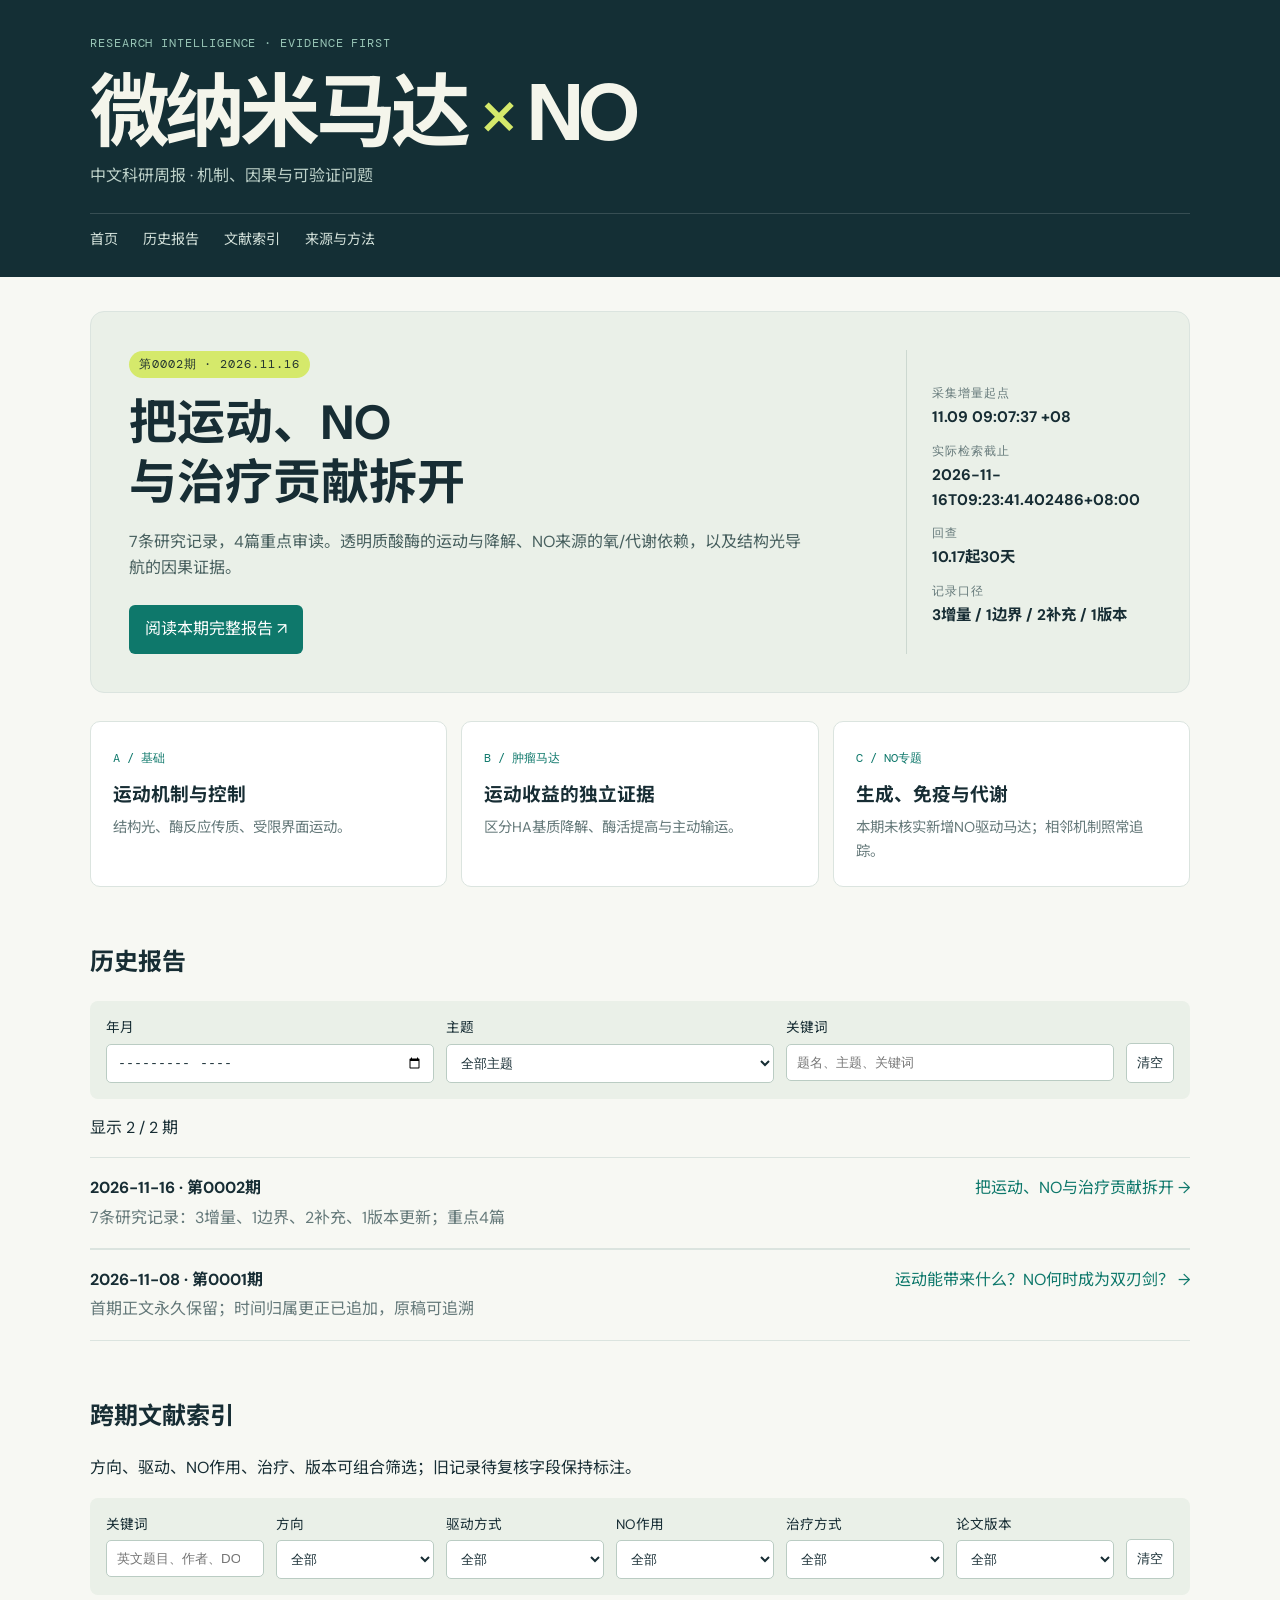
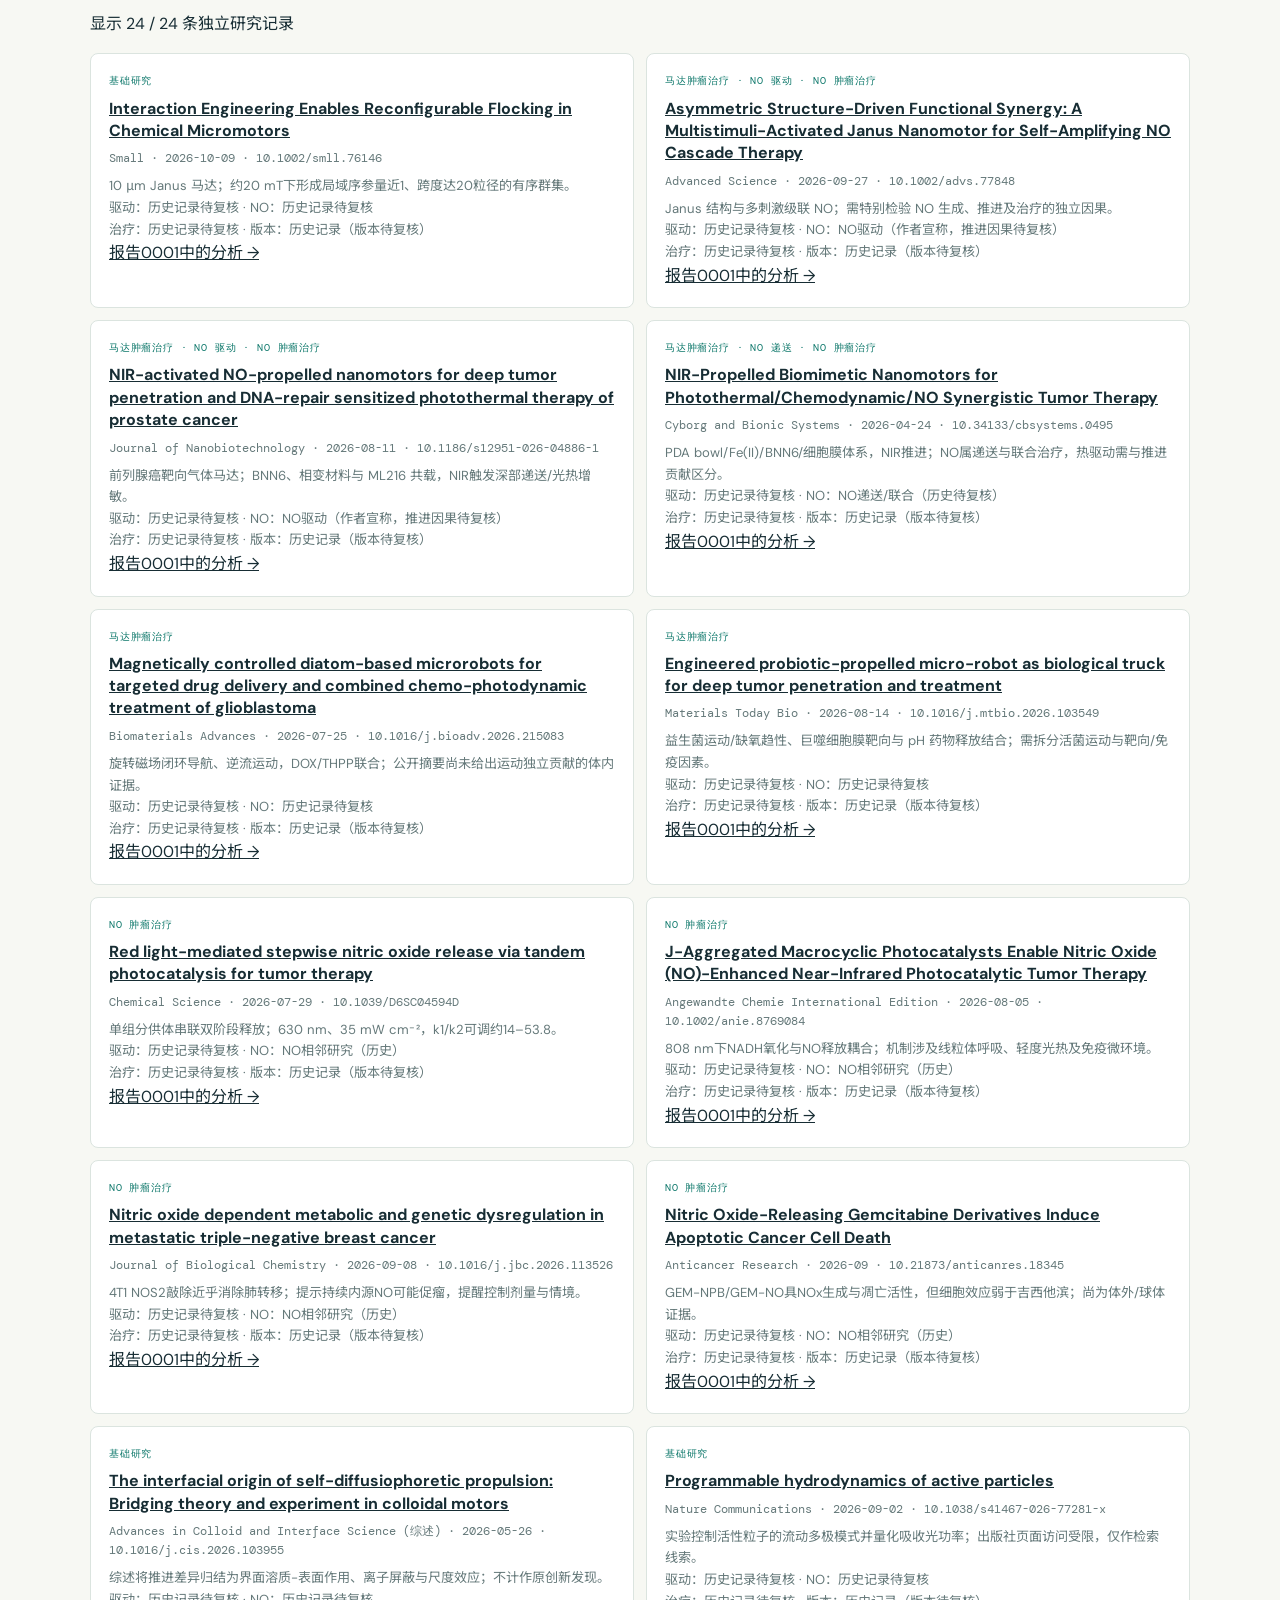
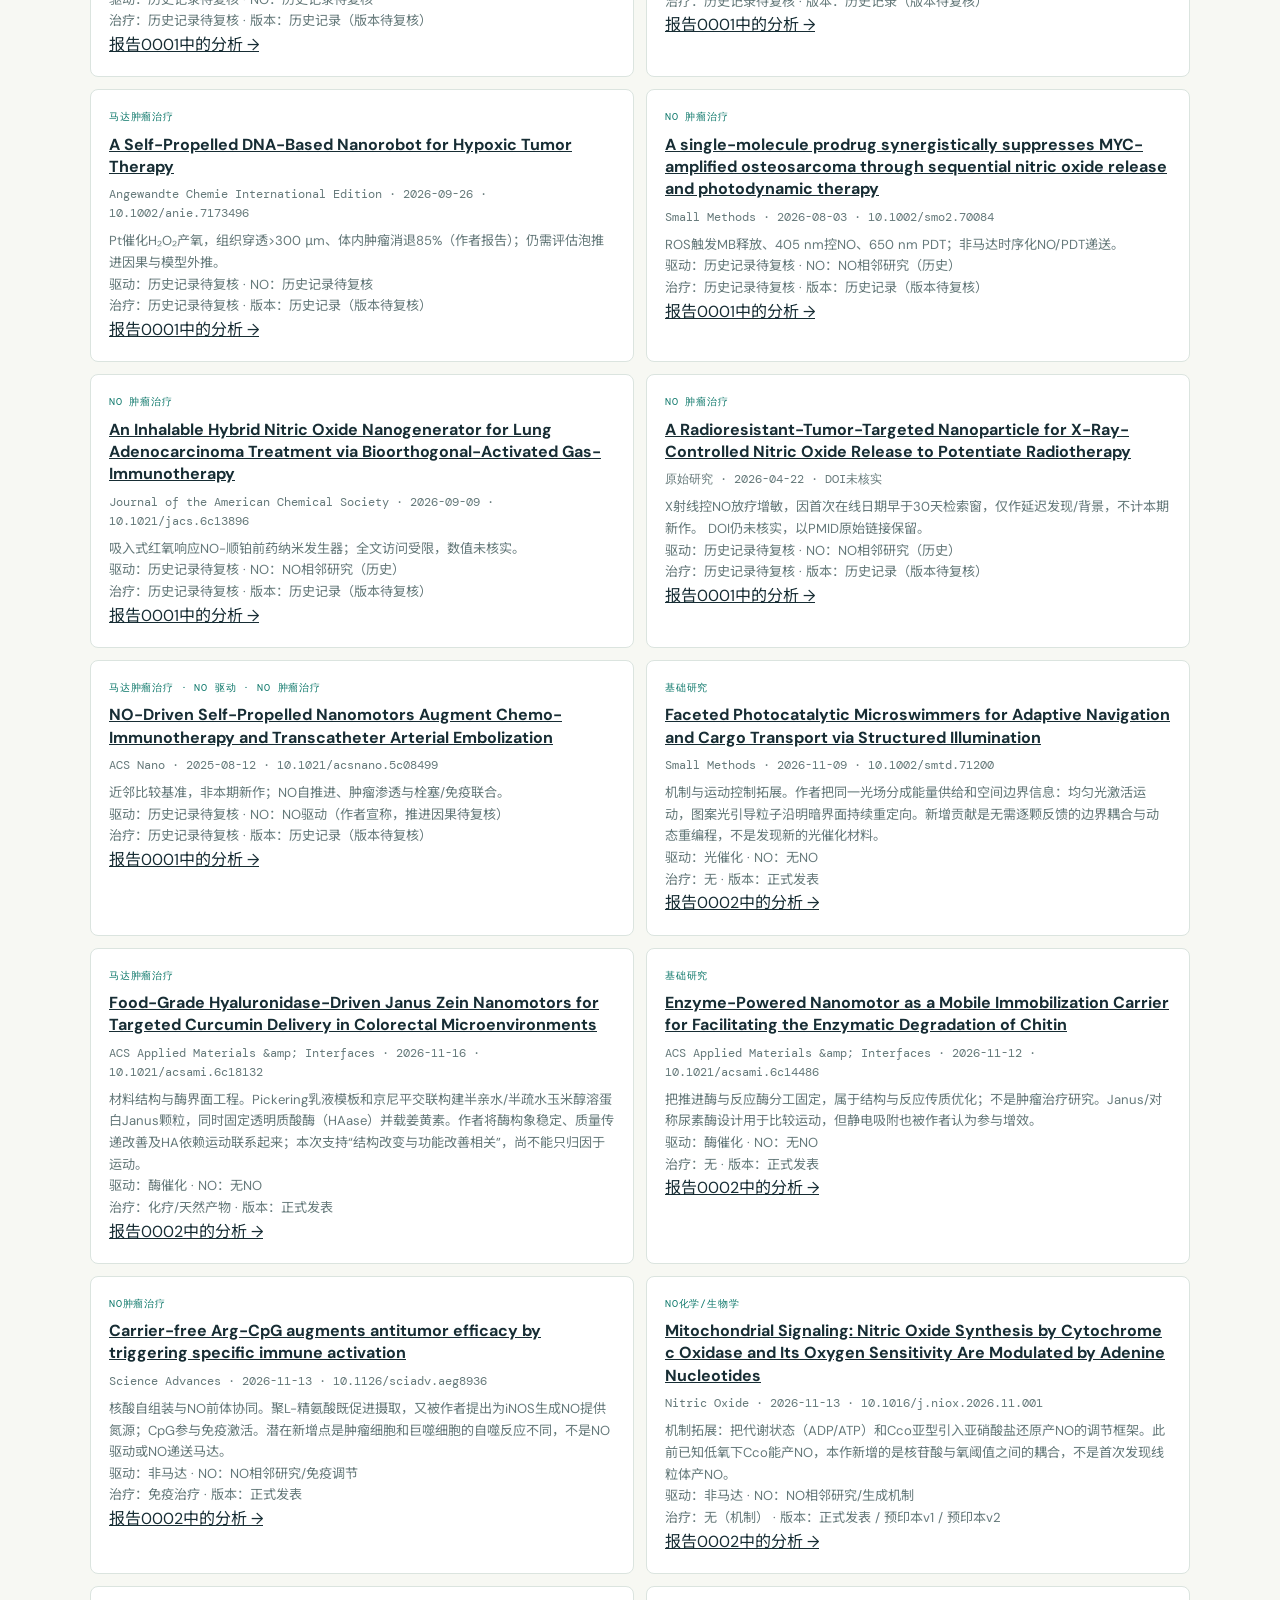
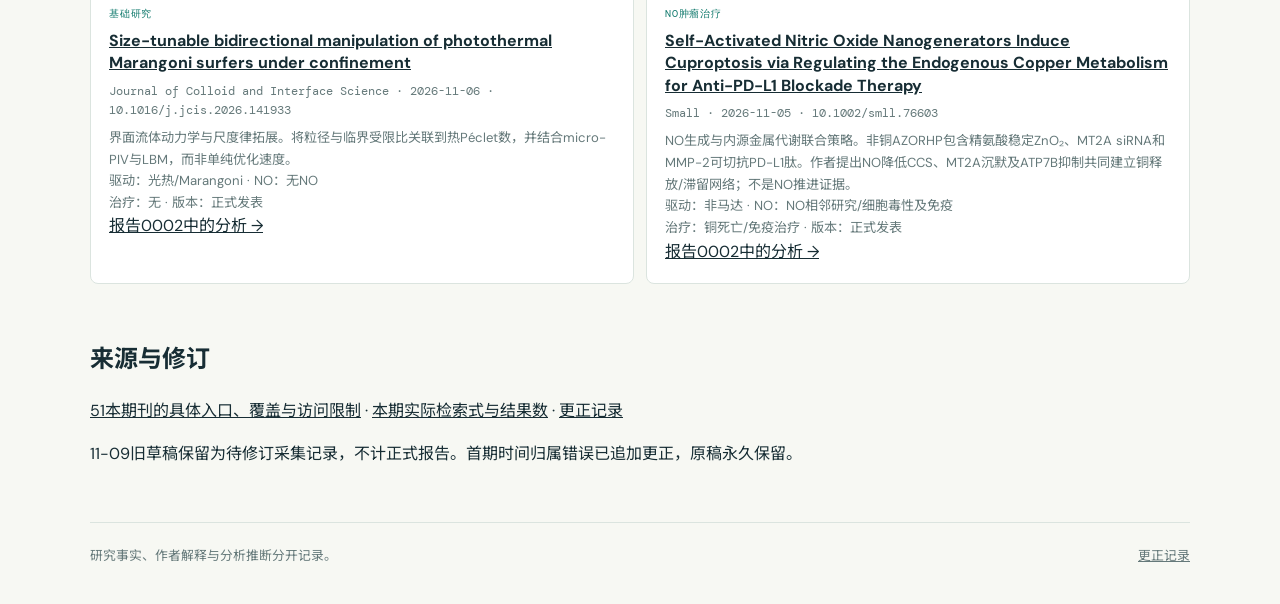
<file: index.html>
<!doctype html><html lang="zh-CN"><head><meta charset="utf-8"><meta name="viewport" content="width=device-width,initial-scale=1"><title>首页｜微纳米马达 × NO</title><link rel="stylesheet" href="style.css"></head><body><header><div class="wrap"><div class="eyebrow">RESEARCH INTELLIGENCE · EVIDENCE FIRST</div><h1>微纳米马达 <span>×</span> NO</h1><p class="sub">中文科研周报 · 机制、因果与可验证问题</p><nav><a href="index.html">首页</a><a href="archive.html">历史报告</a><a href="index.html#index">文献索引</a><a href="sources.html">来源与方法</a></nav></div></header><main class="wrap"><section class="hero"><div><div class="pill">第0002期 · 2026.11.16</div><h2>把运动、NO<br>与治疗贡献拆开</h2><p>7条研究记录，4篇重点审读。透明质酸酶的运动与降解、NO来源的氧/代谢依赖，以及结构光导航的因果证据。</p><a class="button" href="reports/2026-11-16.html">阅读本期完整报告 ↗</a></div><aside><small>采集增量起点</small><strong>11.09 09:07:37 +08</strong><small>实际检索截止</small><strong>2026-11-16T09:23:41.402486+08:00</strong><small>回查</small><strong>10.17起30天</strong><small>记录口径</small><strong>3增量 / 1边界 / 2补充 / 1版本</strong></aside></section><section class="grid three"><a class="tile" href="reports/2026-11-16.html#foundation"><span>A / 基础</span><h3>运动机制与控制</h3><p>结构光、酶反应传质、受限界面运动。</p></a><a class="tile" href="reports/2026-11-16.html#cancer"><span>B / 肿瘤马达</span><h3>运动收益的独立证据</h3><p>区分HA基质降解、酶活提高与主动输运。</p></a><a class="tile" href="reports/2026-11-16.html#no"><span>C / NO专题</span><h3>生成、免疫与代谢</h3><p>本期未核实新增NO驱动马达；相邻机制照常追踪。</p></a></section><section class="section" id="archive"><h2>历史报告</h2><div class="filters"><label>年月<input type="month" id="archive-month"></label><label>主题<select id="archive-theme"><option value="">全部主题</option></select></label><label>关键词<input type="search" id="archive-keyword" placeholder="题名、主题、关键词"></label><button type="button" id="archive-reset">清空</button></div><p id="archive-count" role="status"></p><div id="archive-results"></div><noscript><a href="reports/2026-11-16.html">第0002期</a> · <a href="reports/2026-11-08.html">首期</a></noscript></section><section class="section" id="index"><h2>跨期文献索引</h2><p>方向、驱动、NO作用、治疗、版本可组合筛选；旧记录待复核字段保持标注。</p><div class="filters"><label>关键词<input type="search" id="paper-keyword" placeholder="英文题目、作者、DOI"></label><label>方向<select id="paper-direction"><option value="">全部</option></select></label><label>驱动方式<select id="paper-drive"><option value="">全部</option></select></label><label>NO作用<select id="paper-no"><option value="">全部</option></select></label><label>治疗方式<select id="paper-therapy"><option value="">全部</option></select></label><label>论文版本<select id="paper-version"><option value="">全部</option></select></label><button type="button" id="paper-reset">清空</button></div><p id="paper-count" role="status"></p><div id="paper-results" class="paper-list"></div></section><section class="section"><h2>来源与修订</h2><p><a href="sources.html">51本期刊的具体入口、覆盖与访问限制</a> · <a href="reports/2026-11-16.html#search-log">本期实际检索式与结果数</a> · <a href="data/corrections.json">更正记录</a></p><p>11-09旧草稿保留为待修订采集记录，不计正式报告。首期时间归属错误已追加更正，原稿永久保留。</p></section><script src="site-data.js"></script><script src="index.js"></script></main><footer class="wrap">研究事实、作者解释与分析推断分开记录。<a href="data/corrections.json">更正记录</a></footer></body></html>
</file>
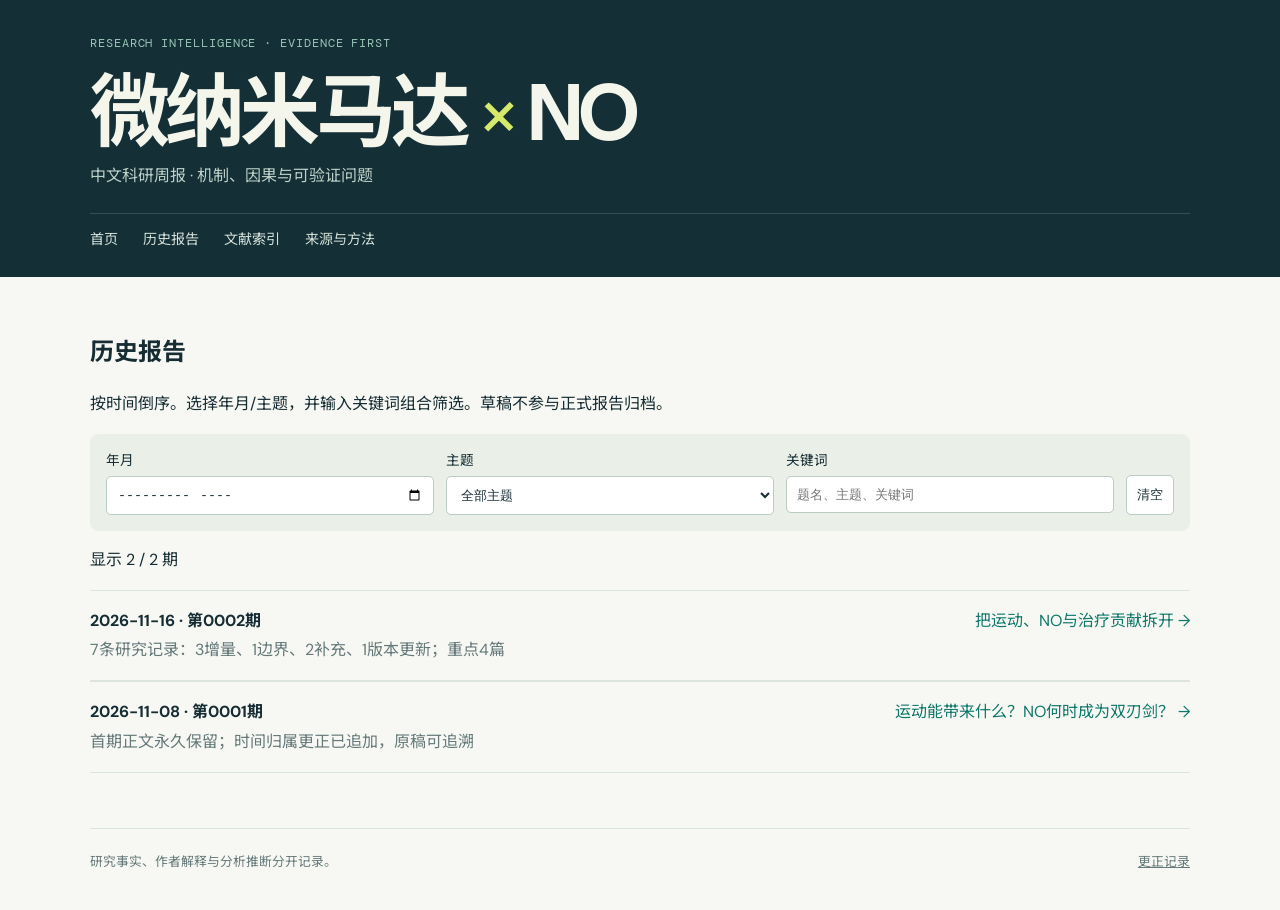
<file: archive.html>
<!doctype html><html lang="zh-CN"><head><meta charset="utf-8"><meta name="viewport" content="width=device-width,initial-scale=1"><title>历史报告｜微纳米马达 × NO</title><link rel="stylesheet" href="style.css"></head><body><header><div class="wrap"><div class="eyebrow">RESEARCH INTELLIGENCE · EVIDENCE FIRST</div><h1>微纳米马达 <span>×</span> NO</h1><p class="sub">中文科研周报 · 机制、因果与可验证问题</p><nav><a href="index.html">首页</a><a href="archive.html">历史报告</a><a href="index.html#index">文献索引</a><a href="sources.html">来源与方法</a></nav></div></header><main class="wrap"><section class="section"><h2>历史报告</h2><p>按时间倒序。选择年月/主题，并输入关键词组合筛选。草稿不参与正式报告归档。</p><div class="filters"><label>年月<input type="month" id="archive-month"></label><label>主题<select id="archive-theme"><option value="">全部主题</option></select></label><label>关键词<input type="search" id="archive-keyword" placeholder="题名、主题、关键词"></label><button type="button" id="archive-reset">清空</button></div><p id="archive-count" role="status"></p><div id="archive-results"></div></section><script src="site-data.js"></script><script src="index.js"></script></main><footer class="wrap">研究事实、作者解释与分析推断分开记录。<a href="data/corrections.json">更正记录</a></footer></body></html>
</file>
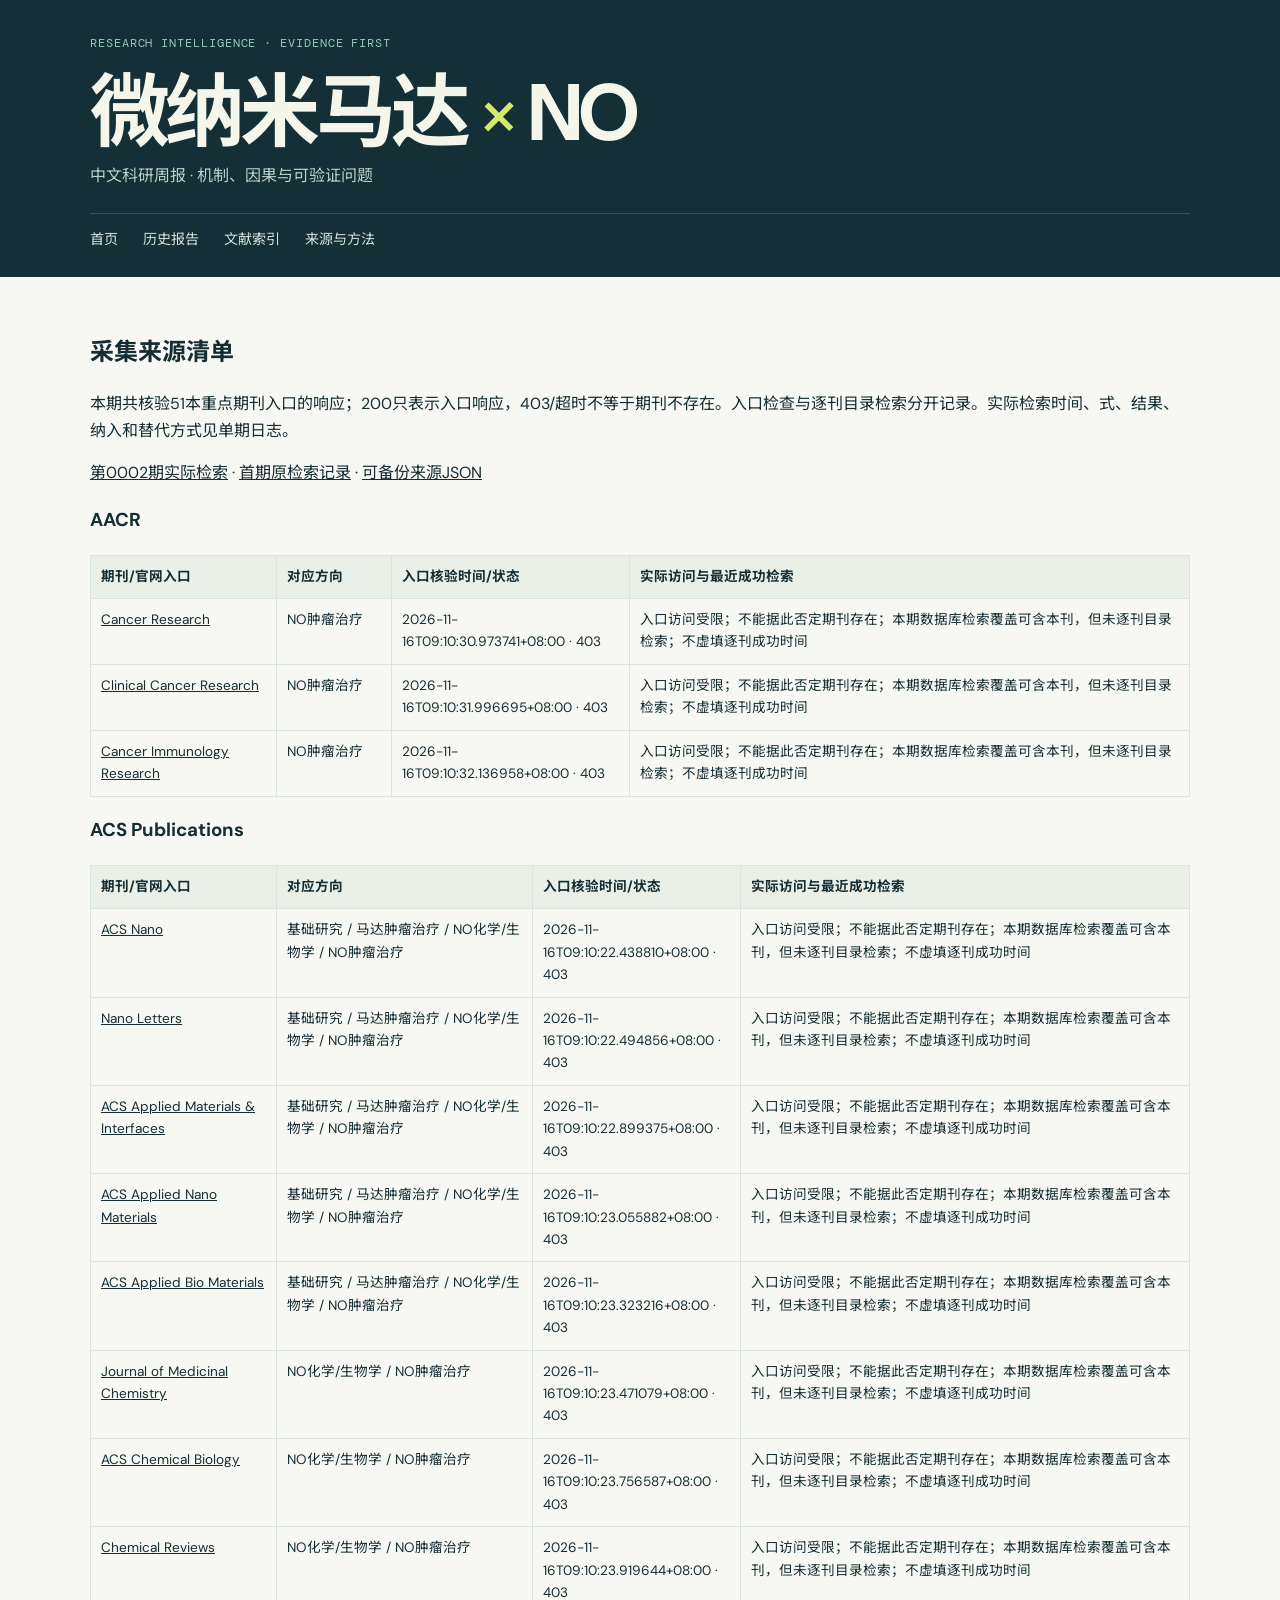
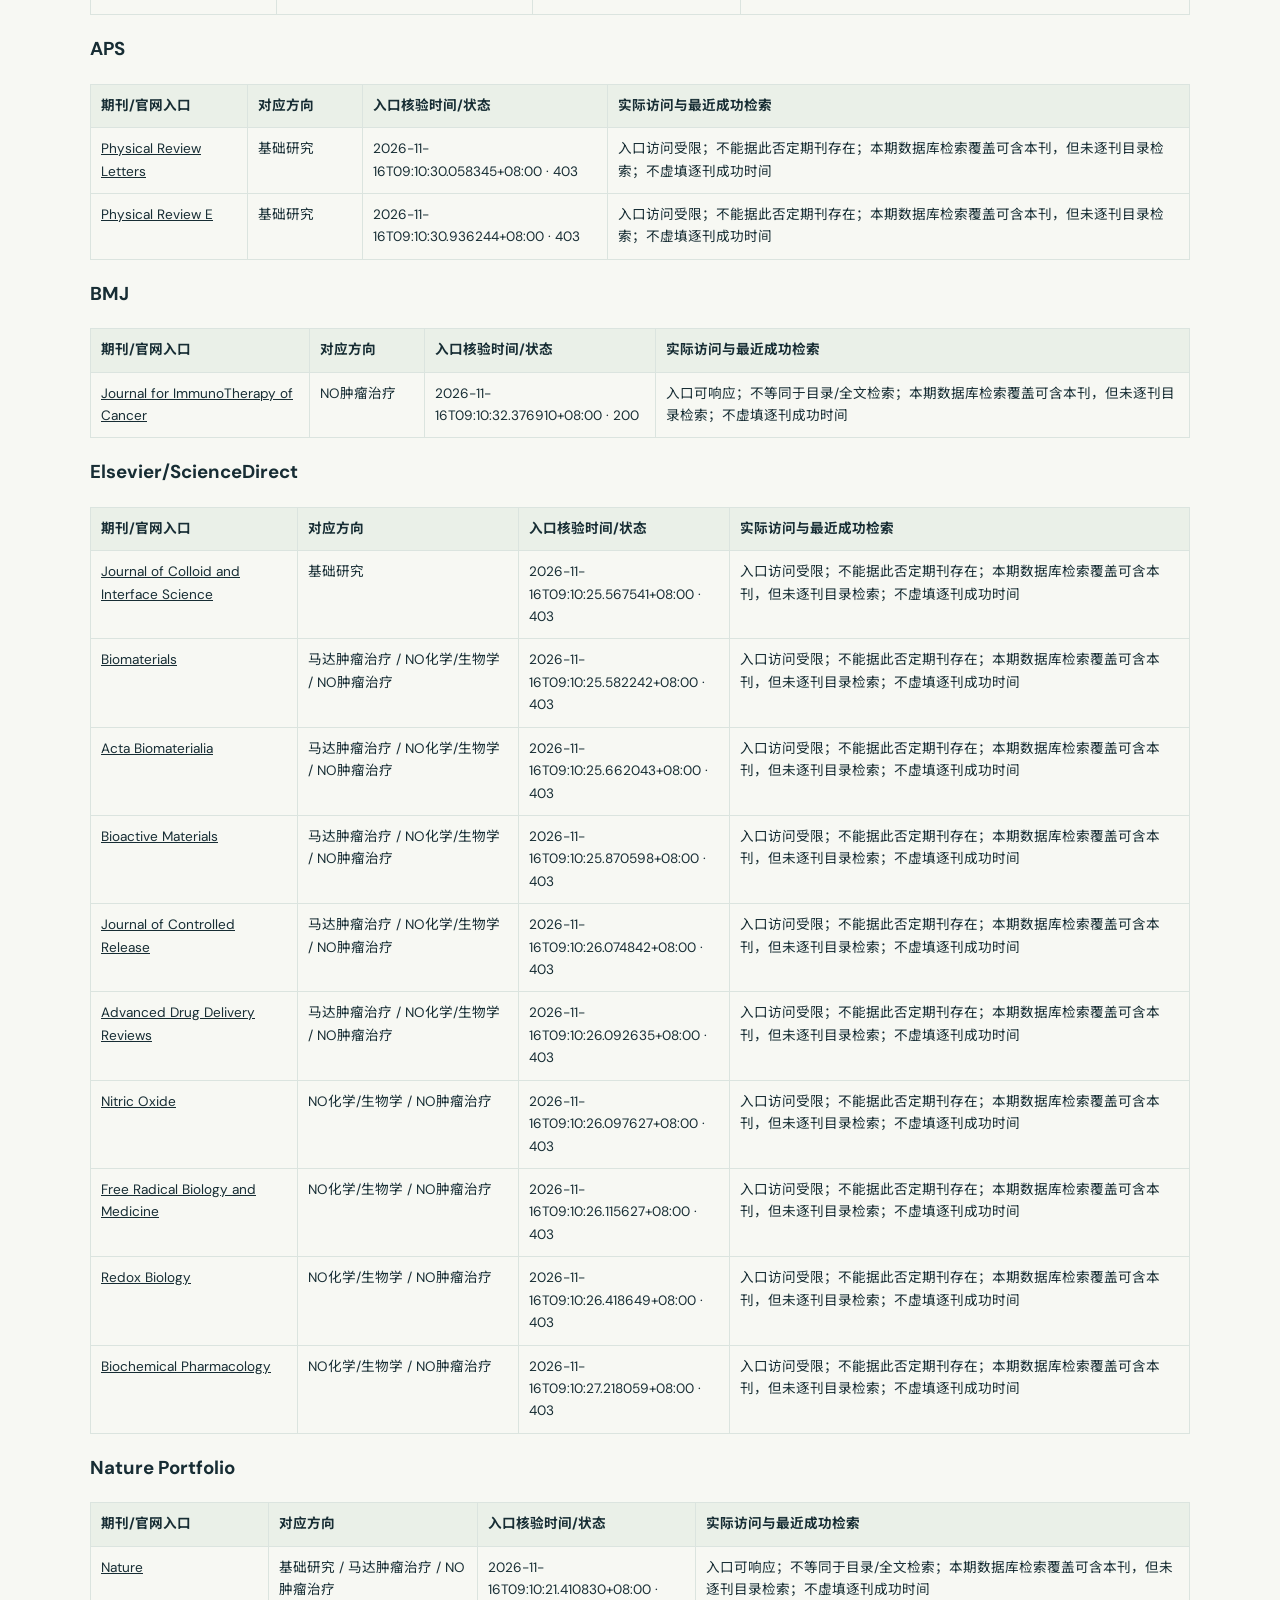
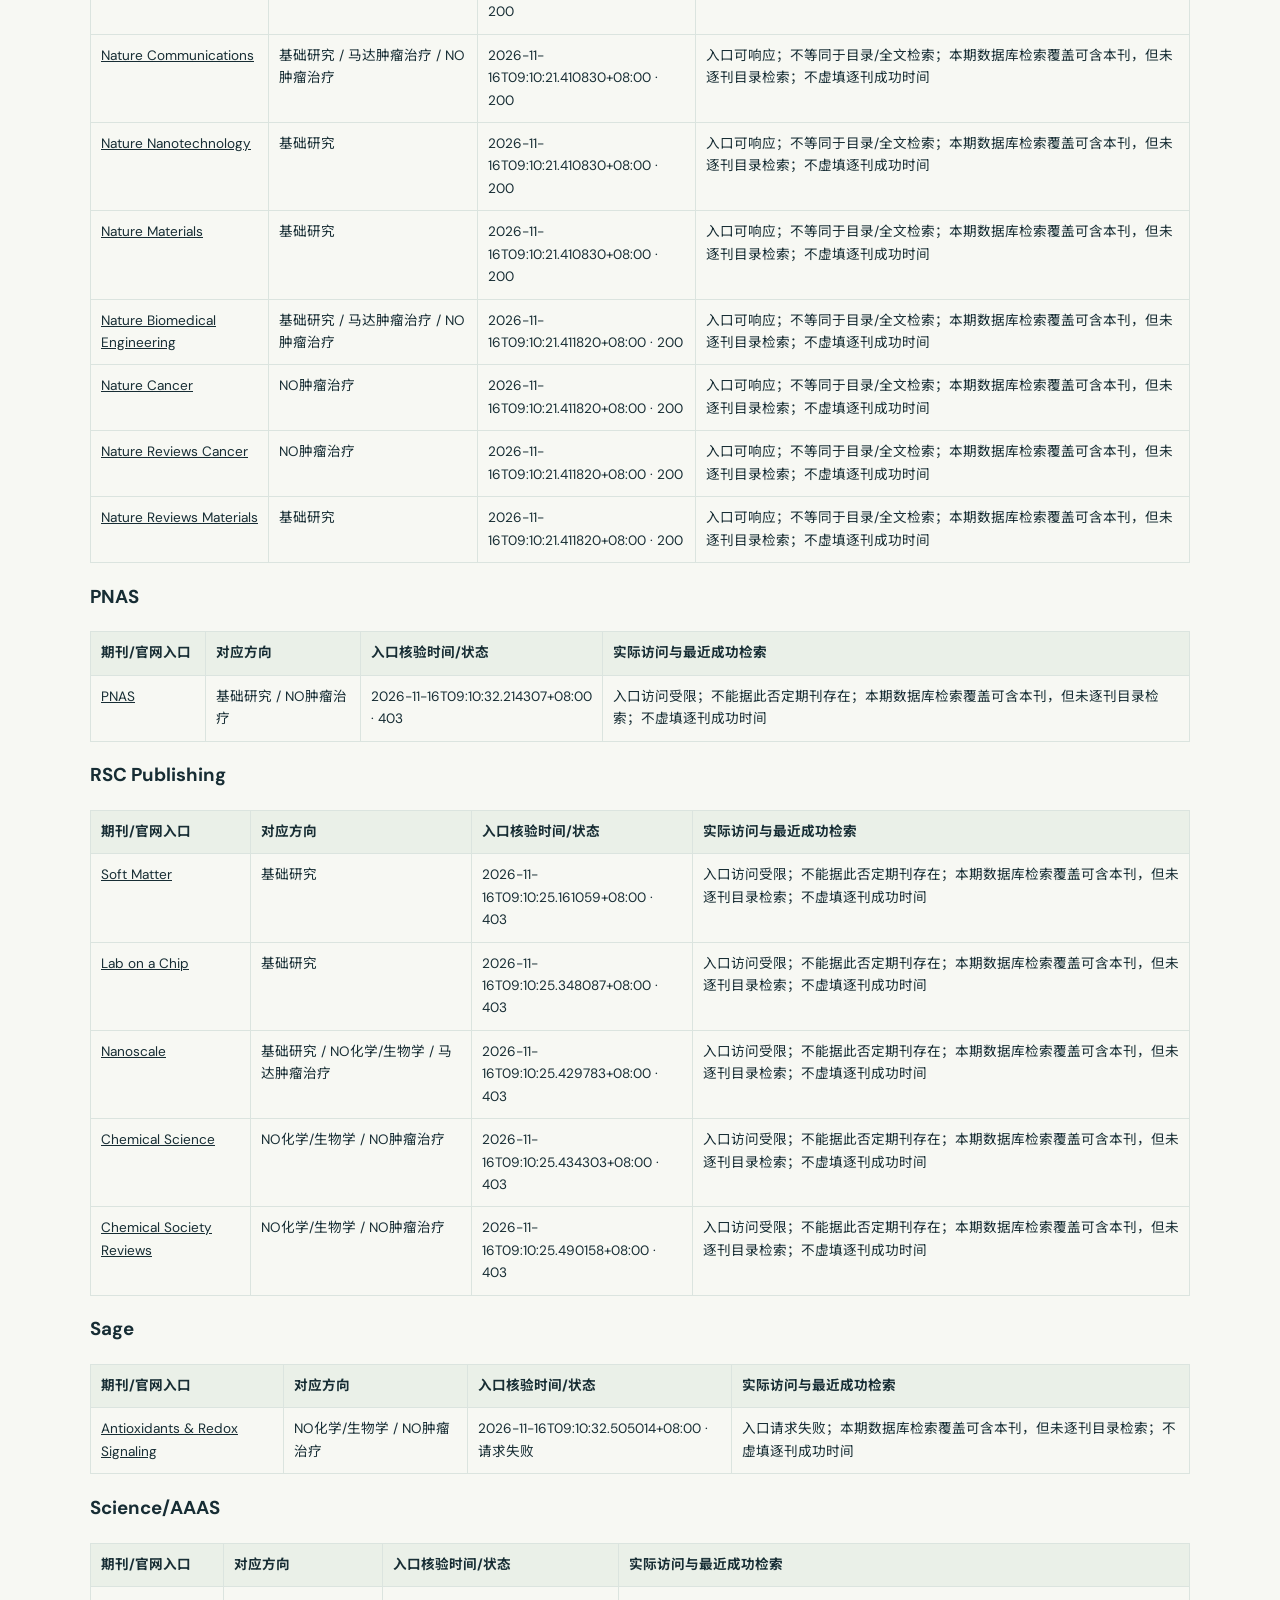
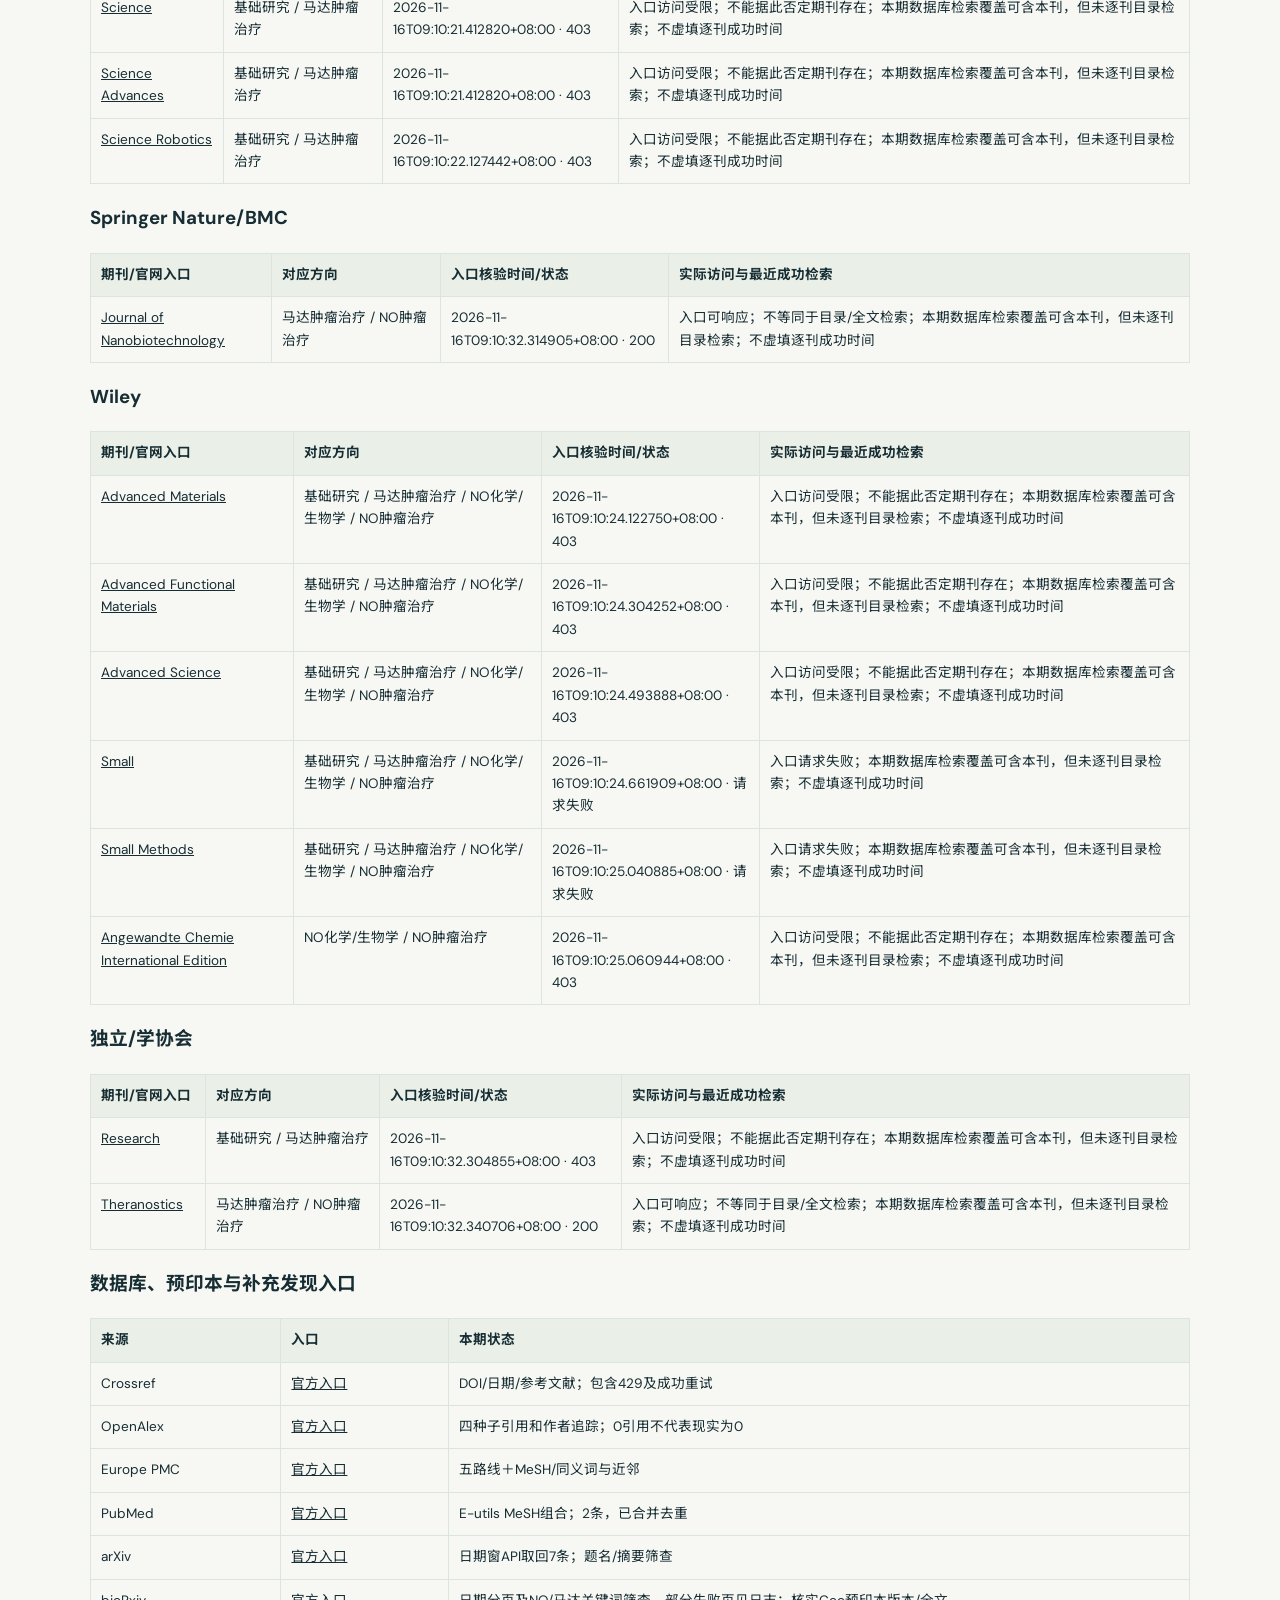
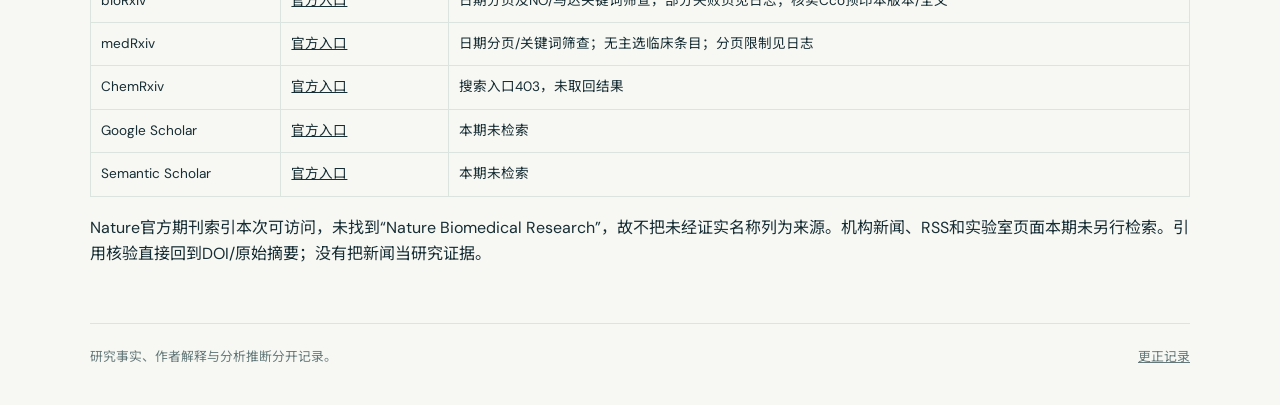
<file: sources.html>
<!doctype html><html lang="zh-CN"><head><meta charset="utf-8"><meta name="viewport" content="width=device-width,initial-scale=1"><title>来源与方法｜微纳米马达 × NO</title><link rel="stylesheet" href="style.css"></head><body><header><div class="wrap"><div class="eyebrow">RESEARCH INTELLIGENCE · EVIDENCE FIRST</div><h1>微纳米马达 <span>×</span> NO</h1><p class="sub">中文科研周报 · 机制、因果与可验证问题</p><nav><a href="index.html">首页</a><a href="archive.html">历史报告</a><a href="index.html#index">文献索引</a><a href="sources.html">来源与方法</a></nav></div></header><main class="wrap"><section class="section"><h2>采集来源清单</h2><p>本期共核验51本重点期刊入口的响应；200只表示入口响应，403/超时不等于期刊不存在。入口检查与逐刊目录检索分开记录。实际检索时间、式、结果、纳入和替代方式见单期日志。</p><p><a href="reports/2026-11-16.html#search-log">第0002期实际检索</a> · <a href="reports/2026-11-08.html#search-log">首期原检索记录</a> · <a href="data/source-inventory-0002.json">可备份来源JSON</a></p><h3>AACR</h3><div class="table-scroll"><table><thead><tr><th>期刊/官网入口</th><th>对应方向</th><th>入口核验时间/状态</th><th>实际访问与最近成功检索</th></tr></thead><tbody><tr><td><a href="https://aacrjournals.org/cancerres">Cancer Research</a></td><td>NO肿瘤治疗</td><td>2026-11-16T09:10:30.973741+08:00 · 403</td><td>入口访问受限；不能据此否定期刊存在；本期数据库检索覆盖可含本刊，但未逐刊目录检索；不虚填逐刊成功时间</td></tr><tr><td><a href="https://aacrjournals.org/clincancerres">Clinical Cancer Research</a></td><td>NO肿瘤治疗</td><td>2026-11-16T09:10:31.996695+08:00 · 403</td><td>入口访问受限；不能据此否定期刊存在；本期数据库检索覆盖可含本刊，但未逐刊目录检索；不虚填逐刊成功时间</td></tr><tr><td><a href="https://aacrjournals.org/cancerimmunolres">Cancer Immunology Research</a></td><td>NO肿瘤治疗</td><td>2026-11-16T09:10:32.136958+08:00 · 403</td><td>入口访问受限；不能据此否定期刊存在；本期数据库检索覆盖可含本刊，但未逐刊目录检索；不虚填逐刊成功时间</td></tr></tbody></table></div><h3>ACS Publications</h3><div class="table-scroll"><table><thead><tr><th>期刊/官网入口</th><th>对应方向</th><th>入口核验时间/状态</th><th>实际访问与最近成功检索</th></tr></thead><tbody><tr><td><a href="https://pubs.acs.org/journal/ancac3">ACS Nano</a></td><td>基础研究 / 马达肿瘤治疗 / NO化学/生物学 / NO肿瘤治疗</td><td>2026-11-16T09:10:22.438810+08:00 · 403</td><td>入口访问受限；不能据此否定期刊存在；本期数据库检索覆盖可含本刊，但未逐刊目录检索；不虚填逐刊成功时间</td></tr><tr><td><a href="https://pubs.acs.org/journal/nalefd">Nano Letters</a></td><td>基础研究 / 马达肿瘤治疗 / NO化学/生物学 / NO肿瘤治疗</td><td>2026-11-16T09:10:22.494856+08:00 · 403</td><td>入口访问受限；不能据此否定期刊存在；本期数据库检索覆盖可含本刊，但未逐刊目录检索；不虚填逐刊成功时间</td></tr><tr><td><a href="https://pubs.acs.org/journal/aamick">ACS Applied Materials &amp; Interfaces</a></td><td>基础研究 / 马达肿瘤治疗 / NO化学/生物学 / NO肿瘤治疗</td><td>2026-11-16T09:10:22.899375+08:00 · 403</td><td>入口访问受限；不能据此否定期刊存在；本期数据库检索覆盖可含本刊，但未逐刊目录检索；不虚填逐刊成功时间</td></tr><tr><td><a href="https://pubs.acs.org/journal/aanmf6">ACS Applied Nano Materials</a></td><td>基础研究 / 马达肿瘤治疗 / NO化学/生物学 / NO肿瘤治疗</td><td>2026-11-16T09:10:23.055882+08:00 · 403</td><td>入口访问受限；不能据此否定期刊存在；本期数据库检索覆盖可含本刊，但未逐刊目录检索；不虚填逐刊成功时间</td></tr><tr><td><a href="https://pubs.acs.org/journal/aabmcb">ACS Applied Bio Materials</a></td><td>基础研究 / 马达肿瘤治疗 / NO化学/生物学 / NO肿瘤治疗</td><td>2026-11-16T09:10:23.323216+08:00 · 403</td><td>入口访问受限；不能据此否定期刊存在；本期数据库检索覆盖可含本刊，但未逐刊目录检索；不虚填逐刊成功时间</td></tr><tr><td><a href="https://pubs.acs.org/journal/jmcmar">Journal of Medicinal Chemistry</a></td><td>NO化学/生物学 / NO肿瘤治疗</td><td>2026-11-16T09:10:23.471079+08:00 · 403</td><td>入口访问受限；不能据此否定期刊存在；本期数据库检索覆盖可含本刊，但未逐刊目录检索；不虚填逐刊成功时间</td></tr><tr><td><a href="https://pubs.acs.org/journal/acbcct">ACS Chemical Biology</a></td><td>NO化学/生物学 / NO肿瘤治疗</td><td>2026-11-16T09:10:23.756587+08:00 · 403</td><td>入口访问受限；不能据此否定期刊存在；本期数据库检索覆盖可含本刊，但未逐刊目录检索；不虚填逐刊成功时间</td></tr><tr><td><a href="https://pubs.acs.org/journal/chreay">Chemical Reviews</a></td><td>NO化学/生物学 / NO肿瘤治疗</td><td>2026-11-16T09:10:23.919644+08:00 · 403</td><td>入口访问受限；不能据此否定期刊存在；本期数据库检索覆盖可含本刊，但未逐刊目录检索；不虚填逐刊成功时间</td></tr></tbody></table></div><h3>APS</h3><div class="table-scroll"><table><thead><tr><th>期刊/官网入口</th><th>对应方向</th><th>入口核验时间/状态</th><th>实际访问与最近成功检索</th></tr></thead><tbody><tr><td><a href="https://journals.aps.org/prl/">Physical Review Letters</a></td><td>基础研究</td><td>2026-11-16T09:10:30.058345+08:00 · 403</td><td>入口访问受限；不能据此否定期刊存在；本期数据库检索覆盖可含本刊，但未逐刊目录检索；不虚填逐刊成功时间</td></tr><tr><td><a href="https://journals.aps.org/pre/">Physical Review E</a></td><td>基础研究</td><td>2026-11-16T09:10:30.936244+08:00 · 403</td><td>入口访问受限；不能据此否定期刊存在；本期数据库检索覆盖可含本刊，但未逐刊目录检索；不虚填逐刊成功时间</td></tr></tbody></table></div><h3>BMJ</h3><div class="table-scroll"><table><thead><tr><th>期刊/官网入口</th><th>对应方向</th><th>入口核验时间/状态</th><th>实际访问与最近成功检索</th></tr></thead><tbody><tr><td><a href="https://jitc.bmj.com/">Journal for ImmunoTherapy of Cancer</a></td><td>NO肿瘤治疗</td><td>2026-11-16T09:10:32.376910+08:00 · 200</td><td>入口可响应；不等同于目录/全文检索；本期数据库检索覆盖可含本刊，但未逐刊目录检索；不虚填逐刊成功时间</td></tr></tbody></table></div><h3>Elsevier/ScienceDirect</h3><div class="table-scroll"><table><thead><tr><th>期刊/官网入口</th><th>对应方向</th><th>入口核验时间/状态</th><th>实际访问与最近成功检索</th></tr></thead><tbody><tr><td><a href="https://www.sciencedirect.com/journal/journal-of-colloid-and-interface-science">Journal of Colloid and Interface Science</a></td><td>基础研究</td><td>2026-11-16T09:10:25.567541+08:00 · 403</td><td>入口访问受限；不能据此否定期刊存在；本期数据库检索覆盖可含本刊，但未逐刊目录检索；不虚填逐刊成功时间</td></tr><tr><td><a href="https://www.sciencedirect.com/journal/biomaterials">Biomaterials</a></td><td>马达肿瘤治疗 / NO化学/生物学 / NO肿瘤治疗</td><td>2026-11-16T09:10:25.582242+08:00 · 403</td><td>入口访问受限；不能据此否定期刊存在；本期数据库检索覆盖可含本刊，但未逐刊目录检索；不虚填逐刊成功时间</td></tr><tr><td><a href="https://www.sciencedirect.com/journal/acta-biomaterialia">Acta Biomaterialia</a></td><td>马达肿瘤治疗 / NO化学/生物学 / NO肿瘤治疗</td><td>2026-11-16T09:10:25.662043+08:00 · 403</td><td>入口访问受限；不能据此否定期刊存在；本期数据库检索覆盖可含本刊，但未逐刊目录检索；不虚填逐刊成功时间</td></tr><tr><td><a href="https://www.sciencedirect.com/journal/bioactive-materials">Bioactive Materials</a></td><td>马达肿瘤治疗 / NO化学/生物学 / NO肿瘤治疗</td><td>2026-11-16T09:10:25.870598+08:00 · 403</td><td>入口访问受限；不能据此否定期刊存在；本期数据库检索覆盖可含本刊，但未逐刊目录检索；不虚填逐刊成功时间</td></tr><tr><td><a href="https://www.sciencedirect.com/journal/journal-of-controlled-release">Journal of Controlled Release</a></td><td>马达肿瘤治疗 / NO化学/生物学 / NO肿瘤治疗</td><td>2026-11-16T09:10:26.074842+08:00 · 403</td><td>入口访问受限；不能据此否定期刊存在；本期数据库检索覆盖可含本刊，但未逐刊目录检索；不虚填逐刊成功时间</td></tr><tr><td><a href="https://www.sciencedirect.com/journal/advanced-drug-delivery-reviews">Advanced Drug Delivery Reviews</a></td><td>马达肿瘤治疗 / NO化学/生物学 / NO肿瘤治疗</td><td>2026-11-16T09:10:26.092635+08:00 · 403</td><td>入口访问受限；不能据此否定期刊存在；本期数据库检索覆盖可含本刊，但未逐刊目录检索；不虚填逐刊成功时间</td></tr><tr><td><a href="https://www.sciencedirect.com/journal/nitric-oxide">Nitric Oxide</a></td><td>NO化学/生物学 / NO肿瘤治疗</td><td>2026-11-16T09:10:26.097627+08:00 · 403</td><td>入口访问受限；不能据此否定期刊存在；本期数据库检索覆盖可含本刊，但未逐刊目录检索；不虚填逐刊成功时间</td></tr><tr><td><a href="https://www.sciencedirect.com/journal/free-radical-biology-and-medicine">Free Radical Biology and Medicine</a></td><td>NO化学/生物学 / NO肿瘤治疗</td><td>2026-11-16T09:10:26.115627+08:00 · 403</td><td>入口访问受限；不能据此否定期刊存在；本期数据库检索覆盖可含本刊，但未逐刊目录检索；不虚填逐刊成功时间</td></tr><tr><td><a href="https://www.sciencedirect.com/journal/redox-biology">Redox Biology</a></td><td>NO化学/生物学 / NO肿瘤治疗</td><td>2026-11-16T09:10:26.418649+08:00 · 403</td><td>入口访问受限；不能据此否定期刊存在；本期数据库检索覆盖可含本刊，但未逐刊目录检索；不虚填逐刊成功时间</td></tr><tr><td><a href="https://www.sciencedirect.com/journal/biochemical-pharmacology">Biochemical Pharmacology</a></td><td>NO化学/生物学 / NO肿瘤治疗</td><td>2026-11-16T09:10:27.218059+08:00 · 403</td><td>入口访问受限；不能据此否定期刊存在；本期数据库检索覆盖可含本刊，但未逐刊目录检索；不虚填逐刊成功时间</td></tr></tbody></table></div><h3>Nature Portfolio</h3><div class="table-scroll"><table><thead><tr><th>期刊/官网入口</th><th>对应方向</th><th>入口核验时间/状态</th><th>实际访问与最近成功检索</th></tr></thead><tbody><tr><td><a href="https://www.nature.com/nature/">Nature</a></td><td>基础研究 / 马达肿瘤治疗 / NO肿瘤治疗</td><td>2026-11-16T09:10:21.410830+08:00 · 200</td><td>入口可响应；不等同于目录/全文检索；本期数据库检索覆盖可含本刊，但未逐刊目录检索；不虚填逐刊成功时间</td></tr><tr><td><a href="https://www.nature.com/ncomms/">Nature Communications</a></td><td>基础研究 / 马达肿瘤治疗 / NO肿瘤治疗</td><td>2026-11-16T09:10:21.410830+08:00 · 200</td><td>入口可响应；不等同于目录/全文检索；本期数据库检索覆盖可含本刊，但未逐刊目录检索；不虚填逐刊成功时间</td></tr><tr><td><a href="https://www.nature.com/nnano/">Nature Nanotechnology</a></td><td>基础研究</td><td>2026-11-16T09:10:21.410830+08:00 · 200</td><td>入口可响应；不等同于目录/全文检索；本期数据库检索覆盖可含本刊，但未逐刊目录检索；不虚填逐刊成功时间</td></tr><tr><td><a href="https://www.nature.com/nmat/">Nature Materials</a></td><td>基础研究</td><td>2026-11-16T09:10:21.410830+08:00 · 200</td><td>入口可响应；不等同于目录/全文检索；本期数据库检索覆盖可含本刊，但未逐刊目录检索；不虚填逐刊成功时间</td></tr><tr><td><a href="https://www.nature.com/natbiomedeng/">Nature Biomedical Engineering</a></td><td>基础研究 / 马达肿瘤治疗 / NO肿瘤治疗</td><td>2026-11-16T09:10:21.411820+08:00 · 200</td><td>入口可响应；不等同于目录/全文检索；本期数据库检索覆盖可含本刊，但未逐刊目录检索；不虚填逐刊成功时间</td></tr><tr><td><a href="https://www.nature.com/natcancer/">Nature Cancer</a></td><td>NO肿瘤治疗</td><td>2026-11-16T09:10:21.411820+08:00 · 200</td><td>入口可响应；不等同于目录/全文检索；本期数据库检索覆盖可含本刊，但未逐刊目录检索；不虚填逐刊成功时间</td></tr><tr><td><a href="https://www.nature.com/nrc/">Nature Reviews Cancer</a></td><td>NO肿瘤治疗</td><td>2026-11-16T09:10:21.411820+08:00 · 200</td><td>入口可响应；不等同于目录/全文检索；本期数据库检索覆盖可含本刊，但未逐刊目录检索；不虚填逐刊成功时间</td></tr><tr><td><a href="https://www.nature.com/natrevmats/">Nature Reviews Materials</a></td><td>基础研究</td><td>2026-11-16T09:10:21.411820+08:00 · 200</td><td>入口可响应；不等同于目录/全文检索；本期数据库检索覆盖可含本刊，但未逐刊目录检索；不虚填逐刊成功时间</td></tr></tbody></table></div><h3>PNAS</h3><div class="table-scroll"><table><thead><tr><th>期刊/官网入口</th><th>对应方向</th><th>入口核验时间/状态</th><th>实际访问与最近成功检索</th></tr></thead><tbody><tr><td><a href="https://www.pnas.org/">PNAS</a></td><td>基础研究 / NO肿瘤治疗</td><td>2026-11-16T09:10:32.214307+08:00 · 403</td><td>入口访问受限；不能据此否定期刊存在；本期数据库检索覆盖可含本刊，但未逐刊目录检索；不虚填逐刊成功时间</td></tr></tbody></table></div><h3>RSC Publishing</h3><div class="table-scroll"><table><thead><tr><th>期刊/官网入口</th><th>对应方向</th><th>入口核验时间/状态</th><th>实际访问与最近成功检索</th></tr></thead><tbody><tr><td><a href="https://pubs.rsc.org/en/journals/journalissues/sm">Soft Matter</a></td><td>基础研究</td><td>2026-11-16T09:10:25.161059+08:00 · 403</td><td>入口访问受限；不能据此否定期刊存在；本期数据库检索覆盖可含本刊，但未逐刊目录检索；不虚填逐刊成功时间</td></tr><tr><td><a href="https://pubs.rsc.org/en/journals/journalissues/lc">Lab on a Chip</a></td><td>基础研究</td><td>2026-11-16T09:10:25.348087+08:00 · 403</td><td>入口访问受限；不能据此否定期刊存在；本期数据库检索覆盖可含本刊，但未逐刊目录检索；不虚填逐刊成功时间</td></tr><tr><td><a href="https://pubs.rsc.org/en/journals/journalissues/nr">Nanoscale</a></td><td>基础研究 / NO化学/生物学 / 马达肿瘤治疗</td><td>2026-11-16T09:10:25.429783+08:00 · 403</td><td>入口访问受限；不能据此否定期刊存在；本期数据库检索覆盖可含本刊，但未逐刊目录检索；不虚填逐刊成功时间</td></tr><tr><td><a href="https://pubs.rsc.org/en/journals/journalissues/sc">Chemical Science</a></td><td>NO化学/生物学 / NO肿瘤治疗</td><td>2026-11-16T09:10:25.434303+08:00 · 403</td><td>入口访问受限；不能据此否定期刊存在；本期数据库检索覆盖可含本刊，但未逐刊目录检索；不虚填逐刊成功时间</td></tr><tr><td><a href="https://pubs.rsc.org/en/journals/journalissues/cs">Chemical Society Reviews</a></td><td>NO化学/生物学 / NO肿瘤治疗</td><td>2026-11-16T09:10:25.490158+08:00 · 403</td><td>入口访问受限；不能据此否定期刊存在；本期数据库检索覆盖可含本刊，但未逐刊目录检索；不虚填逐刊成功时间</td></tr></tbody></table></div><h3>Sage</h3><div class="table-scroll"><table><thead><tr><th>期刊/官网入口</th><th>对应方向</th><th>入口核验时间/状态</th><th>实际访问与最近成功检索</th></tr></thead><tbody><tr><td><a href="https://journals.sagepub.com/home/ars">Antioxidants &amp; Redox Signaling</a></td><td>NO化学/生物学 / NO肿瘤治疗</td><td>2026-11-16T09:10:32.505014+08:00 · 请求失败</td><td>入口请求失败；本期数据库检索覆盖可含本刊，但未逐刊目录检索；不虚填逐刊成功时间</td></tr></tbody></table></div><h3>Science/AAAS</h3><div class="table-scroll"><table><thead><tr><th>期刊/官网入口</th><th>对应方向</th><th>入口核验时间/状态</th><th>实际访问与最近成功检索</th></tr></thead><tbody><tr><td><a href="https://www.science.org/journal/science">Science</a></td><td>基础研究 / 马达肿瘤治疗</td><td>2026-11-16T09:10:21.412820+08:00 · 403</td><td>入口访问受限；不能据此否定期刊存在；本期数据库检索覆盖可含本刊，但未逐刊目录检索；不虚填逐刊成功时间</td></tr><tr><td><a href="https://www.science.org/journal/sciadv">Science Advances</a></td><td>基础研究 / 马达肿瘤治疗</td><td>2026-11-16T09:10:21.412820+08:00 · 403</td><td>入口访问受限；不能据此否定期刊存在；本期数据库检索覆盖可含本刊，但未逐刊目录检索；不虚填逐刊成功时间</td></tr><tr><td><a href="https://www.science.org/journal/scirobotics">Science Robotics</a></td><td>基础研究 / 马达肿瘤治疗</td><td>2026-11-16T09:10:22.127442+08:00 · 403</td><td>入口访问受限；不能据此否定期刊存在；本期数据库检索覆盖可含本刊，但未逐刊目录检索；不虚填逐刊成功时间</td></tr></tbody></table></div><h3>Springer Nature/BMC</h3><div class="table-scroll"><table><thead><tr><th>期刊/官网入口</th><th>对应方向</th><th>入口核验时间/状态</th><th>实际访问与最近成功检索</th></tr></thead><tbody><tr><td><a href="https://jnanobiotechnology.biomedcentral.com/">Journal of Nanobiotechnology</a></td><td>马达肿瘤治疗 / NO肿瘤治疗</td><td>2026-11-16T09:10:32.314905+08:00 · 200</td><td>入口可响应；不等同于目录/全文检索；本期数据库检索覆盖可含本刊，但未逐刊目录检索；不虚填逐刊成功时间</td></tr></tbody></table></div><h3>Wiley</h3><div class="table-scroll"><table><thead><tr><th>期刊/官网入口</th><th>对应方向</th><th>入口核验时间/状态</th><th>实际访问与最近成功检索</th></tr></thead><tbody><tr><td><a href="https://advanced.onlinelibrary.wiley.com/journal/15214095">Advanced Materials</a></td><td>基础研究 / 马达肿瘤治疗 / NO化学/生物学 / NO肿瘤治疗</td><td>2026-11-16T09:10:24.122750+08:00 · 403</td><td>入口访问受限；不能据此否定期刊存在；本期数据库检索覆盖可含本刊，但未逐刊目录检索；不虚填逐刊成功时间</td></tr><tr><td><a href="https://advanced.onlinelibrary.wiley.com/journal/16163028">Advanced Functional Materials</a></td><td>基础研究 / 马达肿瘤治疗 / NO化学/生物学 / NO肿瘤治疗</td><td>2026-11-16T09:10:24.304252+08:00 · 403</td><td>入口访问受限；不能据此否定期刊存在；本期数据库检索覆盖可含本刊，但未逐刊目录检索；不虚填逐刊成功时间</td></tr><tr><td><a href="https://advanced.onlinelibrary.wiley.com/journal/21983844">Advanced Science</a></td><td>基础研究 / 马达肿瘤治疗 / NO化学/生物学 / NO肿瘤治疗</td><td>2026-11-16T09:10:24.493888+08:00 · 403</td><td>入口访问受限；不能据此否定期刊存在；本期数据库检索覆盖可含本刊，但未逐刊目录检索；不虚填逐刊成功时间</td></tr><tr><td><a href="https://small-journal.com/">Small</a></td><td>基础研究 / 马达肿瘤治疗 / NO化学/生物学 / NO肿瘤治疗</td><td>2026-11-16T09:10:24.661909+08:00 · 请求失败</td><td>入口请求失败；本期数据库检索覆盖可含本刊，但未逐刊目录检索；不虚填逐刊成功时间</td></tr><tr><td><a href="https://small-methods.com/">Small Methods</a></td><td>基础研究 / 马达肿瘤治疗 / NO化学/生物学 / NO肿瘤治疗</td><td>2026-11-16T09:10:25.040885+08:00 · 请求失败</td><td>入口请求失败；本期数据库检索覆盖可含本刊，但未逐刊目录检索；不虚填逐刊成功时间</td></tr><tr><td><a href="https://onlinelibrary.wiley.com/journal/15213773">Angewandte Chemie International Edition</a></td><td>NO化学/生物学 / NO肿瘤治疗</td><td>2026-11-16T09:10:25.060944+08:00 · 403</td><td>入口访问受限；不能据此否定期刊存在；本期数据库检索覆盖可含本刊，但未逐刊目录检索；不虚填逐刊成功时间</td></tr></tbody></table></div><h3>独立/学协会</h3><div class="table-scroll"><table><thead><tr><th>期刊/官网入口</th><th>对应方向</th><th>入口核验时间/状态</th><th>实际访问与最近成功检索</th></tr></thead><tbody><tr><td><a href="https://spj.science.org/journal/research">Research</a></td><td>基础研究 / 马达肿瘤治疗</td><td>2026-11-16T09:10:32.304855+08:00 · 403</td><td>入口访问受限；不能据此否定期刊存在；本期数据库检索覆盖可含本刊，但未逐刊目录检索；不虚填逐刊成功时间</td></tr><tr><td><a href="https://www.thno.org/">Theranostics</a></td><td>马达肿瘤治疗 / NO肿瘤治疗</td><td>2026-11-16T09:10:32.340706+08:00 · 200</td><td>入口可响应；不等同于目录/全文检索；本期数据库检索覆盖可含本刊，但未逐刊目录检索；不虚填逐刊成功时间</td></tr></tbody></table></div><h3>数据库、预印本与补充发现入口</h3><div class="table-scroll"><table><thead><tr><th>来源</th><th>入口</th><th>本期状态</th></tr></thead><tbody><tr><td>Crossref</td><td><a href="https://api.crossref.org/">官方入口</a></td><td>DOI/日期/参考文献；包含429及成功重试</td></tr><tr><td>OpenAlex</td><td><a href="https://api.openalex.org/">官方入口</a></td><td>四种子引用和作者追踪；0引用不代表现实为0</td></tr><tr><td>Europe PMC</td><td><a href="https://europepmc.org/">官方入口</a></td><td>五路线＋MeSH/同义词与近邻</td></tr><tr><td>PubMed</td><td><a href="https://pubmed.ncbi.nlm.nih.gov/">官方入口</a></td><td>E-utils MeSH组合；2条，已合并去重</td></tr><tr><td>arXiv</td><td><a href="https://arxiv.org/">官方入口</a></td><td>日期窗API取回7条；题名/摘要筛查</td></tr><tr><td>bioRxiv</td><td><a href="https://www.biorxiv.org/">官方入口</a></td><td>日期分页及NO/马达关键词筛查，部分失败页见日志；核实Cco预印本版本/全文</td></tr><tr><td>medRxiv</td><td><a href="https://www.medrxiv.org/">官方入口</a></td><td>日期分页/关键词筛查；无主选临床条目；分页限制见日志</td></tr><tr><td>ChemRxiv</td><td><a href="https://chemrxiv.org/">官方入口</a></td><td>搜索入口403，未取回结果</td></tr><tr><td>Google Scholar</td><td><a href="https://scholar.google.com/">官方入口</a></td><td>本期未检索</td></tr><tr><td>Semantic Scholar</td><td><a href="https://www.semanticscholar.org/">官方入口</a></td><td>本期未检索</td></tr></tbody></table></div><p>Nature官方期刊索引本次可访问，未找到“Nature Biomedical Research”，故不把未经证实名称列为来源。机构新闻、RSS和实验室页面本期未另行检索。引用核验直接回到DOI/原始摘要；没有把新闻当研究证据。</p></section></main><footer class="wrap">研究事实、作者解释与分析推断分开记录。<a href="data/corrections.json">更正记录</a></footer></body></html>
</file>
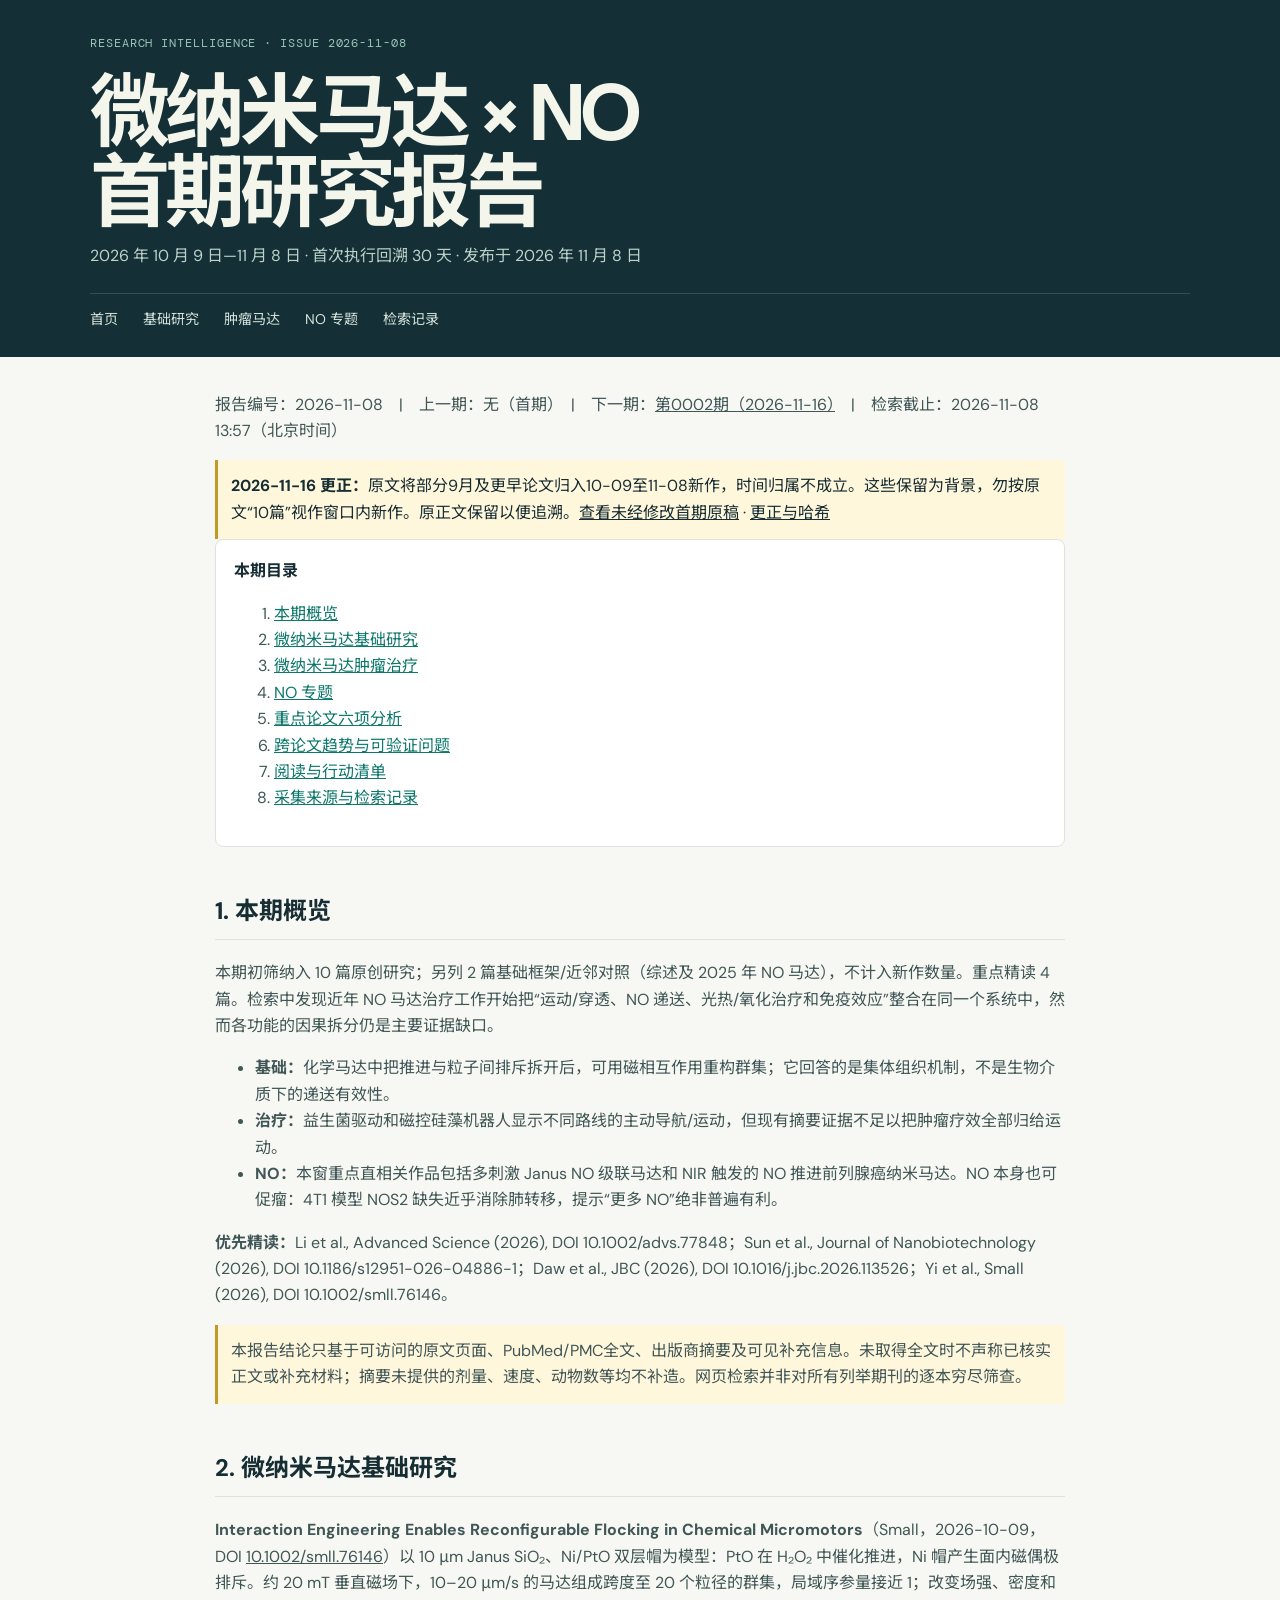
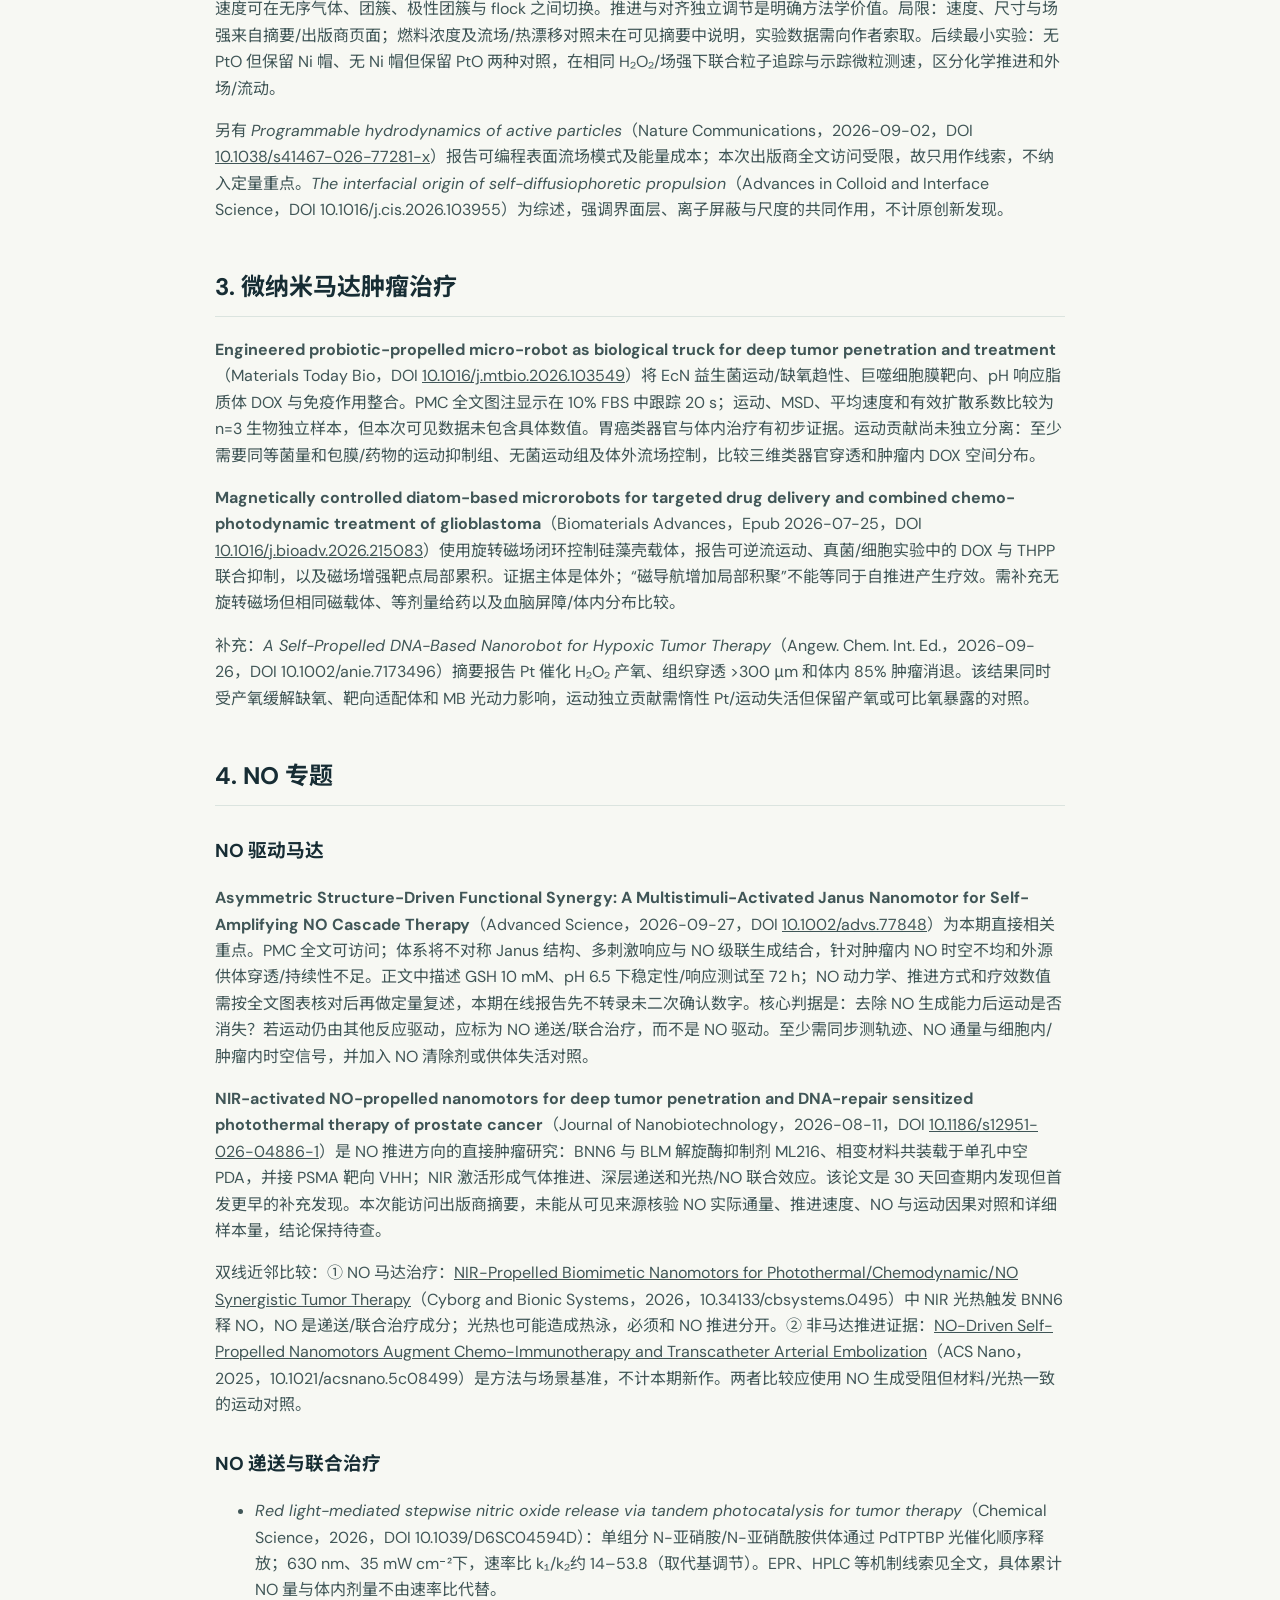
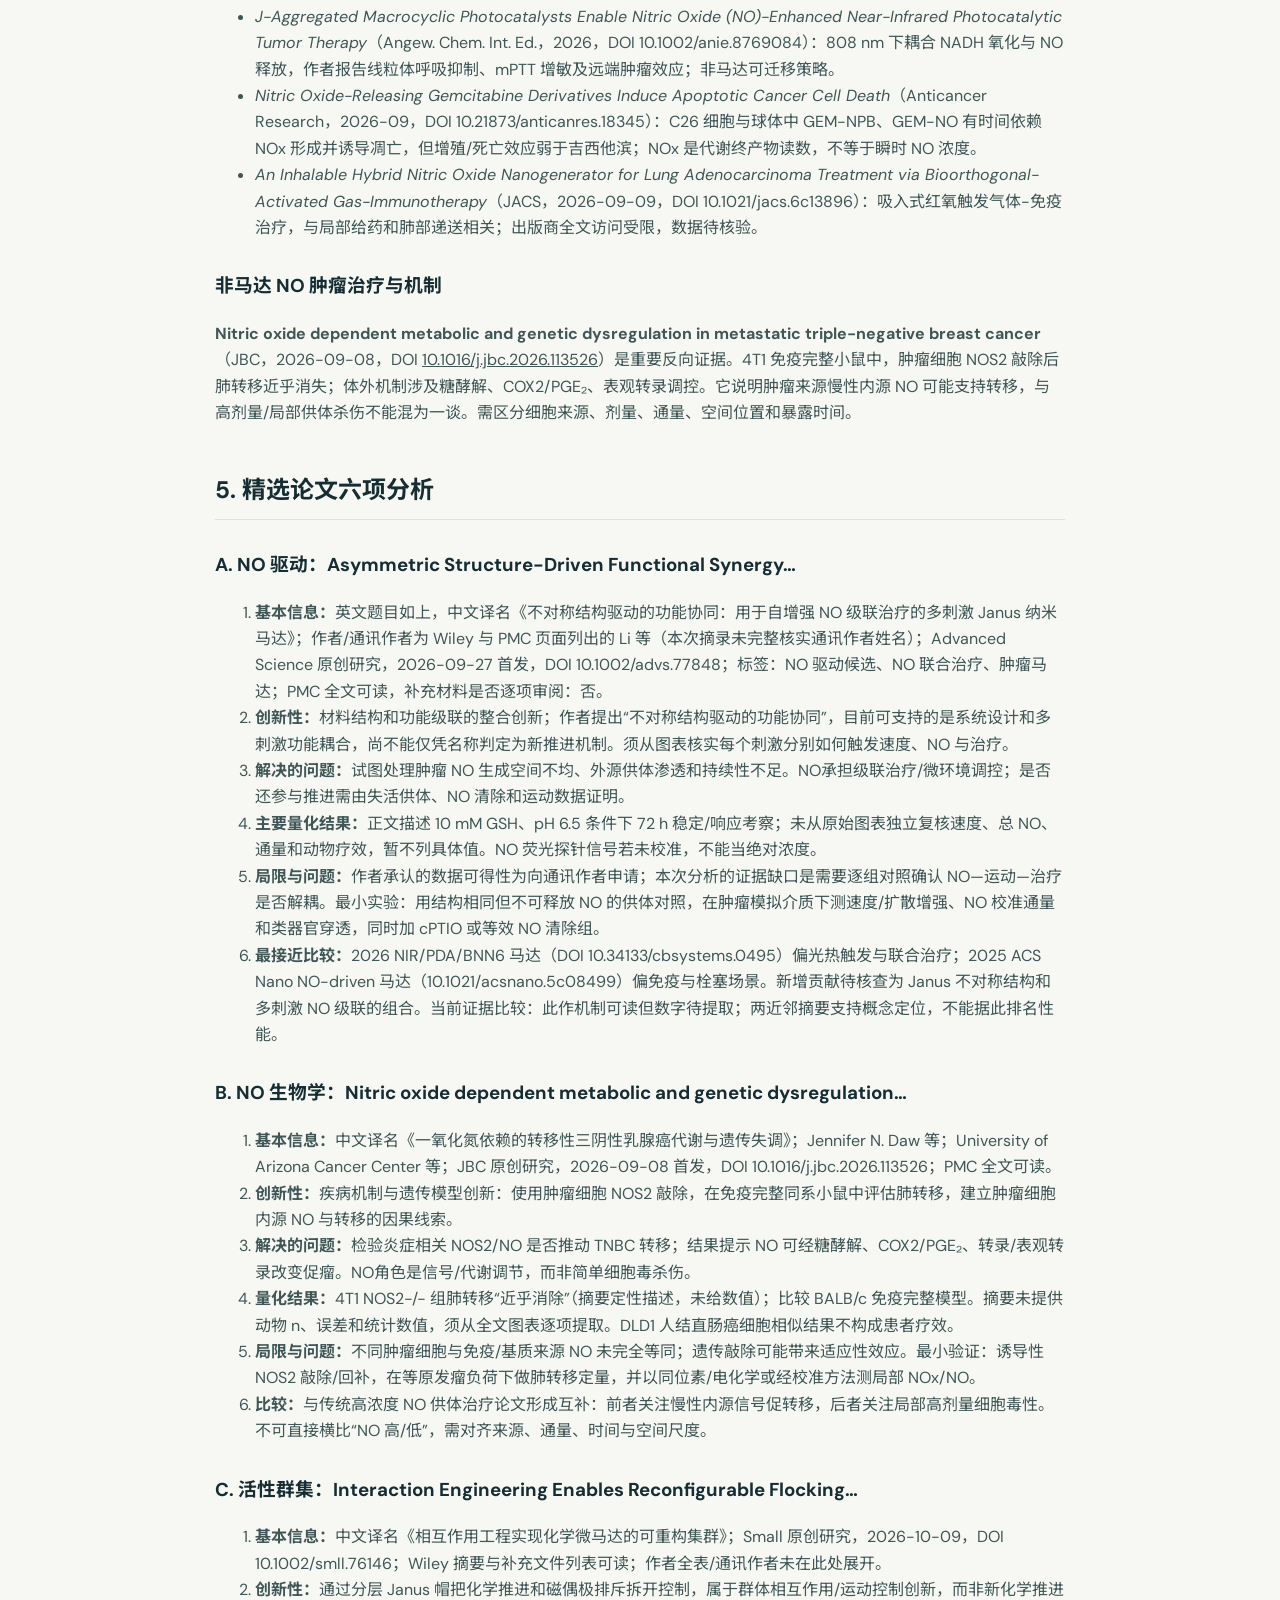
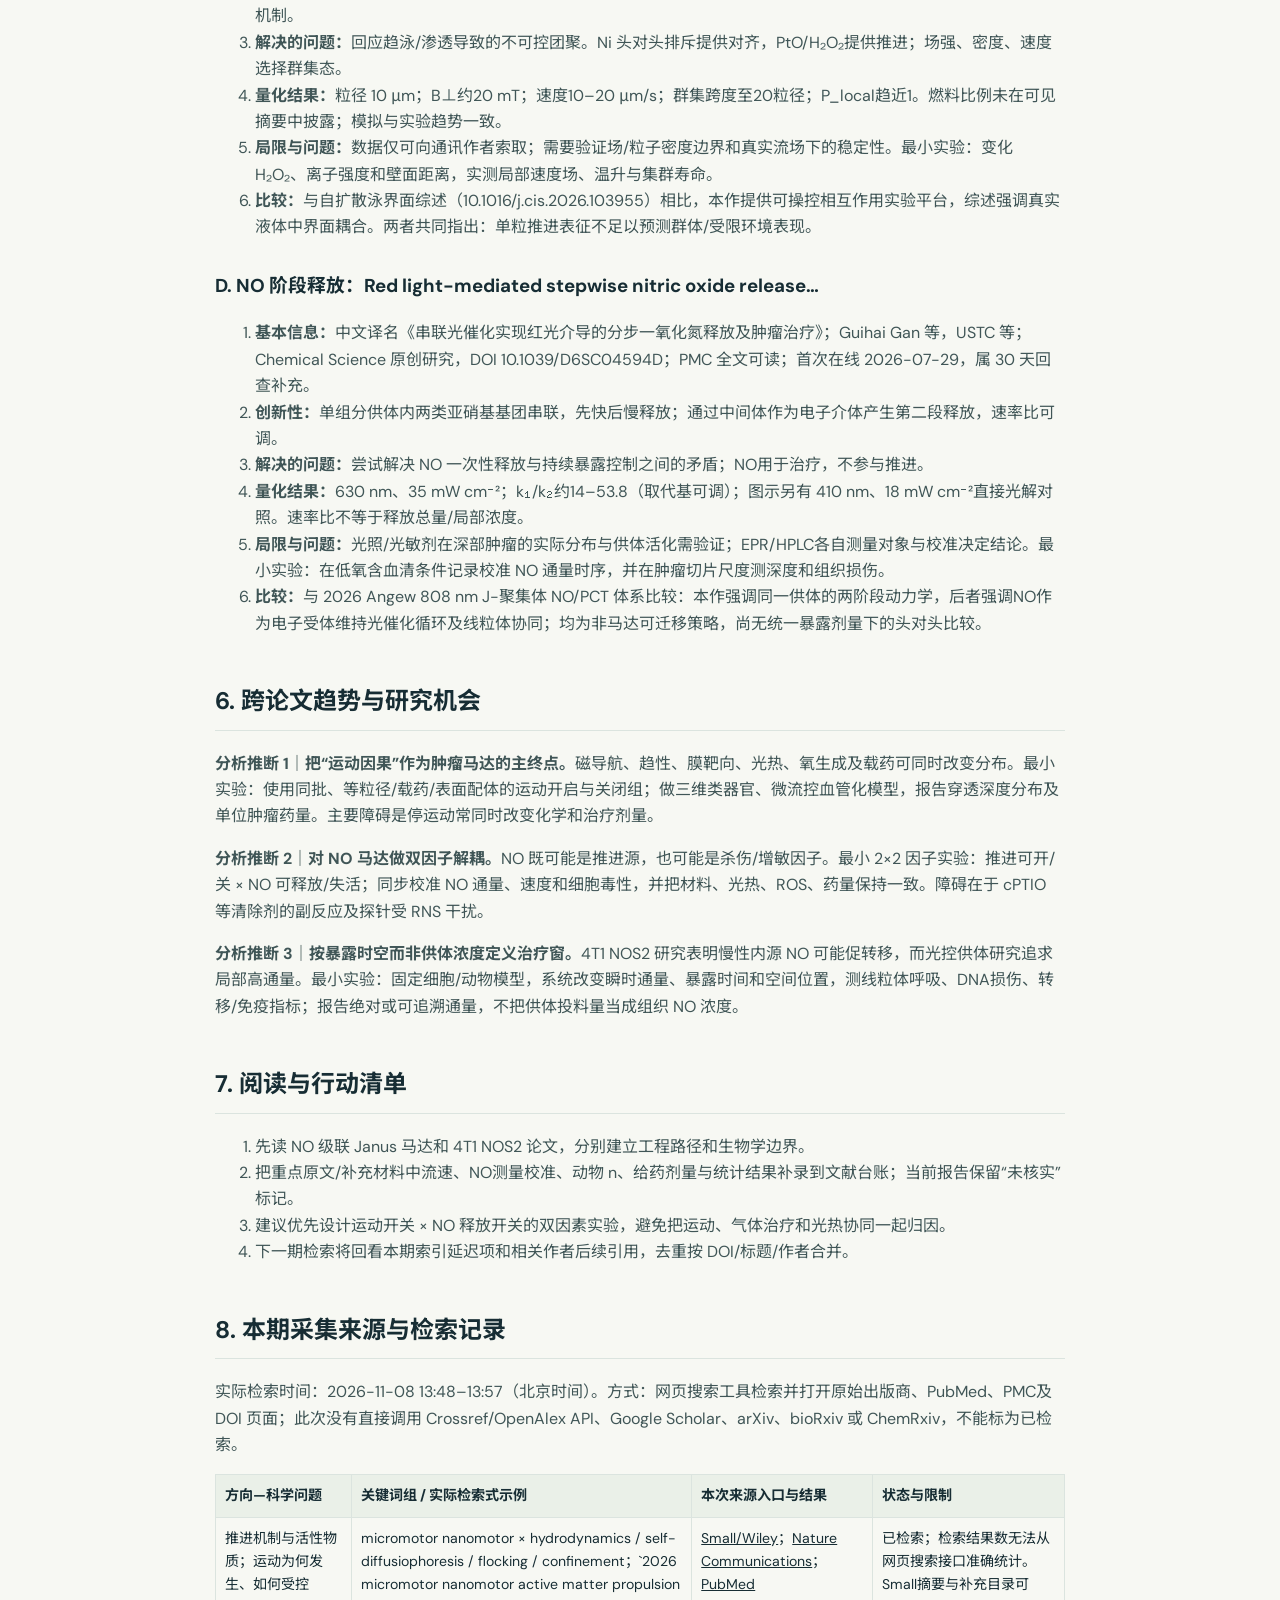
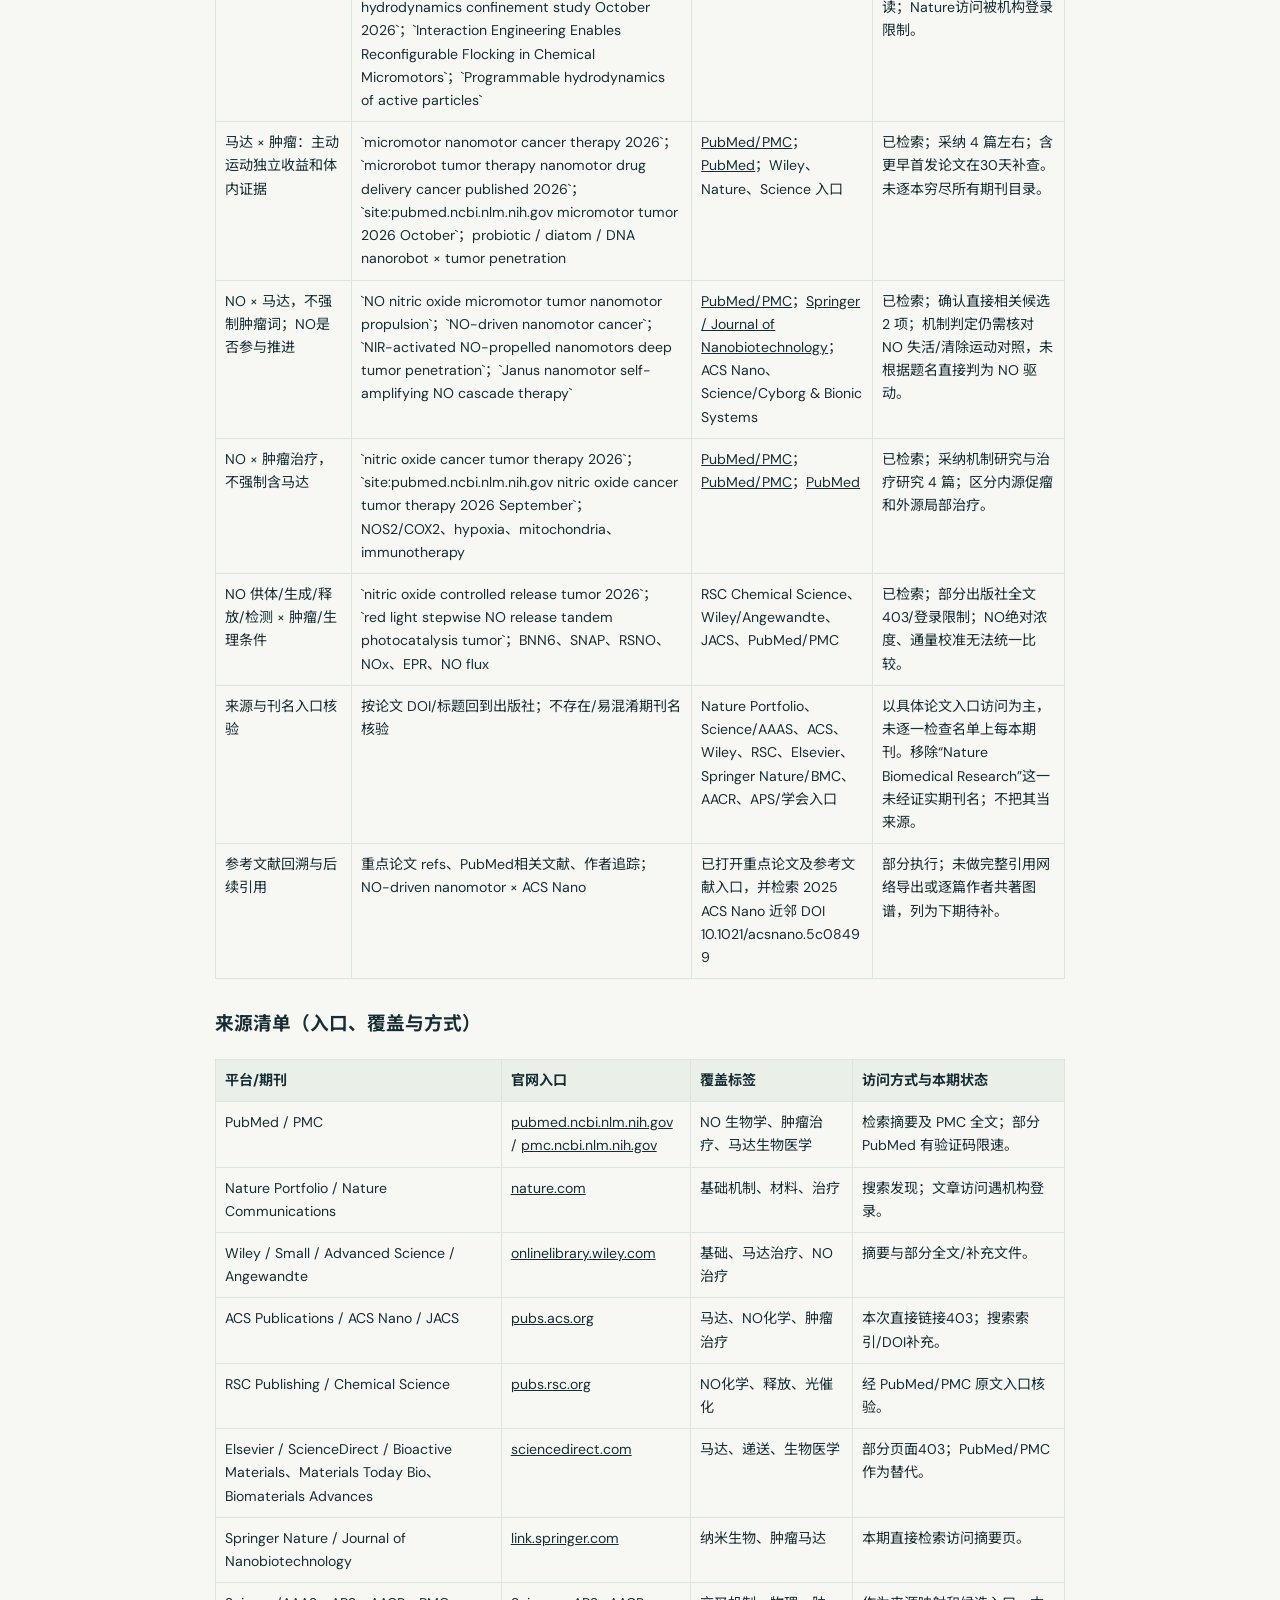
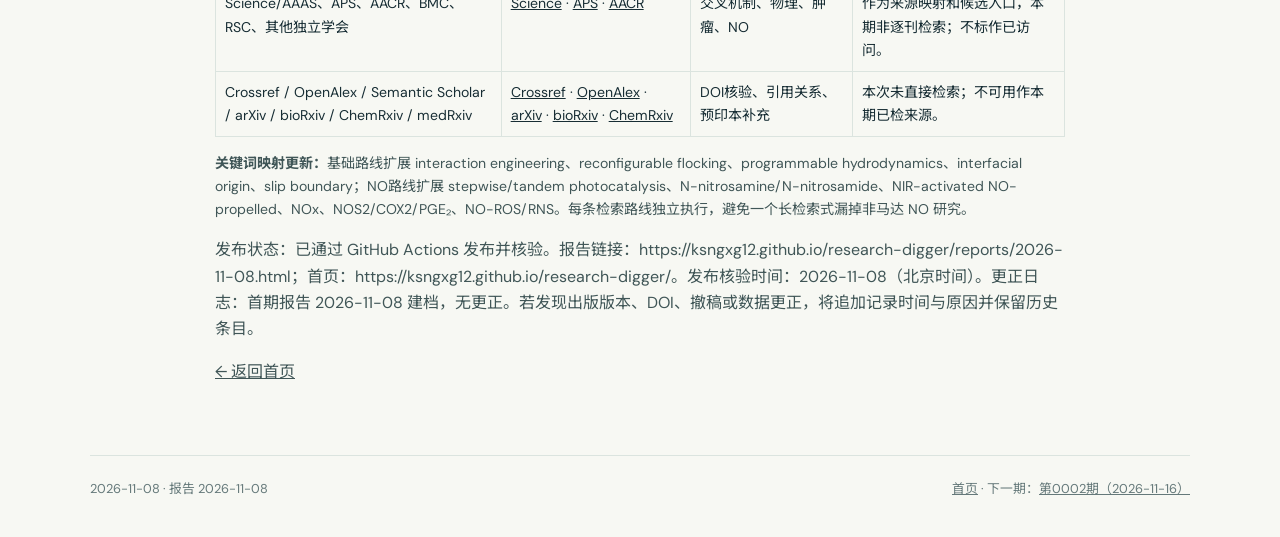
<file: reports/2026-11-08.html>
<!doctype html><html lang="zh-CN"><head><meta charset="utf-8"><meta name="viewport" content="width=device-width,initial-scale=1"><title>2026-11-08｜微纳米马达 × NO</title><link rel="stylesheet" href="../style.css"><style>.report{max-width:850px;margin:35px auto 70px}.report h1{font-size:2.6rem;line-height:1.2}.report h2{margin-top:44px;border-bottom:1px solid #dbe4df;padding-bottom:9px}.report h3{margin-top:30px}.report p,.report li{color:#405657}.report blockquote{border-left:3px solid #0e786b;margin:18px 0;padding:7px 18px;background:#edf2eb}.report table{border-collapse:collapse;width:100%;font-size:.88rem;display:block;overflow:auto}.report th,.report td{border:1px solid #dbe4df;padding:9px;vertical-align:top;text-align:left}.report th{background:#eaf0e8}.meta{color:#65797a}.small{font-size:.88rem}.toc{background:white;border:1px solid #dbe4df;padding:18px;border-radius:8px}.toc a{color:#0e786b}.label{display:inline-block;background:#e5eddf;padding:2px 8px;border-radius:20px;font-size:.78rem;color:#27534b}.callout{background:#fff7dc;border-left:3px solid #c19a25;padding:13px}</style></head><body><header><div class="wrap"><div class="eyebrow">RESEARCH INTELLIGENCE · ISSUE 2026-11-08</div><h1>微纳米马达 × NO<br>首期研究报告</h1><p class="sub">2026 年 10 月 9 日—11 月 8 日 · 首次执行回溯 30 天 · 发布于 2026 年 11 月 8 日</p><nav><a href="../index.html">首页</a><a href="#foundation">基础研究</a><a href="#cancer">肿瘤马达</a><a href="#no">NO 专题</a><a href="#search-log">检索记录</a></nav></div></header><main class="wrap report"><p class="meta">报告编号：2026-11-08　|　上一期：无（首期）　|　下一期：<a href="2026-11-16.html">第0002期（2026-11-16）</a>　|　检索截止：2026-11-08 13:57（北京时间）</p><aside class="callout"><b>2026-11-16 更正：</b>原文将部分9月及更早论文归入10-09至11-08新作，时间归属不成立。这些保留为背景，勿按原文“10篇”视作窗口内新作。原正文保留以便追溯。<a href="../data/archive/0001-original.html.txt">查看未经修改首期原稿</a> · <a href="../data/corrections.json">更正与哈希</a></aside><div class="toc"><b>本期目录</b><ol><li><a href="#overview">本期概览</a></li><li><a href="#foundation">微纳米马达基础研究</a></li><li><a href="#cancer">微纳米马达肿瘤治疗</a></li><li><a href="#no">NO 专题</a></li><li><a href="#deep">重点论文六项分析</a></li><li><a href="#synthesis">跨论文趋势与可验证问题</a></li><li><a href="#reading">阅读与行动清单</a></li><li><a href="#search-log">采集来源与检索记录</a></li></ol></div>
<h2 id="overview">1. 本期概览</h2><p>本期初筛纳入 10 篇原创研究；另列 2 篇基础框架/近邻对照（综述及 2025 年 NO 马达），不计入新作数量。重点精读 4 篇。检索中发现近年 NO 马达治疗工作开始把“运动/穿透、NO 递送、光热/氧化治疗和免疫效应”整合在同一个系统中，然而各功能的因果拆分仍是主要证据缺口。</p><ul><li><b>基础：</b>化学马达中把推进与粒子间排斥拆开后，可用磁相互作用重构群集；它回答的是集体组织机制，不是生物介质下的递送有效性。</li><li><b>治疗：</b>益生菌驱动和磁控硅藻机器人显示不同路线的主动导航/运动，但现有摘要证据不足以把肿瘤疗效全部归给运动。</li><li><b>NO：</b>本窗重点直相关作品包括多刺激 Janus NO 级联马达和 NIR 触发的 NO 推进前列腺癌纳米马达。NO 本身也可促瘤：4T1 模型 NOS2 缺失近乎消除肺转移，提示“更多 NO”绝非普遍有利。</li></ul><p><b>优先精读：</b>Li et al., Advanced Science (2026), DOI 10.1002/advs.77848；Sun et al., Journal of Nanobiotechnology (2026), DOI 10.1186/s12951-026-04886-1；Daw et al., JBC (2026), DOI 10.1016/j.jbc.2026.113526；Yi et al., Small (2026), DOI 10.1002/smll.76146。</p><p class="callout">本报告结论只基于可访问的原文页面、PubMed/PMC全文、出版商摘要及可见补充信息。未取得全文时不声称已核实正文或补充材料；摘要未提供的剂量、速度、动物数等均不补造。网页检索并非对所有列举期刊的逐本穷尽筛查。</p>
<h2 id="foundation">2. 微纳米马达基础研究</h2><p><b>Interaction Engineering Enables Reconfigurable Flocking in Chemical Micromotors</b>（Small，2026-10-09，DOI <a href="https://doi.org/10.1002/smll.76146">10.1002/smll.76146</a>）以 10 μm Janus SiO₂、Ni/PtO 双层帽为模型：PtO 在 H₂O₂ 中催化推进，Ni 帽产生面内磁偶极排斥。约 20 mT 垂直磁场下，10–20 μm/s 的马达组成跨度至 20 个粒径的群集，局域序参量接近 1；改变场强、密度和速度可在无序气体、团簇、极性团簇与 flock 之间切换。推进与对齐独立调节是明确方法学价值。局限：速度、尺寸与场强来自摘要/出版商页面；燃料浓度及流场/热漂移对照未在可见摘要中说明，实验数据需向作者索取。后续最小实验：无 PtO 但保留 Ni 帽、无 Ni 帽但保留 PtO 两种对照，在相同 H₂O₂/场强下联合粒子追踪与示踪微粒测速，区分化学推进和外场/流动。</p><p>另有 <i>Programmable hydrodynamics of active particles</i>（Nature Communications，2026-09-02，DOI <a href="https://doi.org/10.1038/s41467-026-77281-x">10.1038/s41467-026-77281-x</a>）报告可编程表面流场模式及能量成本；本次出版商全文访问受限，故只用作线索，不纳入定量重点。<i>The interfacial origin of self-diffusiophoretic propulsion</i>（Advances in Colloid and Interface Science，DOI 10.1016/j.cis.2026.103955）为综述，强调界面层、离子屏蔽与尺度的共同作用，不计原创新发现。</p>
<h2 id="cancer">3. 微纳米马达肿瘤治疗</h2><p><b>Engineered probiotic-propelled micro-robot as biological truck for deep tumor penetration and treatment</b>（Materials Today Bio，DOI <a href="https://doi.org/10.1016/j.mtbio.2026.103549">10.1016/j.mtbio.2026.103549</a>）将 EcN 益生菌运动/缺氧趋性、巨噬细胞膜靶向、pH 响应脂质体 DOX 与免疫作用整合。PMC 全文图注显示在 10% FBS 中跟踪 20 s；运动、MSD、平均速度和有效扩散系数比较为 n=3 生物独立样本，但本次可见数据未包含具体数值。胃癌类器官与体内治疗有初步证据。运动贡献尚未独立分离：至少需要同等菌量和包膜/药物的运动抑制组、无菌运动组及体外流场控制，比较三维类器官穿透和肿瘤内 DOX 空间分布。</p><p><b>Magnetically controlled diatom-based microrobots for targeted drug delivery and combined chemo-photodynamic treatment of glioblastoma</b>（Biomaterials Advances，Epub 2026-07-25，DOI <a href="https://doi.org/10.1016/j.bioadv.2026.215083">10.1016/j.bioadv.2026.215083</a>）使用旋转磁场闭环控制硅藻壳载体，报告可逆流运动、真菌/细胞实验中的 DOX 与 THPP 联合抑制，以及磁场增强靶点局部累积。证据主体是体外；“磁导航增加局部积聚”不能等同于自推进产生疗效。需补充无旋转磁场但相同磁载体、等剂量给药以及血脑屏障/体内分布比较。</p><p>补充：<i>A Self-Propelled DNA-Based Nanorobot for Hypoxic Tumor Therapy</i>（Angew. Chem. Int. Ed.，2026-09-26，DOI 10.1002/anie.7173496）摘要报告 Pt 催化 H₂O₂ 产氧、组织穿透 &gt;300 μm 和体内 85% 肿瘤消退。该结果同时受产氧缓解缺氧、靶向适配体和 MB 光动力影响，运动独立贡献需惰性 Pt/运动失活但保留产氧或可比氧暴露的对照。</p>
<h2 id="no">4. NO 专题</h2><h3>NO 驱动马达</h3><p><b>Asymmetric Structure-Driven Functional Synergy: A Multistimuli-Activated Janus Nanomotor for Self-Amplifying NO Cascade Therapy</b>（Advanced Science，2026-09-27，DOI <a href="https://doi.org/10.1002/advs.77848">10.1002/advs.77848</a>）为本期直接相关重点。PMC 全文可访问；体系将不对称 Janus 结构、多刺激响应与 NO 级联生成结合，针对肿瘤内 NO 时空不均和外源供体穿透/持续性不足。正文中描述 GSH 10 mM、pH 6.5 下稳定性/响应测试至 72 h；NO 动力学、推进方式和疗效数值需按全文图表核对后再做定量复述，本期在线报告先不转录未二次确认数字。核心判据是：去除 NO 生成能力后运动是否消失？若运动仍由其他反应驱动，应标为 NO 递送/联合治疗，而不是 NO 驱动。至少需同步测轨迹、NO 通量与细胞内/肿瘤内时空信号，并加入 NO 清除剂或供体失活对照。</p><p><b>NIR-activated NO-propelled nanomotors for deep tumor penetration and DNA-repair sensitized photothermal therapy of prostate cancer</b>（Journal of Nanobiotechnology，2026-08-11，DOI <a href="https://doi.org/10.1186/s12951-026-04886-1">10.1186/s12951-026-04886-1</a>）是 NO 推进方向的直接肿瘤研究：BNN6 与 BLM 解旋酶抑制剂 ML216、相变材料共装载于单孔中空 PDA，并接 PSMA 靶向 VHH；NIR 激活形成气体推进、深层递送和光热/NO 联合效应。该论文是 30 天回查期内发现但首发更早的补充发现。本次能访问出版商摘要，未能从可见来源核验 NO 实际通量、推进速度、NO 与运动因果对照和详细样本量，结论保持待查。</p><p>双线近邻比较：① NO 马达治疗：<a href="https://doi.org/10.34133/cbsystems.0495">NIR-Propelled Biomimetic Nanomotors for Photothermal/Chemodynamic/NO Synergistic Tumor Therapy</a>（Cyborg and Bionic Systems，2026，10.34133/cbsystems.0495）中 NIR 光热触发 BNN6 释 NO，NO 是递送/联合治疗成分；光热也可能造成热泳，必须和 NO 推进分开。② 非马达推进证据：<a href="https://doi.org/10.1021/acsnano.5c08499">NO-Driven Self-Propelled Nanomotors Augment Chemo-Immunotherapy and Transcatheter Arterial Embolization</a>（ACS Nano，2025，10.1021/acsnano.5c08499）是方法与场景基准，不计本期新作。两者比较应使用 NO 生成受阻但材料/光热一致的运动对照。</p><h3>NO 递送与联合治疗</h3><ul><li><i>Red light-mediated stepwise nitric oxide release via tandem photocatalysis for tumor therapy</i>（Chemical Science，2026，DOI 10.1039/D6SC04594D）：单组分 N-亚硝胺/N-亚硝酰胺供体通过 PdTPTBP 光催化顺序释放；630 nm、35 mW cm⁻²下，速率比 k₁/k₂约 14–53.8（取代基调节）。EPR、HPLC 等机制线索见全文，具体累计 NO 量与体内剂量不由速率比代替。</li><li><i>J-Aggregated Macrocyclic Photocatalysts Enable Nitric Oxide (NO)-Enhanced Near-Infrared Photocatalytic Tumor Therapy</i>（Angew. Chem. Int. Ed.，2026，DOI 10.1002/anie.8769084）：808 nm 下耦合 NADH 氧化与 NO 释放，作者报告线粒体呼吸抑制、mPTT 增敏及远端肿瘤效应；非马达可迁移策略。</li><li><i>Nitric Oxide-Releasing Gemcitabine Derivatives Induce Apoptotic Cancer Cell Death</i>（Anticancer Research，2026-09，DOI 10.21873/anticanres.18345）：C26 细胞与球体中 GEM-NPB、GEM-NO 有时间依赖 NOx 形成并诱导凋亡，但增殖/死亡效应弱于吉西他滨；NOx 是代谢终产物读数，不等于瞬时 NO 浓度。</li><li><i>An Inhalable Hybrid Nitric Oxide Nanogenerator for Lung Adenocarcinoma Treatment via Bioorthogonal-Activated Gas-Immunotherapy</i>（JACS，2026-09-09，DOI 10.1021/jacs.6c13896）：吸入式红氧触发气体-免疫治疗，与局部给药和肺部递送相关；出版商全文访问受限，数据待核验。</li></ul><h3>非马达 NO 肿瘤治疗与机制</h3><p><b>Nitric oxide dependent metabolic and genetic dysregulation in metastatic triple-negative breast cancer</b>（JBC，2026-09-08，DOI <a href="https://doi.org/10.1016/j.jbc.2026.113526">10.1016/j.jbc.2026.113526</a>）是重要反向证据。4T1 免疫完整小鼠中，肿瘤细胞 NOS2 敲除后肺转移近乎消失；体外机制涉及糖酵解、COX2/PGE₂、表观转录调控。它说明肿瘤来源慢性内源 NO 可能支持转移，与高剂量/局部供体杀伤不能混为一谈。需区分细胞来源、剂量、通量、空间位置和暴露时间。</p>
<h2 id="deep">5. 精选论文六项分析</h2><h3>A. NO 驱动：Asymmetric Structure-Driven Functional Synergy…</h3><ol><li><b>基本信息：</b>英文题目如上，中文译名《不对称结构驱动的功能协同：用于自增强 NO 级联治疗的多刺激 Janus 纳米马达》；作者/通讯作者为 Wiley 与 PMC 页面列出的 Li 等（本次摘录未完整核实通讯作者姓名）；Advanced Science 原创研究，2026-09-27 首发，DOI 10.1002/advs.77848；标签：NO 驱动候选、NO 联合治疗、肿瘤马达；PMC 全文可读，补充材料是否逐项审阅：否。</li><li><b>创新性：</b>材料结构和功能级联的整合创新；作者提出“不对称结构驱动的功能协同”，目前可支持的是系统设计和多刺激功能耦合，尚不能仅凭名称判定为新推进机制。须从图表核实每个刺激分别如何触发速度、NO 与治疗。</li><li><b>解决的问题：</b>试图处理肿瘤 NO 生成空间不均、外源供体渗透和持续性不足。NO承担级联治疗/微环境调控；是否还参与推进需由失活供体、NO 清除和运动数据证明。</li><li><b>主要量化结果：</b>正文描述 10 mM GSH、pH 6.5 条件下 72 h 稳定/响应考察；未从原始图表独立复核速度、总 NO、通量和动物疗效，暂不列具体值。NO 荧光探针信号若未校准，不能当绝对浓度。</li><li><b>局限与问题：</b>作者承认的数据可得性为向通讯作者申请；本次分析的证据缺口是需要逐组对照确认 NO—运动—治疗是否解耦。最小实验：用结构相同但不可释放 NO 的供体对照，在肿瘤模拟介质下测速度/扩散增强、NO 校准通量和类器官穿透，同时加 cPTIO 或等效 NO 清除组。</li><li><b>最接近比较：</b>2026 NIR/PDA/BNN6 马达（DOI 10.34133/cbsystems.0495）偏光热触发与联合治疗；2025 ACS Nano NO-driven 马达（10.1021/acsnano.5c08499）偏免疫与栓塞场景。新增贡献待核查为 Janus 不对称结构和多刺激 NO 级联的组合。当前证据比较：此作机制可读但数字待提取；两近邻摘要支持概念定位，不能据此排名性能。</li></ol><h3>B. NO 生物学：Nitric oxide dependent metabolic and genetic dysregulation…</h3><ol><li><b>基本信息：</b>中文译名《一氧化氮依赖的转移性三阴性乳腺癌代谢与遗传失调》；Jennifer N. Daw 等；University of Arizona Cancer Center 等；JBC 原创研究，2026-09-08 首发，DOI 10.1016/j.jbc.2026.113526；PMC 全文可读。</li><li><b>创新性：</b>疾病机制与遗传模型创新：使用肿瘤细胞 NOS2 敲除，在免疫完整同系小鼠中评估肺转移，建立肿瘤细胞内源 NO 与转移的因果线索。</li><li><b>解决的问题：</b>检验炎症相关 NOS2/NO 是否推动 TNBC 转移；结果提示 NO 可经糖酵解、COX2/PGE₂、转录/表观转录改变促瘤。NO角色是信号/代谢调节，而非简单细胞毒杀伤。</li><li><b>量化结果：</b>4T1 NOS2−/− 组肺转移“近乎消除”（摘要定性描述，未给数值）；比较 BALB/c 免疫完整模型。摘要未提供动物 n、误差和统计数值，须从全文图表逐项提取。DLD1 人结直肠癌细胞相似结果不构成患者疗效。</li><li><b>局限与问题：</b>不同肿瘤细胞与免疫/基质来源 NO 未完全等同；遗传敲除可能带来适应性效应。最小验证：诱导性 NOS2 敲除/回补，在等原发瘤负荷下做肺转移定量，并以同位素/电化学或经校准方法测局部 NOx/NO。</li><li><b>比较：</b>与传统高浓度 NO 供体治疗论文形成互补：前者关注慢性内源信号促转移，后者关注局部高剂量细胞毒性。不可直接横比“NO 高/低”，需对齐来源、通量、时间与空间尺度。</li></ol><h3>C. 活性群集：Interaction Engineering Enables Reconfigurable Flocking…</h3><ol><li><b>基本信息：</b>中文译名《相互作用工程实现化学微马达的可重构集群》；Small 原创研究，2026-10-09，DOI 10.1002/smll.76146；Wiley 摘要与补充文件列表可读；作者全表/通讯作者未在此处展开。</li><li><b>创新性：</b>通过分层 Janus 帽把化学推进和磁偶极排斥拆开控制，属于群体相互作用/运动控制创新，而非新化学推进机制。</li><li><b>解决的问题：</b>回应趋泳/渗透导致的不可控团聚。Ni 头对头排斥提供对齐，PtO/H₂O₂提供推进；场强、密度、速度选择群集态。</li><li><b>量化结果：</b>粒径 10 μm；B⊥约20 mT；速度10–20 μm/s；群集跨度至20粒径；P_local趋近1。燃料比例未在可见摘要中披露；模拟与实验趋势一致。</li><li><b>局限与问题：</b>数据仅可向通讯作者索取；需要验证场/粒子密度边界和真实流场下的稳定性。最小实验：变化 H₂O₂、离子强度和壁面距离，实测局部速度场、温升与集群寿命。</li><li><b>比较：</b>与自扩散泳界面综述（10.1016/j.cis.2026.103955）相比，本作提供可操控相互作用实验平台，综述强调真实液体中界面耦合。两者共同指出：单粒推进表征不足以预测群体/受限环境表现。</li></ol><h3>D. NO 阶段释放：Red light-mediated stepwise nitric oxide release…</h3><ol><li><b>基本信息：</b>中文译名《串联光催化实现红光介导的分步一氧化氮释放及肿瘤治疗》；Guihai Gan 等，USTC 等；Chemical Science 原创研究，DOI 10.1039/D6SC04594D；PMC 全文可读；首次在线 2026-07-29，属 30 天回查补充。</li><li><b>创新性：</b>单组分供体内两类亚硝基基团串联，先快后慢释放；通过中间体作为电子介体产生第二段释放，速率比可调。</li><li><b>解决的问题：</b>尝试解决 NO 一次性释放与持续暴露控制之间的矛盾；NO用于治疗，不参与推进。</li><li><b>量化结果：</b>630 nm、35 mW cm⁻²；k₁/k₂约14–53.8（取代基可调）；图示另有 410 nm、18 mW cm⁻²直接光解对照。速率比不等于释放总量/局部浓度。</li><li><b>局限与问题：</b>光照/光敏剂在深部肿瘤的实际分布与供体活化需验证；EPR/HPLC各自测量对象与校准决定结论。最小实验：在低氧含血清条件记录校准 NO 通量时序，并在肿瘤切片尺度测深度和组织损伤。</li><li><b>比较：</b>与 2026 Angew 808 nm J-聚集体 NO/PCT 体系比较：本作强调同一供体的两阶段动力学，后者强调NO作为电子受体维持光催化循环及线粒体协同；均为非马达可迁移策略，尚无统一暴露剂量下的头对头比较。</li></ol>
<h2 id="synthesis">6. 跨论文趋势与研究机会</h2><p><b>分析推断 1｜把“运动因果”作为肿瘤马达的主终点。</b>磁导航、趋性、膜靶向、光热、氧生成及载药可同时改变分布。最小实验：使用同批、等粒径/载药/表面配体的运动开启与关闭组；做三维类器官、微流控血管化模型，报告穿透深度分布及单位肿瘤药量。主要障碍是停运动常同时改变化学和治疗剂量。</p><p><b>分析推断 2｜对 NO 马达做双因子解耦。</b>NO 既可能是推进源，也可能是杀伤/增敏因子。最小 2×2 因子实验：推进可开/关 × NO 可释放/失活；同步校准 NO 通量、速度和细胞毒性，并把材料、光热、ROS、药量保持一致。障碍在于 cPTIO 等清除剂的副反应及探针受 RNS 干扰。</p><p><b>分析推断 3｜按暴露时空而非供体浓度定义治疗窗。</b>4T1 NOS2 研究表明慢性内源 NO 可能促转移，而光控供体研究追求局部高通量。最小实验：固定细胞/动物模型，系统改变瞬时通量、暴露时间和空间位置，测线粒体呼吸、DNA损伤、转移/免疫指标；报告绝对或可追溯通量，不把供体投料量当成组织 NO 浓度。</p>
<h2 id="reading">7. 阅读与行动清单</h2><ol><li>先读 NO 级联 Janus 马达和 4T1 NOS2 论文，分别建立工程路径和生物学边界。</li><li>把重点原文/补充材料中流速、NO测量校准、动物 n、给药剂量与统计结果补录到文献台账；当前报告保留“未核实”标记。</li><li>建议优先设计运动开关 × NO 释放开关的双因素实验，避免把运动、气体治疗和光热协同一起归因。</li><li>下一期检索将回看本期索引延迟项和相关作者后续引用，去重按 DOI/标题/作者合并。</li></ol>
<h2 id="search-log">8. 本期采集来源与检索记录</h2><p>实际检索时间：2026-11-08 13:48–13:57（北京时间）。方式：网页搜索工具检索并打开原始出版商、PubMed、PMC及 DOI 页面；此次没有直接调用 Crossref/OpenAlex API、Google Scholar、arXiv、bioRxiv 或 ChemRxiv，不能标为已检索。</p><table><thead><tr><th>方向—科学问题</th><th>关键词组 / 实际检索式示例</th><th>本次来源入口与结果</th><th>状态与限制</th></tr></thead><tbody><tr><td>推进机制与活性物质；运动为何发生、如何受控</td><td>micromotor nanomotor × hydrodynamics / self-diffusiophoresis / flocking / confinement；`2026 micromotor nanomotor active matter propulsion hydrodynamics confinement study October 2026`；`Interaction Engineering Enables Reconfigurable Flocking in Chemical Micromotors`；`Programmable hydrodynamics of active particles`</td><td><a href="https://onlinelibrary.wiley.com/doi/10.1002/smll.76146">Small/Wiley</a>；<a href="https://www.nature.com/articles/s41467-026-77281-x">Nature Communications</a>；<a href="https://pubmed.ncbi.nlm.nih.gov/42214991/">PubMed</a></td><td>已检索；检索结果数无法从网页搜索接口准确统计。Small摘要与补充目录可读；Nature访问被机构登录限制。</td></tr><tr><td>马达 × 肿瘤：主动运动独立收益和体内证据</td><td>`micromotor nanomotor cancer therapy 2026`；`microrobot tumor therapy nanomotor drug delivery cancer published 2026`；`site:pubmed.ncbi.nlm.nih.gov micromotor tumor 2026 October`；probiotic / diatom / DNA nanorobot × tumor penetration</td><td><a href="https://pubmed.ncbi.nlm.nih.gov/42662118/">PubMed/PMC</a>；<a href="https://pubmed.ncbi.nlm.nih.gov/42520347/">PubMed</a>；Wiley、Nature、Science 入口</td><td>已检索；采纳 4 篇左右；含更早首发论文在30天补查。未逐本穷尽所有期刊目录。</td></tr><tr><td>NO × 马达，不强制肿瘤词；NO是否参与推进</td><td>`NO nitric oxide micromotor tumor nanomotor propulsion`；`NO-driven nanomotor cancer`；`NIR-activated NO-propelled nanomotors deep tumor penetration`；`Janus nanomotor self-amplifying NO cascade therapy`</td><td><a href="https://pubmed.ncbi.nlm.nih.gov/42801585/">PubMed/PMC</a>；<a href="https://link.springer.com/article/10.1186/s12951-026-04886-1">Springer / Journal of Nanobiotechnology</a>；ACS Nano、Science/Cyborg & Bionic Systems</td><td>已检索；确认直接相关候选 2 项；机制判定仍需核对 NO 失活/清除运动对照，未根据题名直接判为 NO 驱动。</td></tr><tr><td>NO × 肿瘤治疗，不强制含马达</td><td>`nitric oxide cancer tumor therapy 2026`；`site:pubmed.ncbi.nlm.nih.gov nitric oxide cancer tumor therapy 2026 September`；NOS2/COX2、hypoxia、mitochondria、immunotherapy</td><td><a href="https://pubmed.ncbi.nlm.nih.gov/42710678/">PubMed/PMC</a>；<a href="https://pubmed.ncbi.nlm.nih.gov/42559440/">PubMed/PMC</a>；<a href="https://pubmed.ncbi.nlm.nih.gov/42555269/">PubMed</a></td><td>已检索；采纳机制研究与治疗研究 4 篇；区分内源促瘤和外源局部治疗。</td></tr><tr><td>NO 供体/生成/释放/检测 × 肿瘤/生理条件</td><td>`nitric oxide controlled release tumor 2026`；`red light stepwise NO release tandem photocatalysis tumor`；BNN6、SNAP、RSNO、NOx、EPR、NO flux</td><td>RSC Chemical Science、Wiley/Angewandte、JACS、PubMed/PMC</td><td>已检索；部分出版社全文403/登录限制；NO绝对浓度、通量校准无法统一比较。</td></tr><tr><td>来源与刊名入口核验</td><td>按论文 DOI/标题回到出版社；不存在/易混淆期刊名核验</td><td>Nature Portfolio、Science/AAAS、ACS、Wiley、RSC、Elsevier、Springer Nature/BMC、AACR、APS/学会入口</td><td>以具体论文入口访问为主，未逐一检查名单上每本期刊。移除“Nature Biomedical Research”这一未经证实期刊名；不把其当来源。</td></tr><tr><td>参考文献回溯与后续引用</td><td>重点论文 refs、PubMed相关文献、作者追踪；NO-driven nanomotor × ACS Nano</td><td>已打开重点论文及参考文献入口，并检索 2025 ACS Nano 近邻 DOI 10.1021/acsnano.5c08499</td><td>部分执行；未做完整引用网络导出或逐篇作者共著图谱，列为下期待补。</td></tr></tbody></table><h3>来源清单（入口、覆盖与方式）</h3><table><thead><tr><th>平台/期刊</th><th>官网入口</th><th>覆盖标签</th><th>访问方式与本期状态</th></tr></thead><tbody><tr><td>PubMed / PMC</td><td><a href="https://pubmed.ncbi.nlm.nih.gov/">pubmed.ncbi.nlm.nih.gov</a> / <a href="https://pmc.ncbi.nlm.nih.gov/">pmc.ncbi.nlm.nih.gov</a></td><td>NO 生物学、肿瘤治疗、马达生物医学</td><td>检索摘要及 PMC 全文；部分 PubMed 有验证码限速。</td></tr><tr><td>Nature Portfolio / Nature Communications</td><td><a href="https://www.nature.com/">nature.com</a></td><td>基础机制、材料、治疗</td><td>搜索发现；文章访问遇机构登录。</td></tr><tr><td>Wiley / Small / Advanced Science / Angewandte</td><td><a href="https://onlinelibrary.wiley.com/">onlinelibrary.wiley.com</a></td><td>基础、马达治疗、NO治疗</td><td>摘要与部分全文/补充文件。</td></tr><tr><td>ACS Publications / ACS Nano / JACS</td><td><a href="https://pubs.acs.org/">pubs.acs.org</a></td><td>马达、NO化学、肿瘤治疗</td><td>本次直接链接403；搜索索引/DOI补充。</td></tr><tr><td>RSC Publishing / Chemical Science</td><td><a href="https://pubs.rsc.org/">pubs.rsc.org</a></td><td>NO化学、释放、光催化</td><td>经 PubMed/PMC 原文入口核验。</td></tr><tr><td>Elsevier / ScienceDirect / Bioactive Materials、Materials Today Bio、Biomaterials Advances</td><td><a href="https://www.sciencedirect.com/">sciencedirect.com</a></td><td>马达、递送、生物医学</td><td>部分页面403；PubMed/PMC作为替代。</td></tr><tr><td>Springer Nature / Journal of Nanobiotechnology</td><td><a href="https://link.springer.com/">link.springer.com</a></td><td>纳米生物、肿瘤马达</td><td>本期直接检索访问摘要页。</td></tr><tr><td>Science/AAAS、APS、AACR、BMC、RSC、其他独立学会</td><td><a href="https://www.science.org/">Science</a> · <a href="https://journals.aps.org/">APS</a> · <a href="https://aacrjournals.org/">AACR</a></td><td>交叉机制、物理、肿瘤、NO</td><td>作为来源映射和候选入口，本期非逐刊检索；不标作已访问。</td></tr><tr><td>Crossref / OpenAlex / Semantic Scholar / arXiv / bioRxiv / ChemRxiv / medRxiv</td><td><a href="https://search.crossref.org/">Crossref</a> · <a href="https://openalex.org/">OpenAlex</a> · <a href="https://arxiv.org/">arXiv</a> · <a href="https://www.biorxiv.org/">bioRxiv</a> · <a href="https://chemrxiv.org/">ChemRxiv</a></td><td>DOI核验、引用关系、预印本补充</td><td>本次未直接检索；不可用作本期已检来源。</td></tr></tbody></table><p class="small"><b>关键词映射更新：</b>基础路线扩展 interaction engineering、reconfigurable flocking、programmable hydrodynamics、interfacial origin、slip boundary；NO路线扩展 stepwise/tandem photocatalysis、N-nitrosamine/N-nitrosamide、NIR-activated NO-propelled、NOx、NOS2/COX2/PGE₂、NO-ROS/RNS。每条检索路线独立执行，避免一个长检索式漏掉非马达 NO 研究。</p><p class="meta">发布状态：已通过 GitHub Actions 发布并核验。报告链接：https://ksngxg12.github.io/research-digger/reports/2026-11-08.html；首页：https://ksngxg12.github.io/research-digger/。发布核验时间：2026-11-08（北京时间）。更正日志：首期报告 2026-11-08 建档，无更正。若发现出版版本、DOI、撤稿或数据更正，将追加记录时间与原因并保留历史条目。</p><p><a href="../index.html">← 返回首页</a></p></main><footer class="wrap"><span>2026-11-08 · 报告 2026-11-08</span><span><a href="../index.html">首页</a> · 下一期：<a href="2026-11-16.html">第0002期（2026-11-16）</a></span></footer></body></html>
</file>
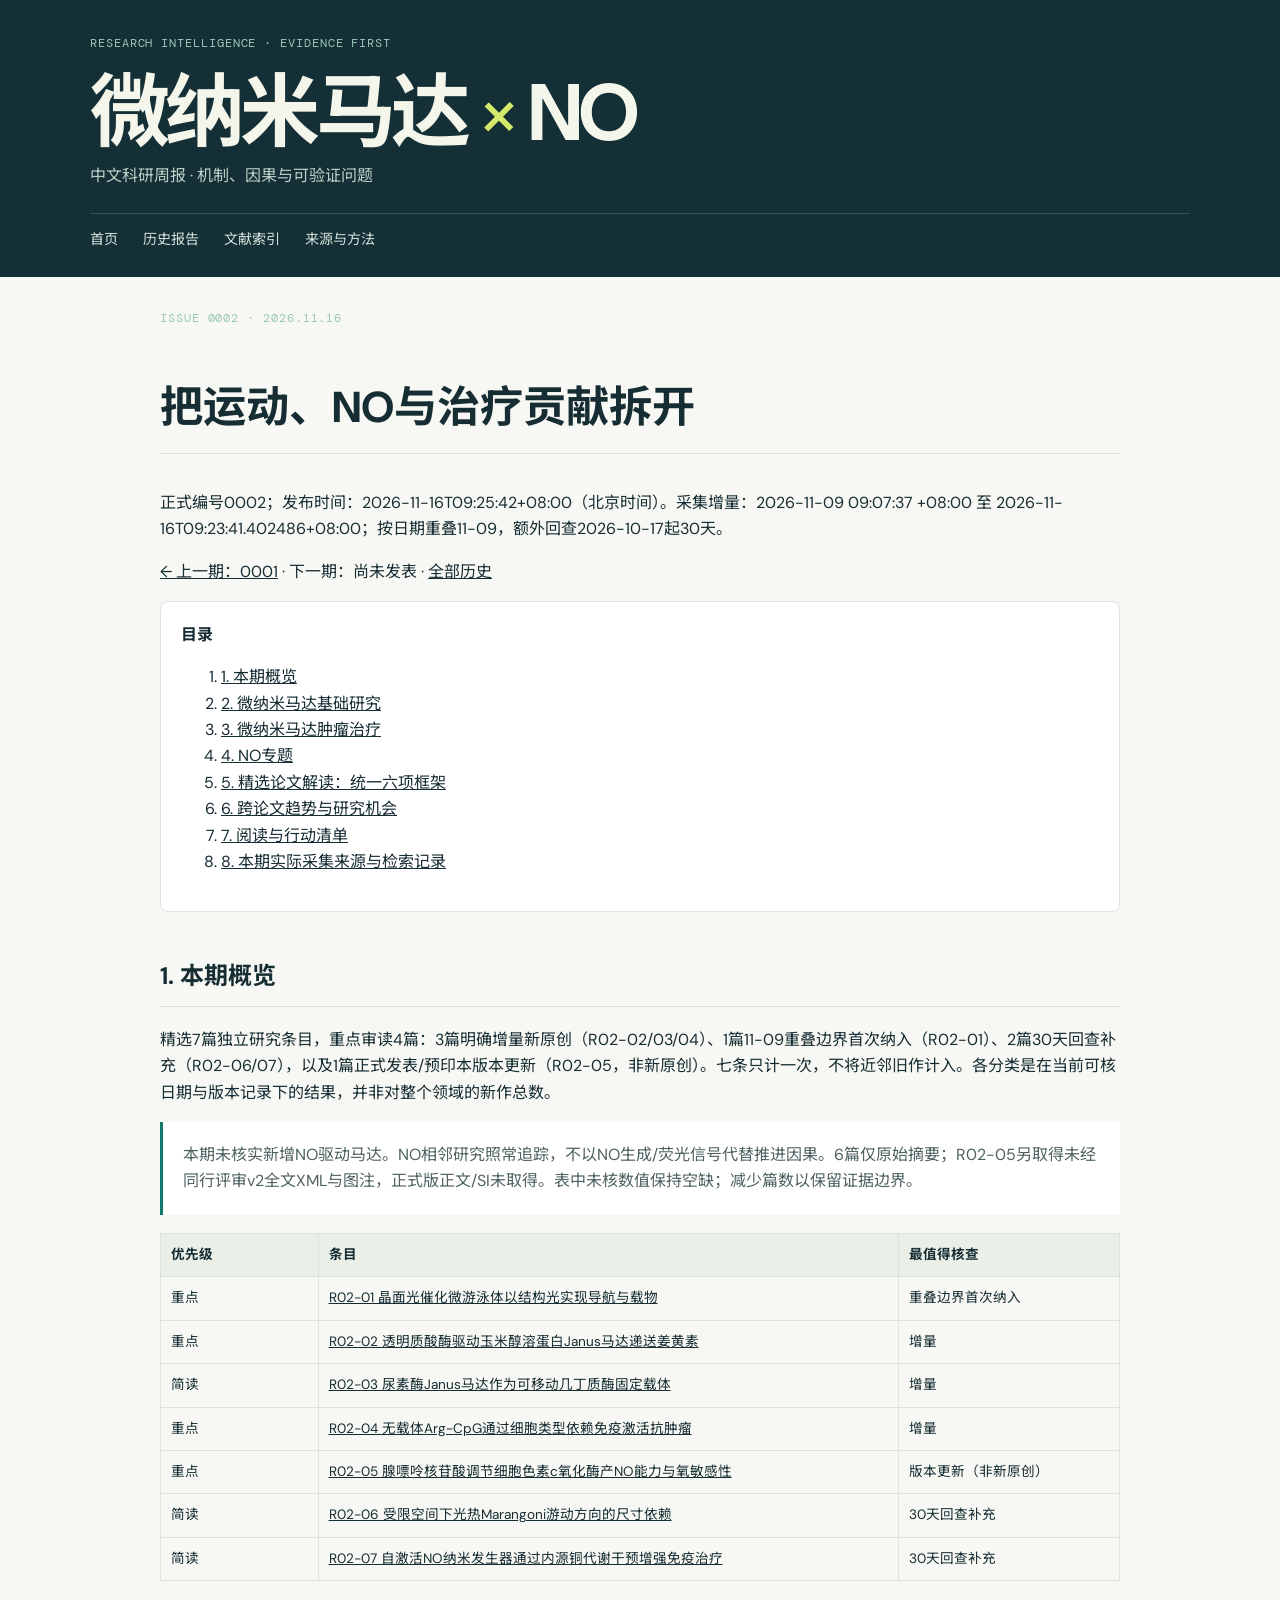
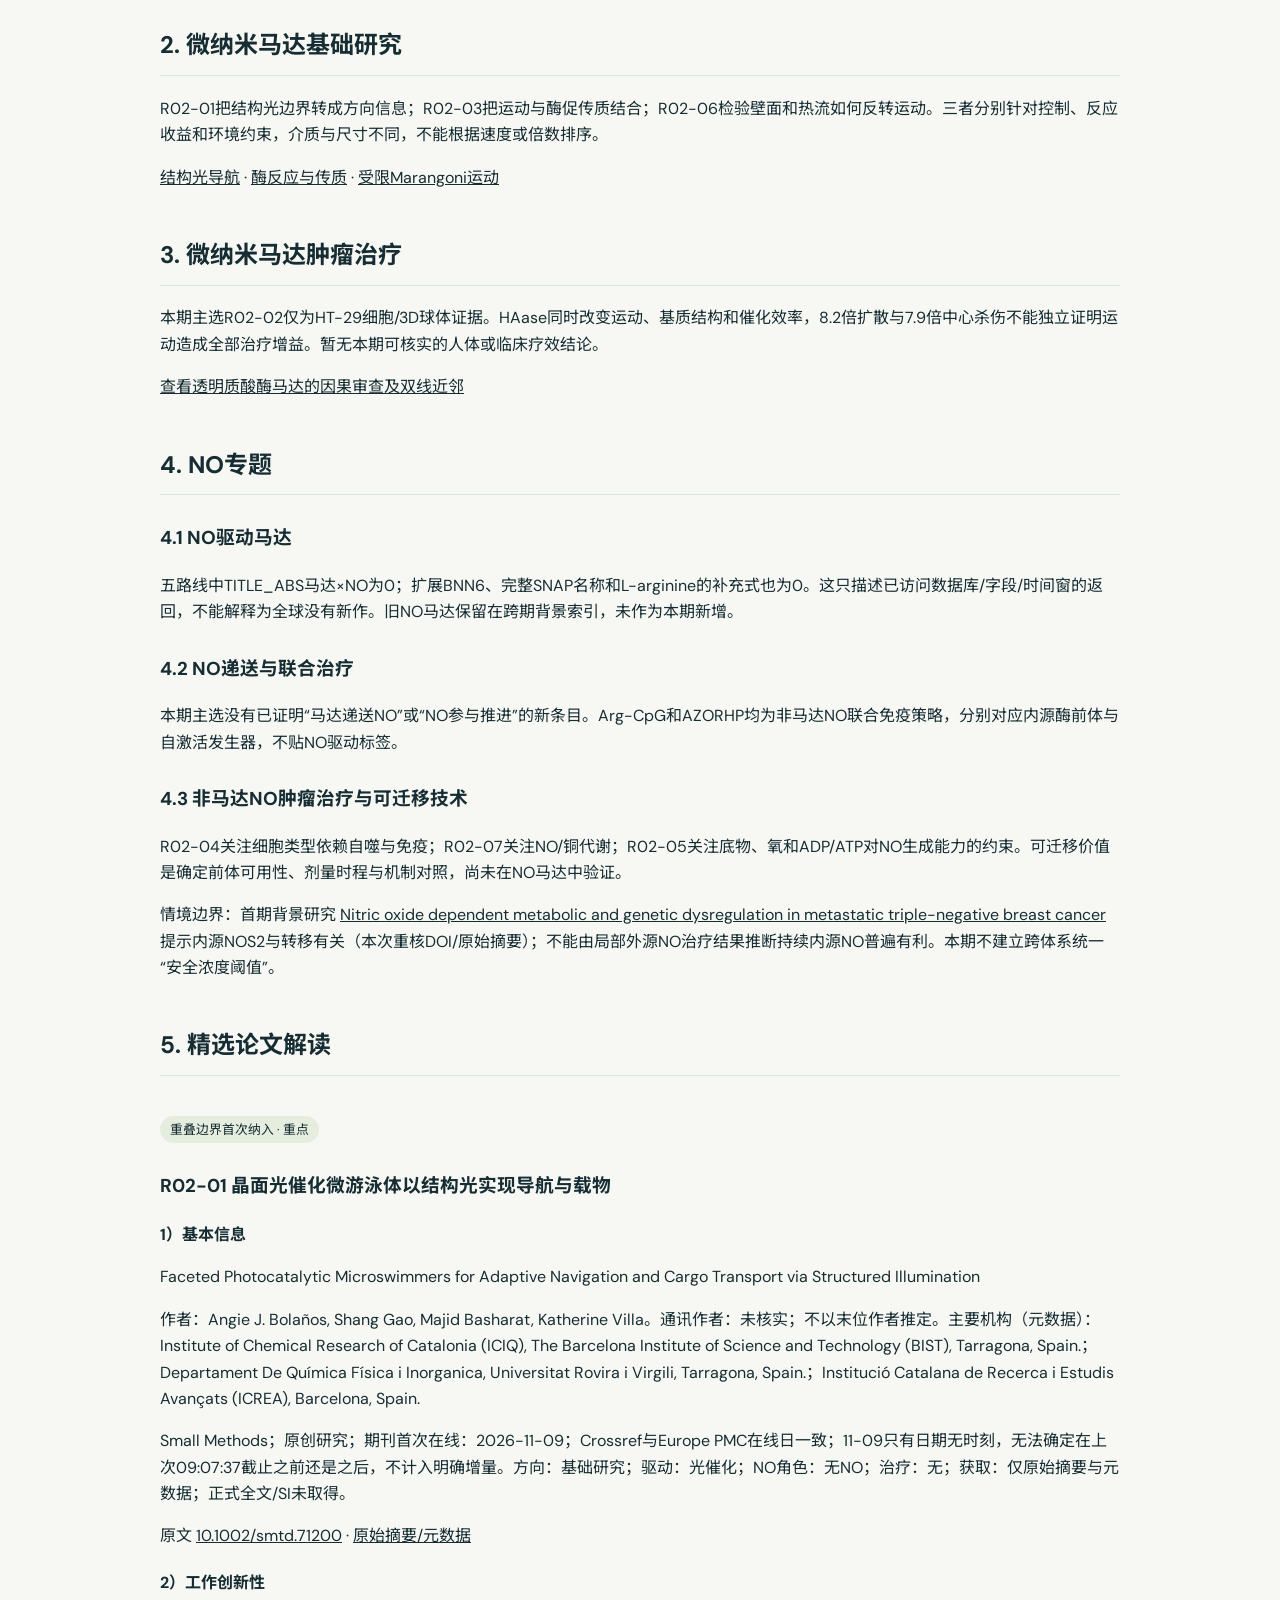
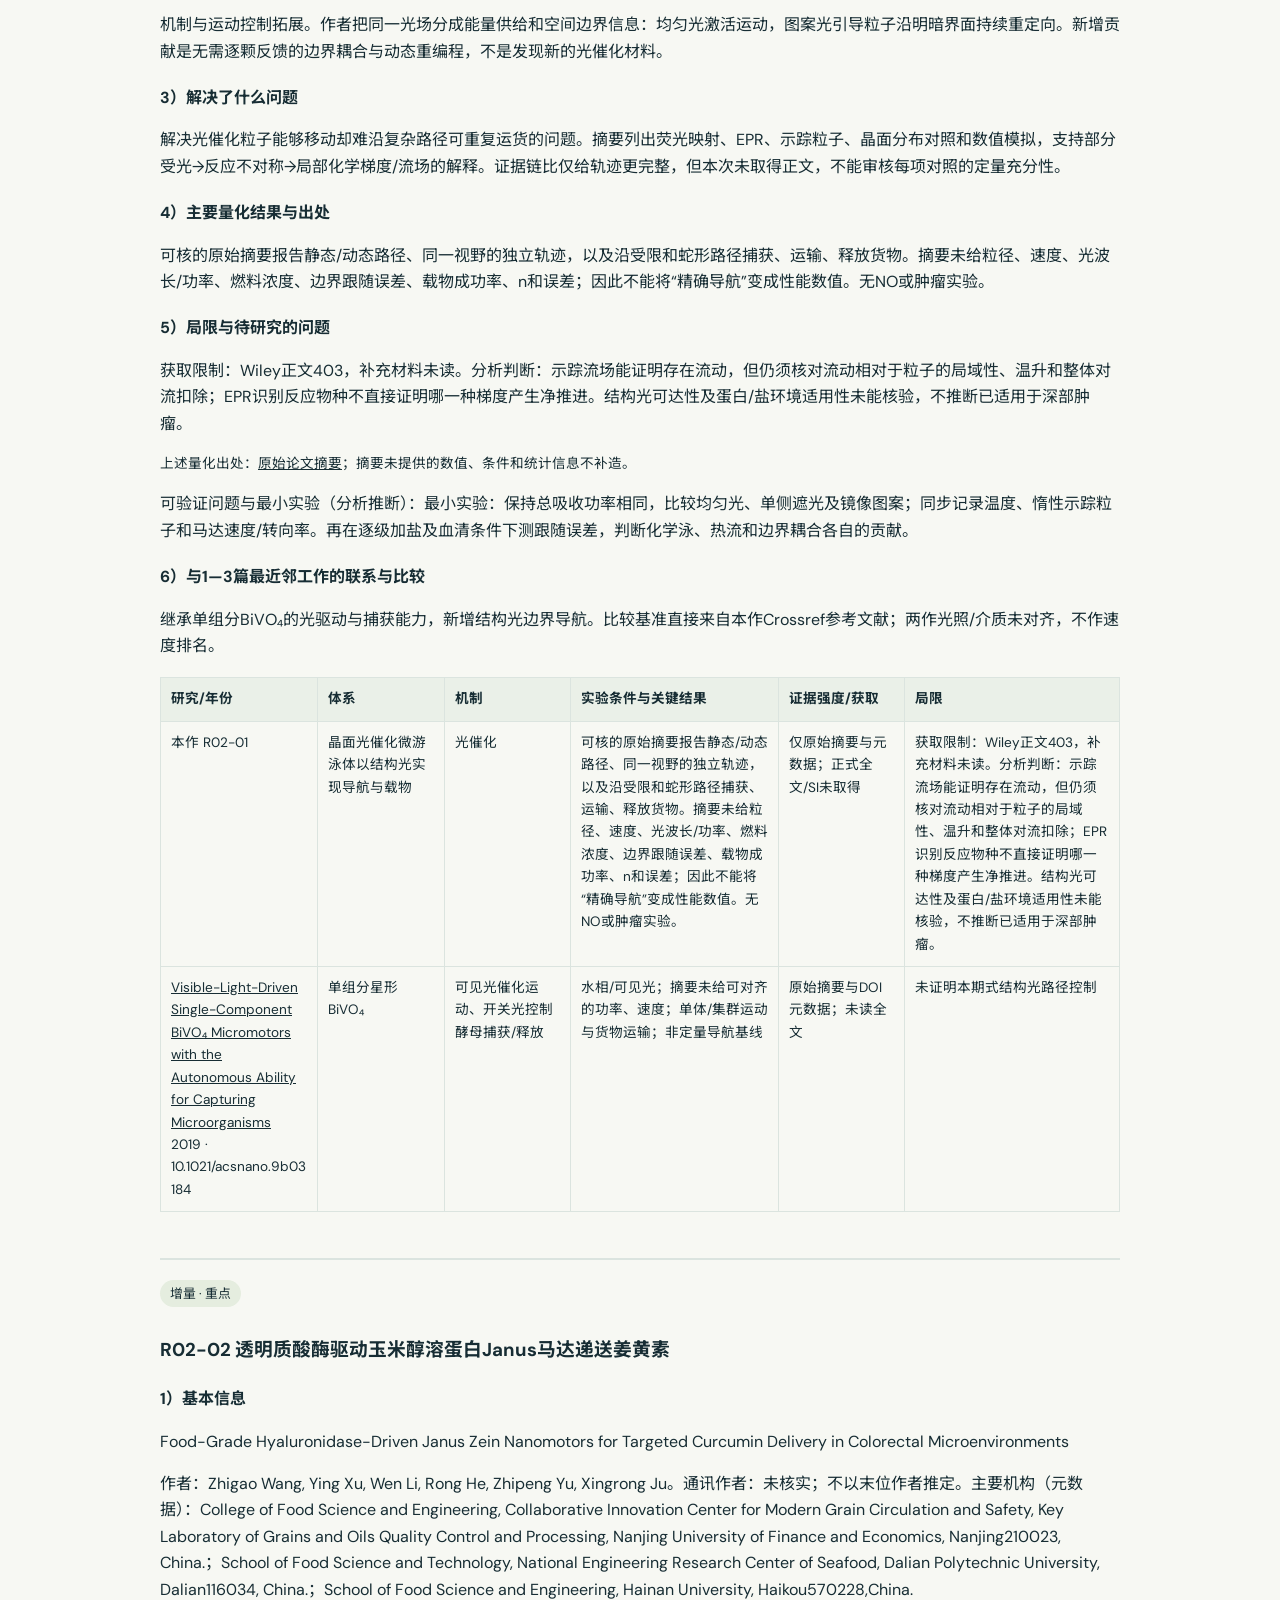
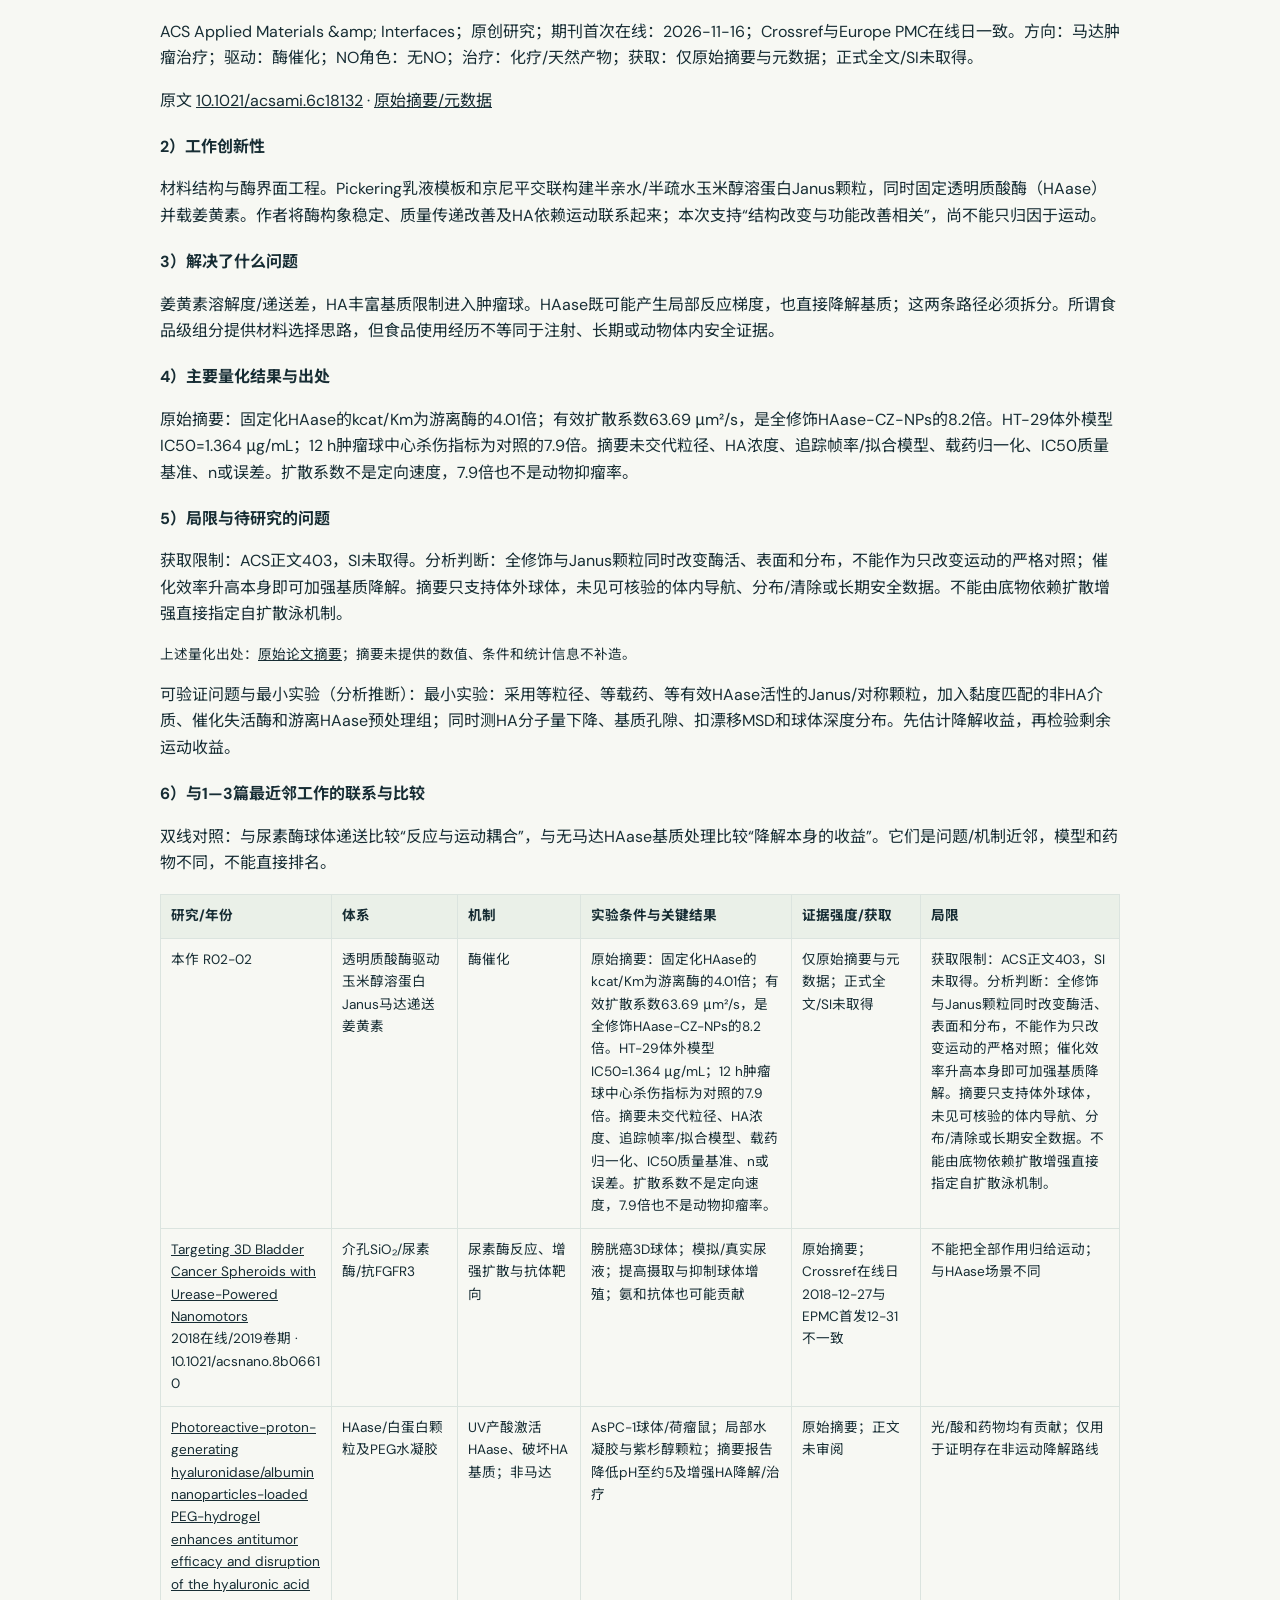
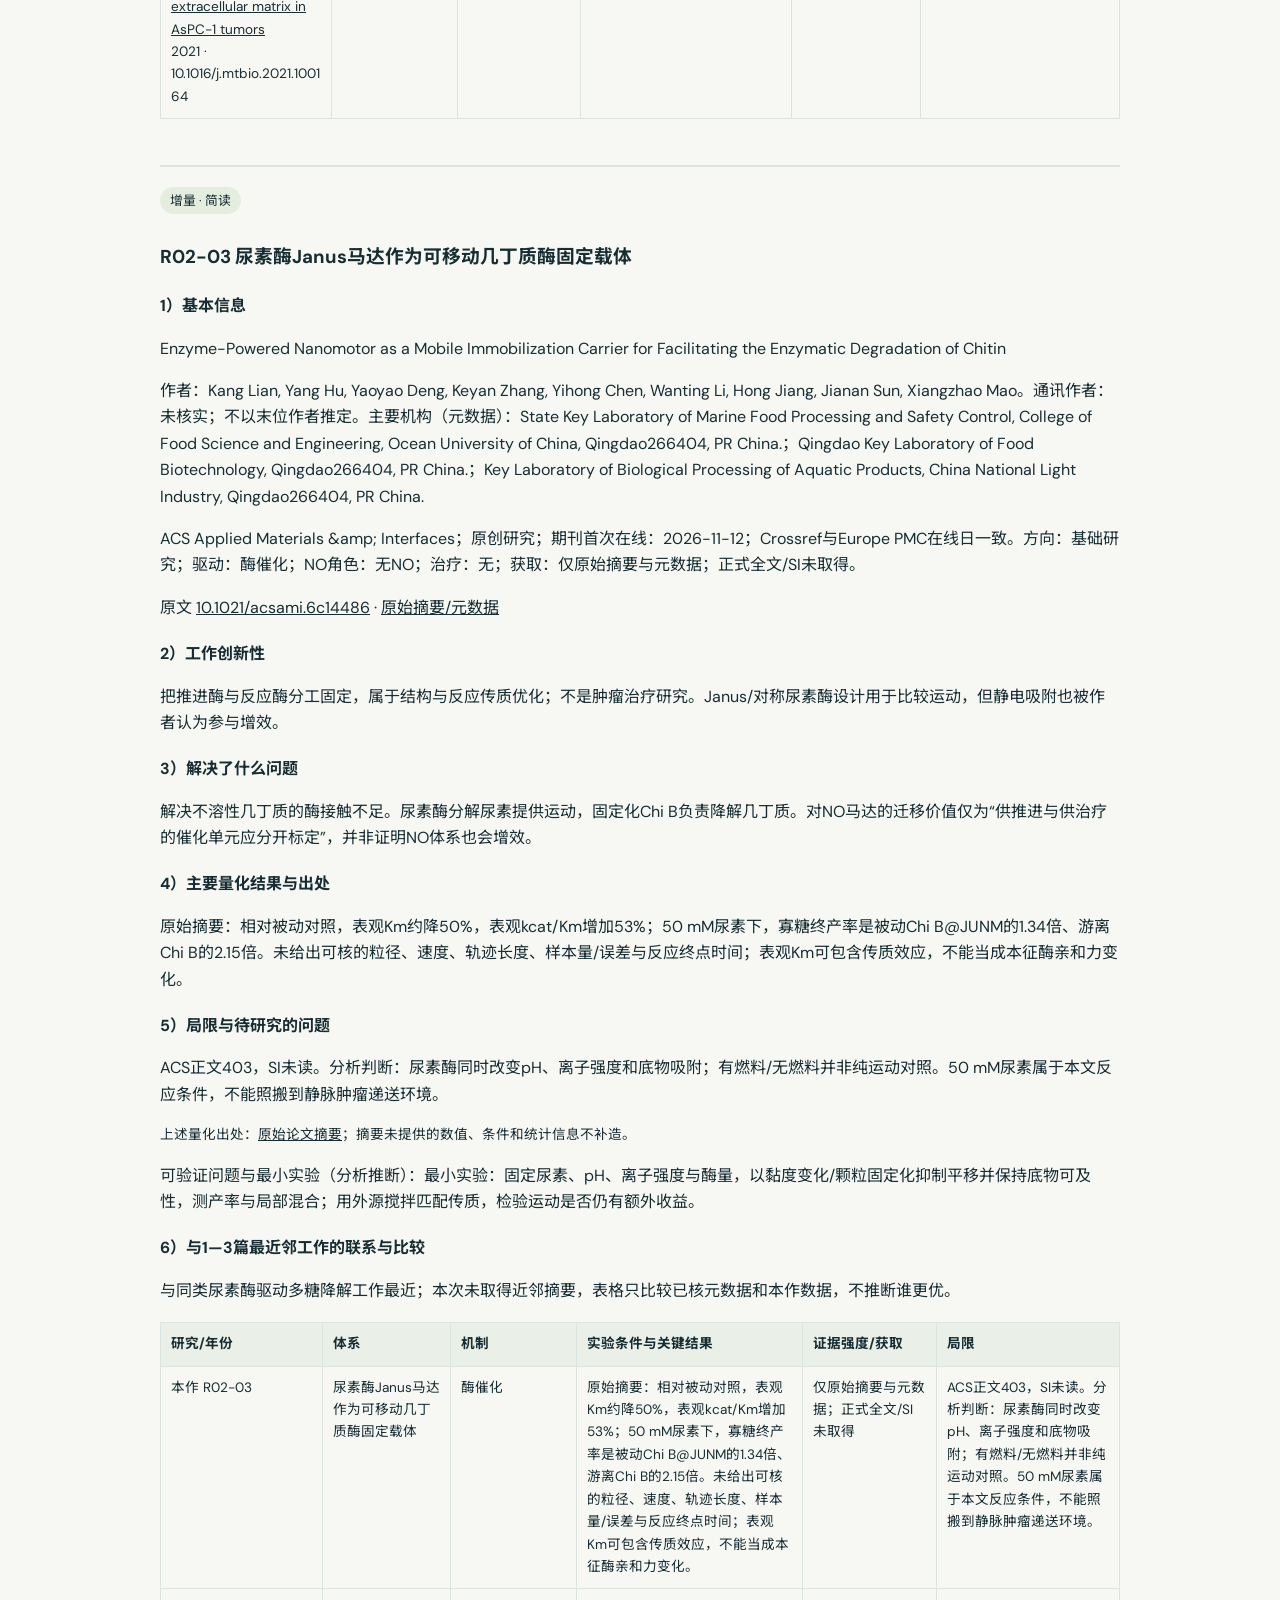
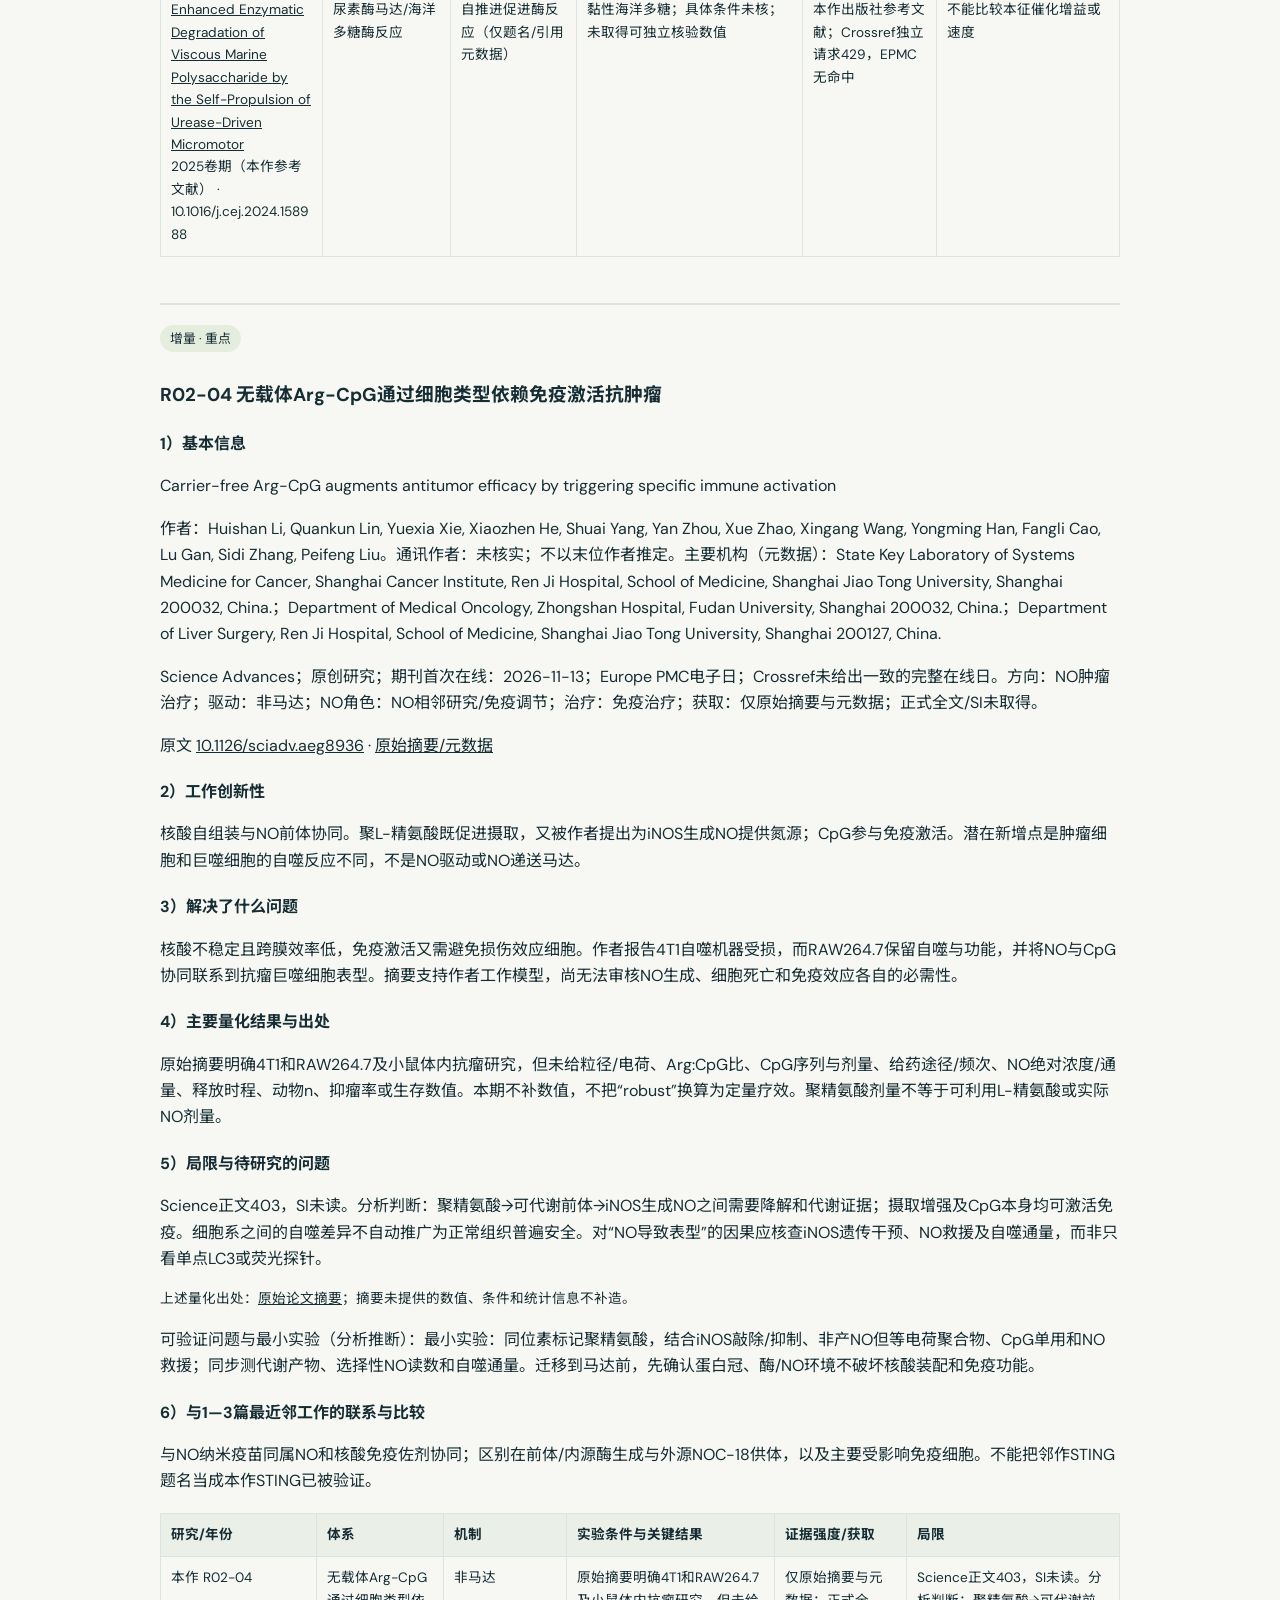
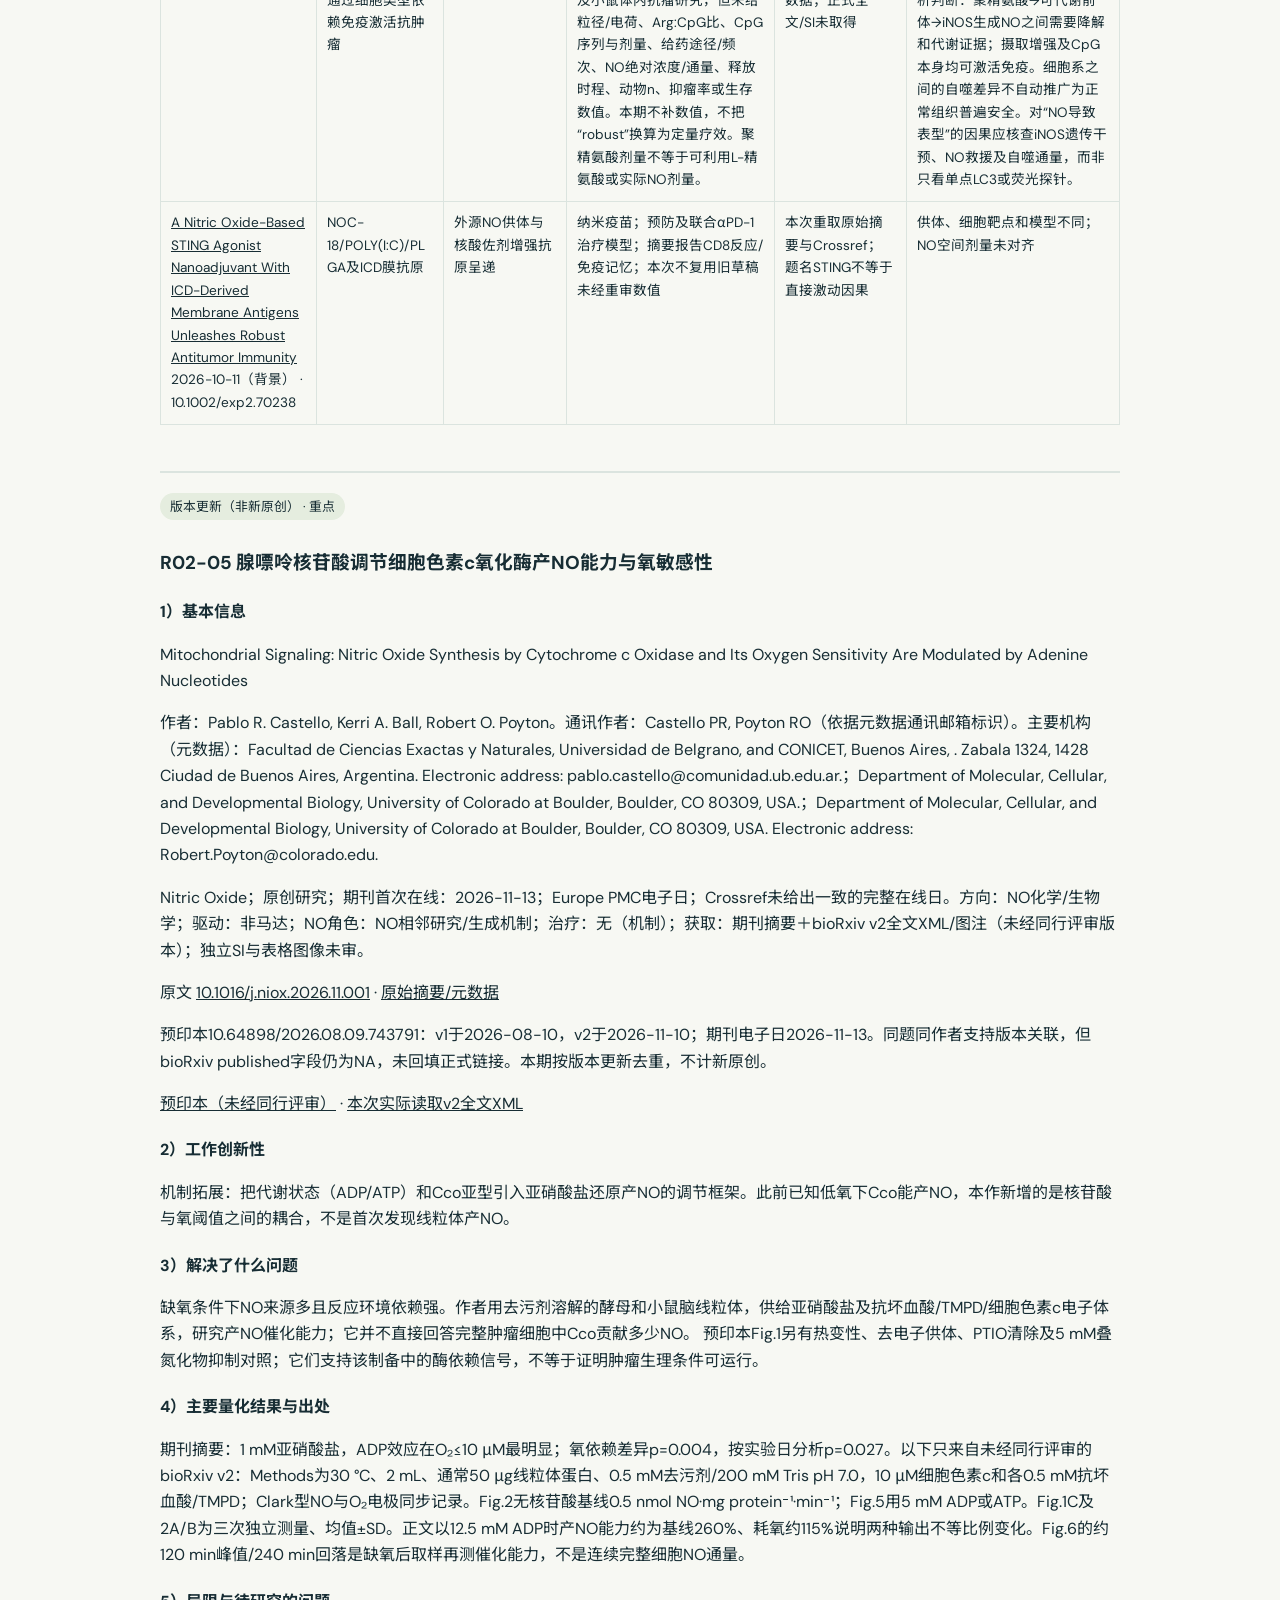
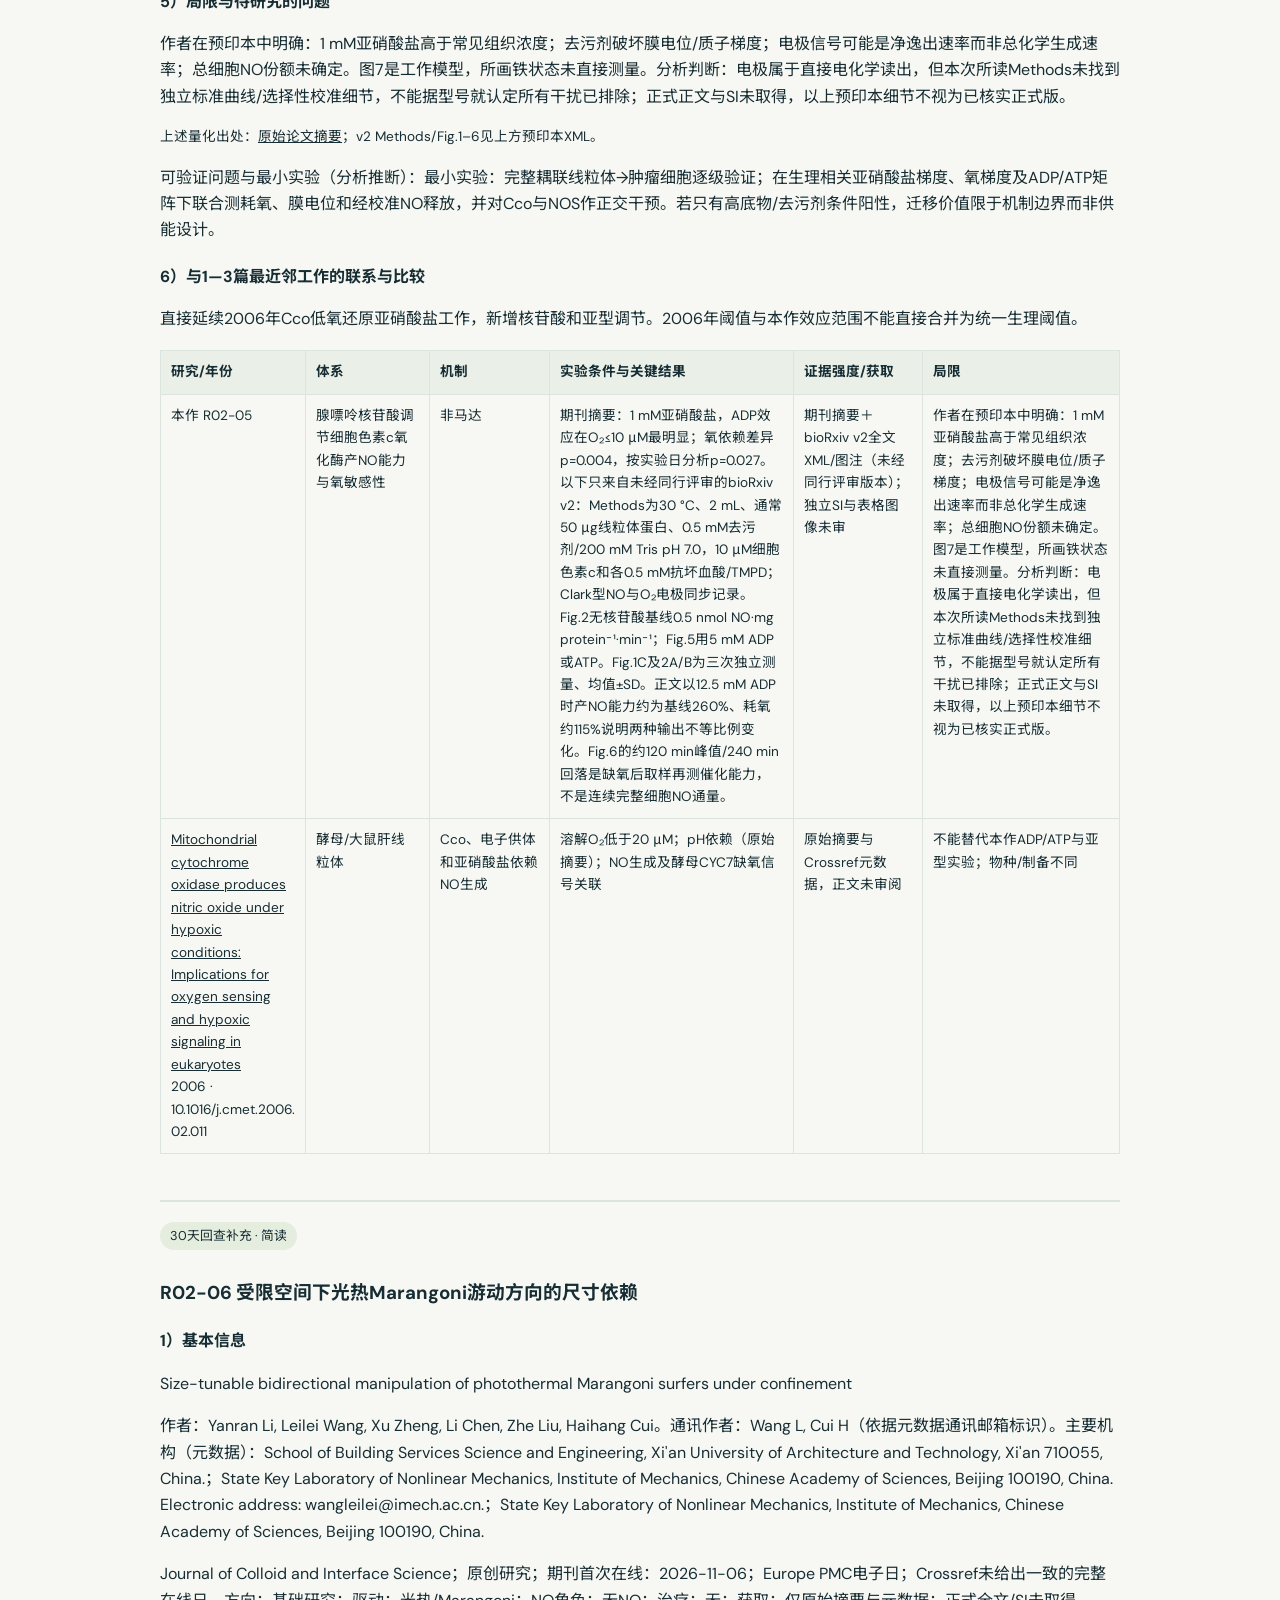
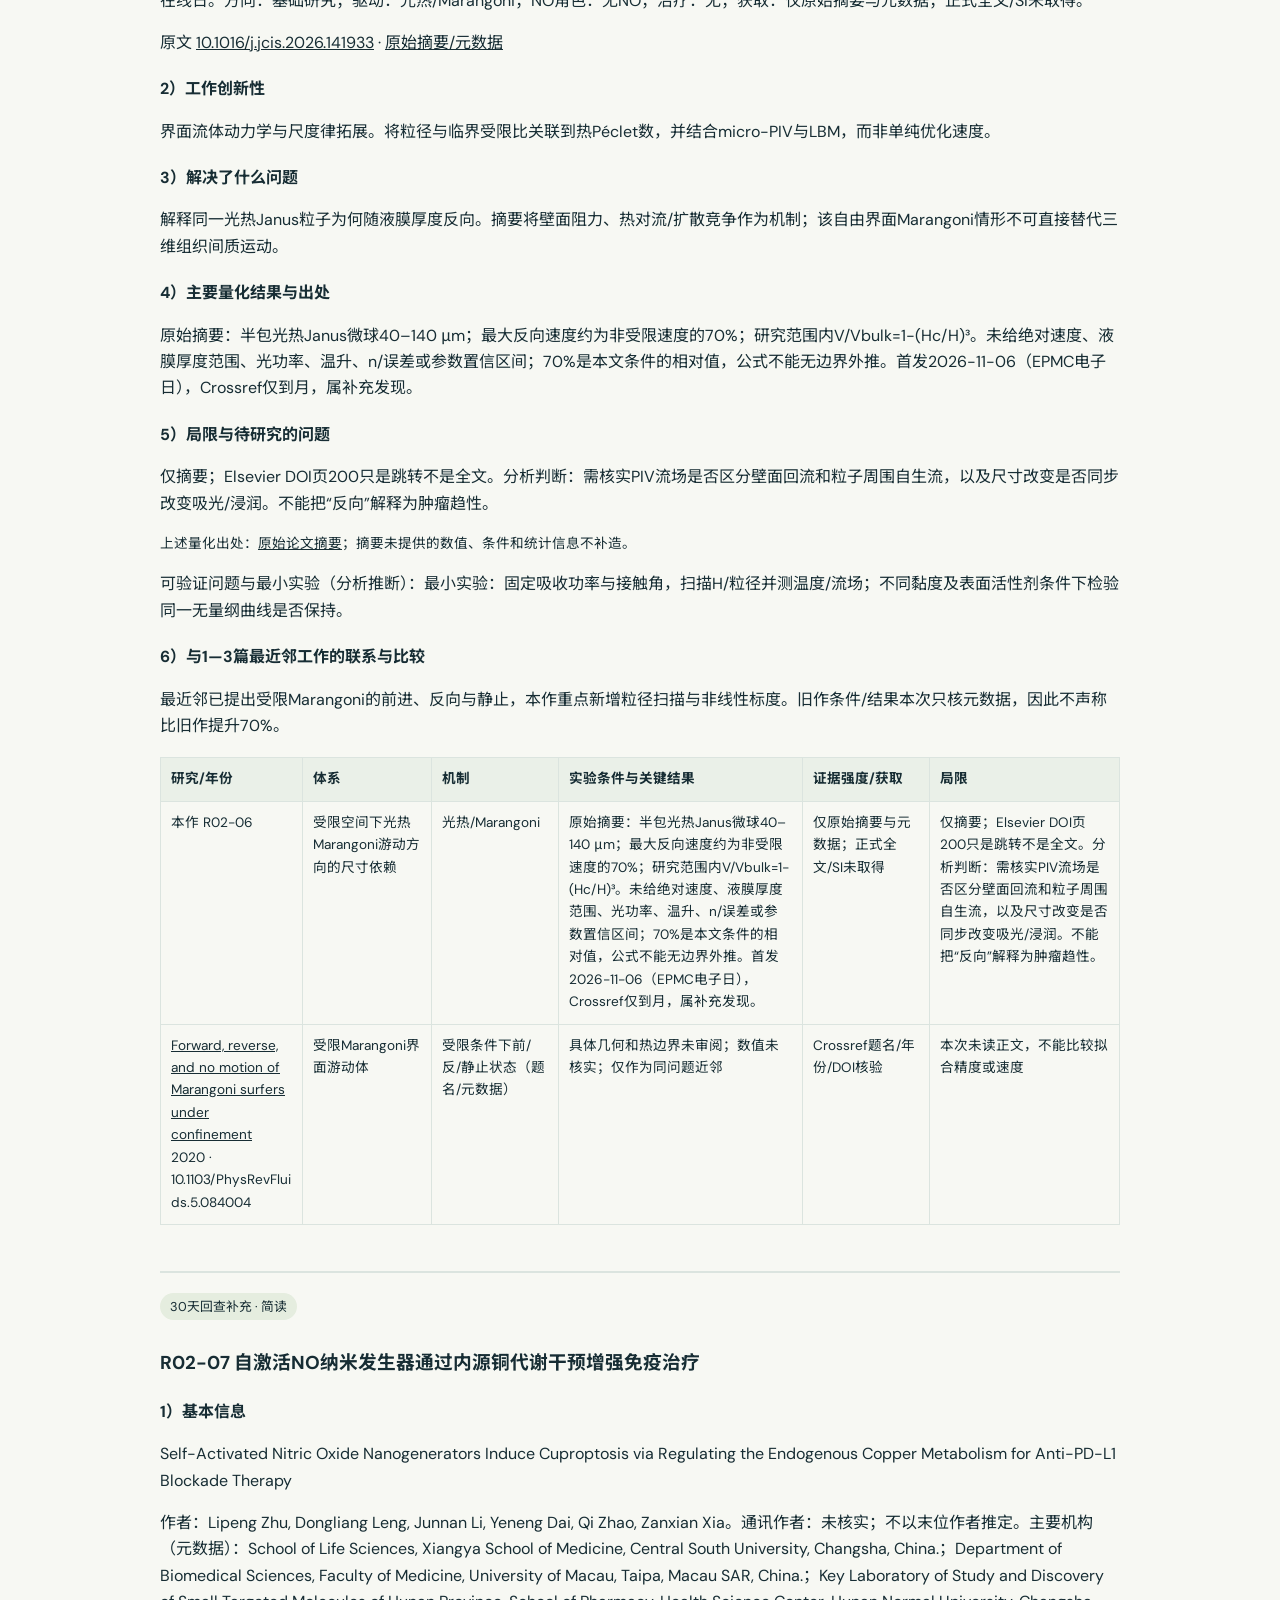
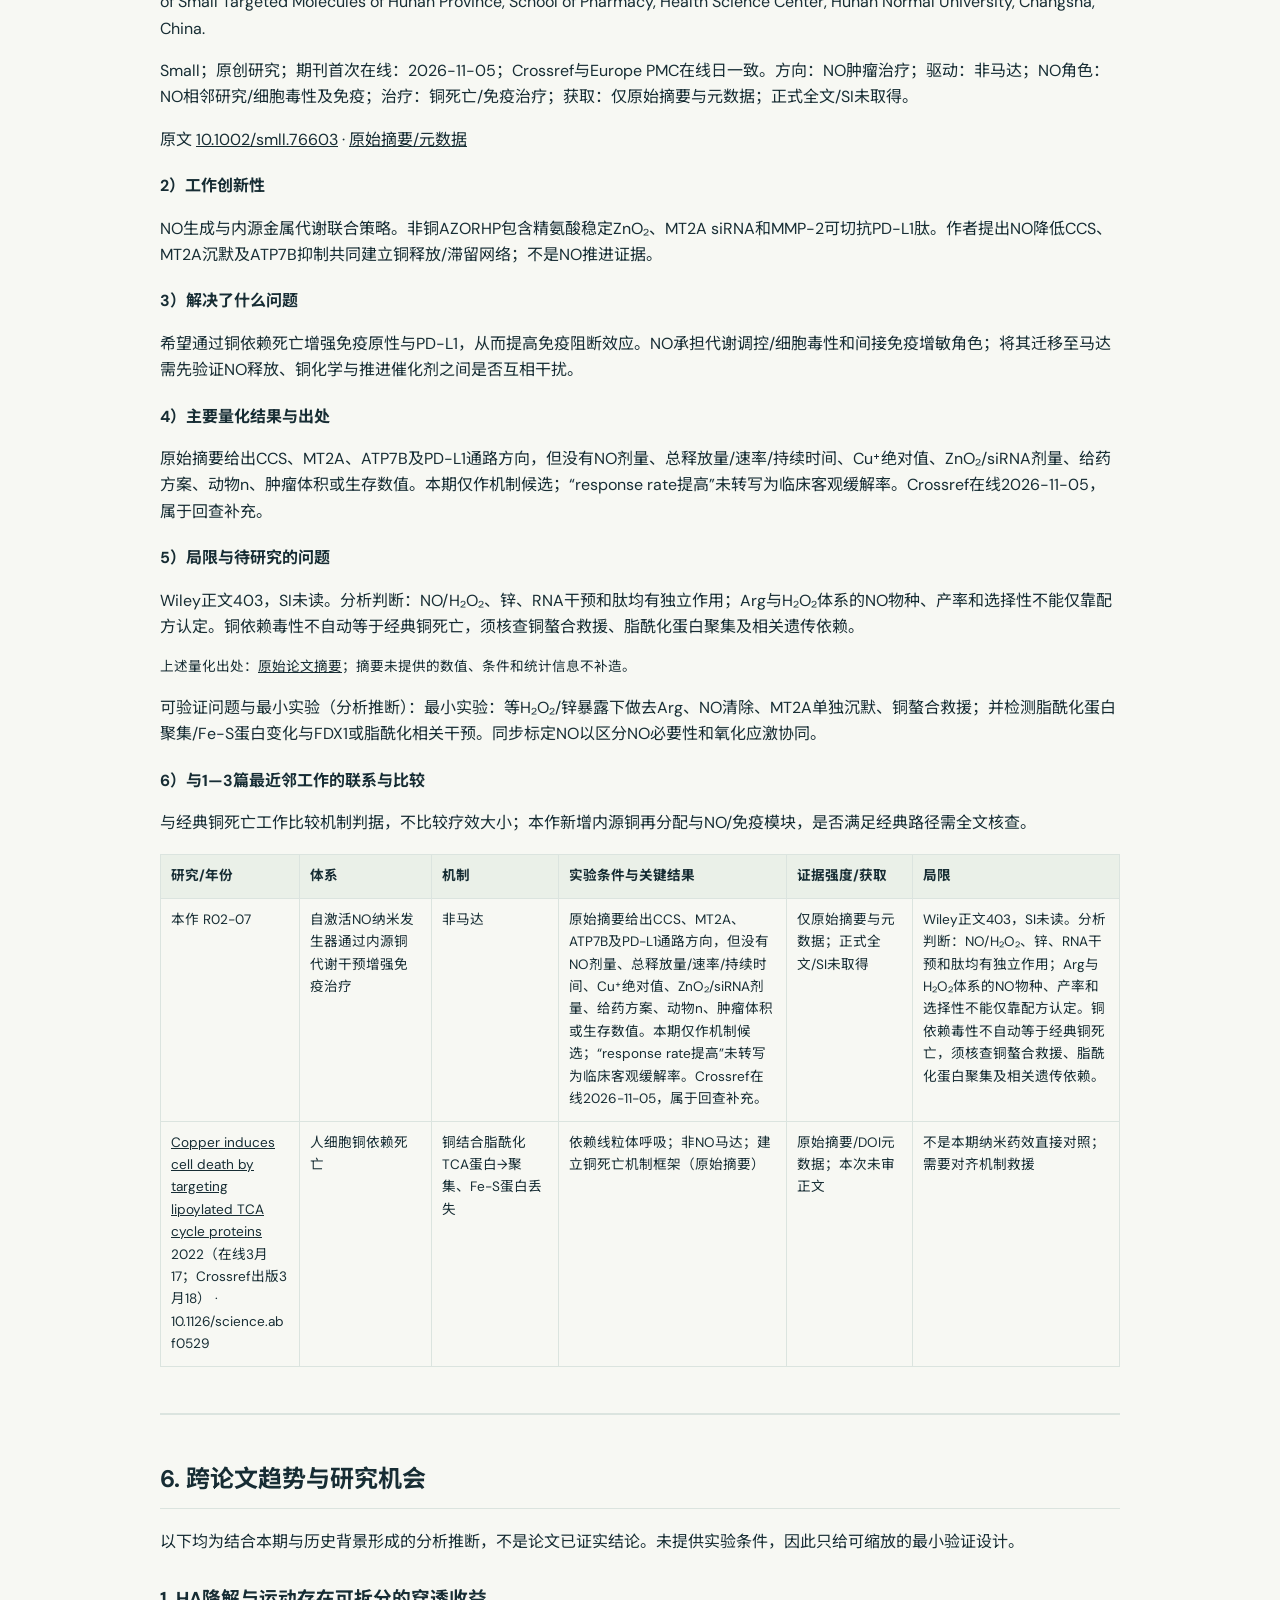
<file: reports/2026-11-16.html>
<!doctype html><html lang="zh-CN"><head><meta charset="utf-8"><meta name="viewport" content="width=device-width,initial-scale=1"><title>第0002期 · 2026-11-16｜微纳米马达 × NO</title><link rel="stylesheet" href="../style.css"></head><body><header><div class="wrap"><div class="eyebrow">RESEARCH INTELLIGENCE · EVIDENCE FIRST</div><h1>微纳米马达 <span>×</span> NO</h1><p class="sub">中文科研周报 · 机制、因果与可验证问题</p><nav><a href="../index.html">首页</a><a href="../archive.html">历史报告</a><a href="../index.html#index">文献索引</a><a href="../sources.html">来源与方法</a></nav></div></header><main class="wrap"><article class="report"><div class="eyebrow">ISSUE 0002 · 2026.11.16</div><h2 class="report-title">把运动、NO与治疗贡献拆开</h2><p>正式编号0002；发布时间：2026-11-16T09:25:42+08:00（北京时间）。采集增量：2026-11-09 09:07:37 +08:00 至 2026-11-16T09:23:41.402486+08:00；按日期重叠11-09，额外回查2026-10-17起30天。</p><p><a href="2026-11-08.html">← 上一期：0001</a> · 下一期：尚未发表 · <a href="../archive.html">全部历史</a></p><div class="toc"><b>目录</b><ol><li><a href="#overview">1. 本期概览</a></li><li><a href="#foundation">2. 微纳米马达基础研究</a></li><li><a href="#cancer">3. 微纳米马达肿瘤治疗</a></li><li><a href="#no">4. NO专题</a></li><li><a href="#deep">5. 精选论文解读：统一六项框架</a></li><li><a href="#synthesis">6. 跨论文趋势与研究机会</a></li><li><a href="#reading">7. 阅读与行动清单</a></li><li><a href="#search-log">8. 本期实际采集来源与检索记录</a></li></ol></div><h2 id="overview">1. 本期概览</h2><p>精选7篇独立研究条目，重点审读4篇：3篇明确增量新原创（R02-02/03/04）、1篇11-09重叠边界首次纳入（R02-01）、2篇30天回查补充（R02-06/07），以及1篇正式发表/预印本版本更新（R02-05，非新原创）。七条只计一次，不将近邻旧作计入。各分类是在当前可核日期与版本记录下的结果，并非对整个领域的新作总数。</p><div class="source-note">本期未核实新增NO驱动马达。NO相邻研究照常追踪，不以NO生成/荧光信号代替推进因果。6篇仅原始摘要；R02-05另取得未经同行评审v2全文XML与图注，正式版正文/SI未取得。表中未核数值保持空缺；减少篇数以保留证据边界。</div><div class="table-scroll"><table><thead><tr><th>优先级</th><th>条目</th><th>最值得核查</th></tr></thead><tbody><tr><td>重点</td><td><a href="#R02-01">R02-01 晶面光催化微游泳体以结构光实现导航与载物</a></td><td>重叠边界首次纳入</td></tr><tr><td>重点</td><td><a href="#R02-02">R02-02 透明质酸酶驱动玉米醇溶蛋白Janus马达递送姜黄素</a></td><td>增量</td></tr><tr><td>简读</td><td><a href="#R02-03">R02-03 尿素酶Janus马达作为可移动几丁质酶固定载体</a></td><td>增量</td></tr><tr><td>重点</td><td><a href="#R02-04">R02-04 无载体Arg-CpG通过细胞类型依赖免疫激活抗肿瘤</a></td><td>增量</td></tr><tr><td>重点</td><td><a href="#R02-05">R02-05 腺嘌呤核苷酸调节细胞色素c氧化酶产NO能力与氧敏感性</a></td><td>版本更新（非新原创）</td></tr><tr><td>简读</td><td><a href="#R02-06">R02-06 受限空间下光热Marangoni游动方向的尺寸依赖</a></td><td>30天回查补充</td></tr><tr><td>简读</td><td><a href="#R02-07">R02-07 自激活NO纳米发生器通过内源铜代谢干预增强免疫治疗</a></td><td>30天回查补充</td></tr></tbody></table></div><h2 id="foundation">2. 微纳米马达基础研究</h2><p>R02-01把结构光边界转成方向信息；R02-03把运动与酶促传质结合；R02-06检验壁面和热流如何反转运动。三者分别针对控制、反应收益和环境约束，介质与尺寸不同，不能根据速度或倍数排序。</p><p><a href="#R02-01">结构光导航</a> · <a href="#R02-03">酶反应与传质</a> · <a href="#R02-06">受限Marangoni运动</a></p><h2 id="cancer">3. 微纳米马达肿瘤治疗</h2><p>本期主选R02-02仅为HT-29细胞/3D球体证据。HAase同时改变运动、基质结构和催化效率，8.2倍扩散与7.9倍中心杀伤不能独立证明运动造成全部治疗增益。暂无本期可核实的人体或临床疗效结论。</p><p><a href="#R02-02">查看透明质酸酶马达的因果审查及双线近邻</a></p><h2 id="no">4. NO专题</h2><h3>4.1 NO驱动马达</h3><p>五路线中TITLE_ABS马达×NO为0；扩展BNN6、完整SNAP名称和L-arginine的补充式也为0。这只描述已访问数据库/字段/时间窗的返回，不能解释为全球没有新作。旧NO马达保留在跨期背景索引，未作为本期新增。</p><h3>4.2 NO递送与联合治疗</h3><p>本期主选没有已证明“马达递送NO”或“NO参与推进”的新条目。Arg-CpG和AZORHP均为非马达NO联合免疫策略，分别对应内源酶前体与自激活发生器，不贴NO驱动标签。</p><h3>4.3 非马达NO肿瘤治疗与可迁移技术</h3><p>R02-04关注细胞类型依赖自噬与免疫；R02-07关注NO/铜代谢；R02-05关注底物、氧和ADP/ATP对NO生成能力的约束。可迁移价值是确定前体可用性、剂量时程与机制对照，尚未在NO马达中验证。</p><p>情境边界：首期背景研究 <a href="https://doi.org/10.1016/j.jbc.2026.113526">Nitric oxide dependent metabolic and genetic dysregulation in metastatic triple-negative breast cancer</a> 提示内源NOS2与转移有关（本次重核DOI/原始摘要）；不能由局部外源NO治疗结果推断持续内源NO普遍有利。本期不建立跨体系统一“安全浓度阈值”。</p><h2 id="deep">5. 精选论文解读</h2><section class="paper-detail" id="R02-01"><span class="label">重叠边界首次纳入 · 重点</span><h3>R02-01 晶面光催化微游泳体以结构光实现导航与载物</h3><h4>1）基本信息</h4><p>Faceted Photocatalytic Microswimmers for Adaptive Navigation and Cargo Transport via Structured Illumination</p><p>作者：Angie J. Bolaños, Shang Gao, Majid Basharat, Katherine Villa。通讯作者：未核实；不以末位作者推定。主要机构（元数据）：Institute of Chemical Research of Catalonia (ICIQ), The Barcelona Institute of Science and Technology (BIST), Tarragona, Spain.；Departament De Química Física i Inorganica, Universitat Rovira i Virgili, Tarragona, Spain.；Institució Catalana de Recerca i Estudis Avançats (ICREA), Barcelona, Spain.</p><p>Small Methods；原创研究；期刊首次在线：2026-11-09；Crossref与Europe PMC在线日一致；11-09只有日期无时刻，无法确定在上次09:07:37截止之前还是之后，不计入明确增量。方向：基础研究；驱动：光催化；NO角色：无NO；治疗：无；获取：仅原始摘要与元数据；正式全文/SI未取得。</p><p>原文 <a href="https://doi.org/10.1002/smtd.71200">10.1002/smtd.71200</a> · <a href="https://www.ebi.ac.uk/europepmc/webservices/rest/search?query=DOI:10.1002/smtd.71200&amp;format=json&amp;resultType=core">原始摘要/元数据</a></p><h4>2）工作创新性</h4><p>机制与运动控制拓展。作者把同一光场分成能量供给和空间边界信息：均匀光激活运动，图案光引导粒子沿明暗界面持续重定向。新增贡献是无需逐颗反馈的边界耦合与动态重编程，不是发现新的光催化材料。</p><h4>3）解决了什么问题</h4><p>解决光催化粒子能够移动却难沿复杂路径可重复运货的问题。摘要列出荧光映射、EPR、示踪粒子、晶面分布对照和数值模拟，支持部分受光→反应不对称→局部化学梯度/流场的解释。证据链比仅给轨迹更完整，但本次未取得正文，不能审核每项对照的定量充分性。</p><h4>4）主要量化结果与出处</h4><p>可核的原始摘要报告静态/动态路径、同一视野的独立轨迹，以及沿受限和蛇形路径捕获、运输、释放货物。摘要未给粒径、速度、光波长/功率、燃料浓度、边界跟随误差、载物成功率、n和误差；因此不能将“精确导航”变成性能数值。无NO或肿瘤实验。</p><h4>5）局限与待研究的问题</h4><p>获取限制：Wiley正文403，补充材料未读。分析判断：示踪流场能证明存在流动，但仍须核对流动相对于粒子的局域性、温升和整体对流扣除；EPR识别反应物种不直接证明哪一种梯度产生净推进。结构光可达性及蛋白/盐环境适用性未能核验，不推断已适用于深部肿瘤。</p><p class="small">上述量化出处：<a href="https://doi.org/10.1002/smtd.71200">原始论文摘要</a>；摘要未提供的数值、条件和统计信息不补造。</p><p>可验证问题与最小实验（分析推断）：最小实验：保持总吸收功率相同，比较均匀光、单侧遮光及镜像图案；同步记录温度、惰性示踪粒子和马达速度/转向率。再在逐级加盐及血清条件下测跟随误差，判断化学泳、热流和边界耦合各自的贡献。</p><h4>6）与1—3篇最近邻工作的联系与比较</h4><p>继承单组分BiVO₄的光驱动与捕获能力，新增结构光边界导航。比较基准直接来自本作Crossref参考文献；两作光照/介质未对齐，不作速度排名。</p><div class="table-scroll"><table><thead><tr><th>研究/年份</th><th>体系</th><th>机制</th><th>实验条件与关键结果</th><th>证据强度/获取</th><th>局限</th></tr></thead><tbody><tr><td>本作 R02-01</td><td>晶面光催化微游泳体以结构光实现导航与载物</td><td>光催化</td><td>可核的原始摘要报告静态/动态路径、同一视野的独立轨迹，以及沿受限和蛇形路径捕获、运输、释放货物。摘要未给粒径、速度、光波长/功率、燃料浓度、边界跟随误差、载物成功率、n和误差；因此不能将“精确导航”变成性能数值。无NO或肿瘤实验。</td><td>仅原始摘要与元数据；正式全文/SI未取得</td><td>获取限制：Wiley正文403，补充材料未读。分析判断：示踪流场能证明存在流动，但仍须核对流动相对于粒子的局域性、温升和整体对流扣除；EPR识别反应物种不直接证明哪一种梯度产生净推进。结构光可达性及蛋白/盐环境适用性未能核验，不推断已适用于深部肿瘤。</td></tr><tr><td><a href="https://doi.org/10.1021/acsnano.9b03184">Visible-Light-Driven Single-Component BiVO₄ Micromotors with the Autonomous Ability for Capturing Microorganisms</a><br>2019 · 10.1021/acsnano.9b03184</td><td>单组分星形BiVO₄</td><td>可见光催化运动、开关光控制酵母捕获/释放</td><td>水相/可见光；摘要未给可对齐的功率、速度；单体/集群运动与货物运输；非定量导航基线</td><td>原始摘要与DOI元数据；未读全文</td><td>未证明本期式结构光路径控制</td></tr></tbody></table></div></section><section class="paper-detail" id="R02-02"><span class="label">增量 · 重点</span><h3>R02-02 透明质酸酶驱动玉米醇溶蛋白Janus马达递送姜黄素</h3><h4>1）基本信息</h4><p>Food-Grade Hyaluronidase-Driven Janus Zein Nanomotors for Targeted Curcumin Delivery in Colorectal Microenvironments</p><p>作者：Zhigao Wang, Ying Xu, Wen Li, Rong He, Zhipeng Yu, Xingrong Ju。通讯作者：未核实；不以末位作者推定。主要机构（元数据）：College of Food Science and Engineering, Collaborative Innovation Center for Modern Grain Circulation and Safety, Key Laboratory of Grains and Oils Quality Control and Processing, Nanjing University of Finance and Economics, Nanjing210023, China.；School of Food Science and Technology, National Engineering Research Center of Seafood, Dalian Polytechnic University, Dalian116034, China.；School of Food Science and Engineering, Hainan University, Haikou570228,China.</p><p>ACS Applied Materials &amp;amp; Interfaces；原创研究；期刊首次在线：2026-11-16；Crossref与Europe PMC在线日一致。方向：马达肿瘤治疗；驱动：酶催化；NO角色：无NO；治疗：化疗/天然产物；获取：仅原始摘要与元数据；正式全文/SI未取得。</p><p>原文 <a href="https://doi.org/10.1021/acsami.6c18132">10.1021/acsami.6c18132</a> · <a href="https://www.ebi.ac.uk/europepmc/webservices/rest/search?query=DOI:10.1021/acsami.6c18132&amp;format=json&amp;resultType=core">原始摘要/元数据</a></p><h4>2）工作创新性</h4><p>材料结构与酶界面工程。Pickering乳液模板和京尼平交联构建半亲水/半疏水玉米醇溶蛋白Janus颗粒，同时固定透明质酸酶（HAase）并载姜黄素。作者将酶构象稳定、质量传递改善及HA依赖运动联系起来；本次支持“结构改变与功能改善相关”，尚不能只归因于运动。</p><h4>3）解决了什么问题</h4><p>姜黄素溶解度/递送差，HA丰富基质限制进入肿瘤球。HAase既可能产生局部反应梯度，也直接降解基质；这两条路径必须拆分。所谓食品级组分提供材料选择思路，但食品使用经历不等同于注射、长期或动物体内安全证据。</p><h4>4）主要量化结果与出处</h4><p>原始摘要：固定化HAase的kcat/Km为游离酶的4.01倍；有效扩散系数63.69 μm²/s，是全修饰HAase-CZ-NPs的8.2倍。HT-29体外模型IC50=1.364 μg/mL；12 h肿瘤球中心杀伤指标为对照的7.9倍。摘要未交代粒径、HA浓度、追踪帧率/拟合模型、载药归一化、IC50质量基准、n或误差。扩散系数不是定向速度，7.9倍也不是动物抑瘤率。</p><h4>5）局限与待研究的问题</h4><p>获取限制：ACS正文403，SI未取得。分析判断：全修饰与Janus颗粒同时改变酶活、表面和分布，不能作为只改变运动的严格对照；催化效率升高本身即可加强基质降解。摘要只支持体外球体，未见可核验的体内导航、分布/清除或长期安全数据。不能由底物依赖扩散增强直接指定自扩散泳机制。</p><p class="small">上述量化出处：<a href="https://doi.org/10.1021/acsami.6c18132">原始论文摘要</a>；摘要未提供的数值、条件和统计信息不补造。</p><p>可验证问题与最小实验（分析推断）：最小实验：采用等粒径、等载药、等有效HAase活性的Janus/对称颗粒，加入黏度匹配的非HA介质、催化失活酶和游离HAase预处理组；同时测HA分子量下降、基质孔隙、扣漂移MSD和球体深度分布。先估计降解收益，再检验剩余运动收益。</p><h4>6）与1—3篇最近邻工作的联系与比较</h4><p>双线对照：与尿素酶球体递送比较“反应与运动耦合”，与无马达HAase基质处理比较“降解本身的收益”。它们是问题/机制近邻，模型和药物不同，不能直接排名。</p><div class="table-scroll"><table><thead><tr><th>研究/年份</th><th>体系</th><th>机制</th><th>实验条件与关键结果</th><th>证据强度/获取</th><th>局限</th></tr></thead><tbody><tr><td>本作 R02-02</td><td>透明质酸酶驱动玉米醇溶蛋白Janus马达递送姜黄素</td><td>酶催化</td><td>原始摘要：固定化HAase的kcat/Km为游离酶的4.01倍；有效扩散系数63.69 μm²/s，是全修饰HAase-CZ-NPs的8.2倍。HT-29体外模型IC50=1.364 μg/mL；12 h肿瘤球中心杀伤指标为对照的7.9倍。摘要未交代粒径、HA浓度、追踪帧率/拟合模型、载药归一化、IC50质量基准、n或误差。扩散系数不是定向速度，7.9倍也不是动物抑瘤率。</td><td>仅原始摘要与元数据；正式全文/SI未取得</td><td>获取限制：ACS正文403，SI未取得。分析判断：全修饰与Janus颗粒同时改变酶活、表面和分布，不能作为只改变运动的严格对照；催化效率升高本身即可加强基质降解。摘要只支持体外球体，未见可核验的体内导航、分布/清除或长期安全数据。不能由底物依赖扩散增强直接指定自扩散泳机制。</td></tr><tr><td><a href="https://doi.org/10.1021/acsnano.8b06610">Targeting 3D Bladder Cancer Spheroids with Urease-Powered Nanomotors</a><br>2018在线/2019卷期 · 10.1021/acsnano.8b06610</td><td>介孔SiO₂/尿素酶/抗FGFR3</td><td>尿素酶反应、增强扩散与抗体靶向</td><td>膀胱癌3D球体；模拟/真实尿液；提高摄取与抑制球体增殖；氨和抗体也可能贡献</td><td>原始摘要；Crossref在线日2018-12-27与EPMC首发12-31不一致</td><td>不能把全部作用归给运动；与HAase场景不同</td></tr><tr><td><a href="https://doi.org/10.1016/j.mtbio.2021.100164">Photoreactive-proton-generating hyaluronidase/albumin nanoparticles-loaded PEG-hydrogel enhances antitumor efficacy and disruption of the hyaluronic acid extracellular matrix in AsPC-1 tumors</a><br>2021 · 10.1016/j.mtbio.2021.100164</td><td>HAase/白蛋白颗粒及PEG水凝胶</td><td>UV产酸激活HAase、破坏HA基质；非马达</td><td>AsPC-1球体/荷瘤鼠；局部水凝胶与紫杉醇颗粒；摘要报告降低pH至约5及增强HA降解/治疗</td><td>原始摘要；正文未审阅</td><td>光/酸和药物均有贡献；仅用于证明存在非运动降解路线</td></tr></tbody></table></div></section><section class="paper-detail" id="R02-03"><span class="label">增量 · 简读</span><h3>R02-03 尿素酶Janus马达作为可移动几丁质酶固定载体</h3><h4>1）基本信息</h4><p>Enzyme-Powered Nanomotor as a Mobile Immobilization Carrier for Facilitating the Enzymatic Degradation of Chitin</p><p>作者：Kang Lian, Yang Hu, Yaoyao Deng, Keyan Zhang, Yihong Chen, Wanting Li, Hong Jiang, Jianan Sun, Xiangzhao Mao。通讯作者：未核实；不以末位作者推定。主要机构（元数据）：State Key Laboratory of Marine Food Processing and Safety Control, College of Food Science and Engineering, Ocean University of China, Qingdao266404, PR China.；Qingdao Key Laboratory of Food Biotechnology, Qingdao266404, PR China.；Key Laboratory of Biological Processing of Aquatic Products, China National Light Industry, Qingdao266404, PR China.</p><p>ACS Applied Materials &amp;amp; Interfaces；原创研究；期刊首次在线：2026-11-12；Crossref与Europe PMC在线日一致。方向：基础研究；驱动：酶催化；NO角色：无NO；治疗：无；获取：仅原始摘要与元数据；正式全文/SI未取得。</p><p>原文 <a href="https://doi.org/10.1021/acsami.6c14486">10.1021/acsami.6c14486</a> · <a href="https://www.ebi.ac.uk/europepmc/webservices/rest/search?query=DOI:10.1021/acsami.6c14486&amp;format=json&amp;resultType=core">原始摘要/元数据</a></p><h4>2）工作创新性</h4><p>把推进酶与反应酶分工固定，属于结构与反应传质优化；不是肿瘤治疗研究。Janus/对称尿素酶设计用于比较运动，但静电吸附也被作者认为参与增效。</p><h4>3）解决了什么问题</h4><p>解决不溶性几丁质的酶接触不足。尿素酶分解尿素提供运动，固定化Chi B负责降解几丁质。对NO马达的迁移价值仅为“供推进与供治疗的催化单元应分开标定”，并非证明NO体系也会增效。</p><h4>4）主要量化结果与出处</h4><p>原始摘要：相对被动对照，表观Km约降50%，表观kcat/Km增加53%；50 mM尿素下，寡糖终产率是被动Chi B@JUNM的1.34倍、游离Chi B的2.15倍。未给出可核的粒径、速度、轨迹长度、样本量/误差与反应终点时间；表观Km可包含传质效应，不能当成本征酶亲和力变化。</p><h4>5）局限与待研究的问题</h4><p>ACS正文403，SI未读。分析判断：尿素酶同时改变pH、离子强度和底物吸附；有燃料/无燃料并非纯运动对照。50 mM尿素属于本文反应条件，不能照搬到静脉肿瘤递送环境。</p><p class="small">上述量化出处：<a href="https://doi.org/10.1021/acsami.6c14486">原始论文摘要</a>；摘要未提供的数值、条件和统计信息不补造。</p><p>可验证问题与最小实验（分析推断）：最小实验：固定尿素、pH、离子强度与酶量，以黏度变化/颗粒固定化抑制平移并保持底物可及性，测产率与局部混合；用外源搅拌匹配传质，检验运动是否仍有额外收益。</p><h4>6）与1—3篇最近邻工作的联系与比较</h4><p>与同类尿素酶驱动多糖降解工作最近；本次未取得近邻摘要，表格只比较已核元数据和本作数据，不推断谁更优。</p><div class="table-scroll"><table><thead><tr><th>研究/年份</th><th>体系</th><th>机制</th><th>实验条件与关键结果</th><th>证据强度/获取</th><th>局限</th></tr></thead><tbody><tr><td>本作 R02-03</td><td>尿素酶Janus马达作为可移动几丁质酶固定载体</td><td>酶催化</td><td>原始摘要：相对被动对照，表观Km约降50%，表观kcat/Km增加53%；50 mM尿素下，寡糖终产率是被动Chi B@JUNM的1.34倍、游离Chi B的2.15倍。未给出可核的粒径、速度、轨迹长度、样本量/误差与反应终点时间；表观Km可包含传质效应，不能当成本征酶亲和力变化。</td><td>仅原始摘要与元数据；正式全文/SI未取得</td><td>ACS正文403，SI未读。分析判断：尿素酶同时改变pH、离子强度和底物吸附；有燃料/无燃料并非纯运动对照。50 mM尿素属于本文反应条件，不能照搬到静脉肿瘤递送环境。</td></tr><tr><td><a href="https://doi.org/10.1016/j.cej.2024.158988">Enhanced Enzymatic Degradation of Viscous Marine Polysaccharide by the Self-Propulsion of Urease-Driven Micromotor</a><br>2025卷期（本作参考文献） · 10.1016/j.cej.2024.158988</td><td>尿素酶马达/海洋多糖酶反应</td><td>自推进促进酶反应（仅题名/引用元数据）</td><td>黏性海洋多糖；具体条件未核；未取得可独立核验数值</td><td>本作出版社参考文献；Crossref独立请求429，EPMC无命中</td><td>不能比较本征催化增益或速度</td></tr></tbody></table></div></section><section class="paper-detail" id="R02-04"><span class="label">增量 · 重点</span><h3>R02-04 无载体Arg-CpG通过细胞类型依赖免疫激活抗肿瘤</h3><h4>1）基本信息</h4><p>Carrier-free Arg-CpG augments antitumor efficacy by triggering specific immune activation</p><p>作者：Huishan Li, Quankun Lin, Yuexia Xie, Xiaozhen He, Shuai Yang, Yan Zhou, Xue Zhao, Xingang Wang, Yongming Han, Fangli Cao, Lu Gan, Sidi Zhang, Peifeng Liu。通讯作者：未核实；不以末位作者推定。主要机构（元数据）：State Key Laboratory of Systems Medicine for Cancer, Shanghai Cancer Institute, Ren Ji Hospital, School of Medicine, Shanghai Jiao Tong University, Shanghai 200032, China.；Department of Medical Oncology, Zhongshan Hospital, Fudan University, Shanghai 200032, China.；Department of Liver Surgery, Ren Ji Hospital, School of Medicine, Shanghai Jiao Tong University, Shanghai 200127, China.</p><p>Science Advances；原创研究；期刊首次在线：2026-11-13；Europe PMC电子日；Crossref未给出一致的完整在线日。方向：NO肿瘤治疗；驱动：非马达；NO角色：NO相邻研究/免疫调节；治疗：免疫治疗；获取：仅原始摘要与元数据；正式全文/SI未取得。</p><p>原文 <a href="https://doi.org/10.1126/sciadv.aeg8936">10.1126/sciadv.aeg8936</a> · <a href="https://www.ebi.ac.uk/europepmc/webservices/rest/search?query=DOI:10.1126/sciadv.aeg8936&amp;format=json&amp;resultType=core">原始摘要/元数据</a></p><h4>2）工作创新性</h4><p>核酸自组装与NO前体协同。聚L-精氨酸既促进摄取，又被作者提出为iNOS生成NO提供氮源；CpG参与免疫激活。潜在新增点是肿瘤细胞和巨噬细胞的自噬反应不同，不是NO驱动或NO递送马达。</p><h4>3）解决了什么问题</h4><p>核酸不稳定且跨膜效率低，免疫激活又需避免损伤效应细胞。作者报告4T1自噬机器受损，而RAW264.7保留自噬与功能，并将NO与CpG协同联系到抗瘤巨噬细胞表型。摘要支持作者工作模型，尚无法审核NO生成、细胞死亡和免疫效应各自的必需性。</p><h4>4）主要量化结果与出处</h4><p>原始摘要明确4T1和RAW264.7及小鼠体内抗瘤研究，但未给粒径/电荷、Arg:CpG比、CpG序列与剂量、给药途径/频次、NO绝对浓度/通量、释放时程、动物n、抑瘤率或生存数值。本期不补数值，不把“robust”换算为定量疗效。聚精氨酸剂量不等于可利用L-精氨酸或实际NO剂量。</p><h4>5）局限与待研究的问题</h4><p>Science正文403，SI未读。分析判断：聚精氨酸→可代谢前体→iNOS生成NO之间需要降解和代谢证据；摄取增强及CpG本身均可激活免疫。细胞系之间的自噬差异不自动推广为正常组织普遍安全。对“NO导致表型”的因果应核查iNOS遗传干预、NO救援及自噬通量，而非只看单点LC3或荧光探针。</p><p class="small">上述量化出处：<a href="https://doi.org/10.1126/sciadv.aeg8936">原始论文摘要</a>；摘要未提供的数值、条件和统计信息不补造。</p><p>可验证问题与最小实验（分析推断）：最小实验：同位素标记聚精氨酸，结合iNOS敲除/抑制、非产NO但等电荷聚合物、CpG单用和NO救援；同步测代谢产物、选择性NO读数和自噬通量。迁移到马达前，先确认蛋白冠、酶/NO环境不破坏核酸装配和免疫功能。</p><h4>6）与1—3篇最近邻工作的联系与比较</h4><p>与NO纳米疫苗同属NO和核酸免疫佐剂协同；区别在前体/内源酶生成与外源NOC-18供体，以及主要受影响免疫细胞。不能把邻作STING题名当成本作STING已被验证。</p><div class="table-scroll"><table><thead><tr><th>研究/年份</th><th>体系</th><th>机制</th><th>实验条件与关键结果</th><th>证据强度/获取</th><th>局限</th></tr></thead><tbody><tr><td>本作 R02-04</td><td>无载体Arg-CpG通过细胞类型依赖免疫激活抗肿瘤</td><td>非马达</td><td>原始摘要明确4T1和RAW264.7及小鼠体内抗瘤研究，但未给粒径/电荷、Arg:CpG比、CpG序列与剂量、给药途径/频次、NO绝对浓度/通量、释放时程、动物n、抑瘤率或生存数值。本期不补数值，不把“robust”换算为定量疗效。聚精氨酸剂量不等于可利用L-精氨酸或实际NO剂量。</td><td>仅原始摘要与元数据；正式全文/SI未取得</td><td>Science正文403，SI未读。分析判断：聚精氨酸→可代谢前体→iNOS生成NO之间需要降解和代谢证据；摄取增强及CpG本身均可激活免疫。细胞系之间的自噬差异不自动推广为正常组织普遍安全。对“NO导致表型”的因果应核查iNOS遗传干预、NO救援及自噬通量，而非只看单点LC3或荧光探针。</td></tr><tr><td><a href="https://doi.org/10.1002/exp2.70238">A Nitric Oxide-Based STING Agonist Nanoadjuvant With ICD-Derived Membrane Antigens Unleashes Robust Antitumor Immunity</a><br>2026-10-11（背景） · 10.1002/exp2.70238</td><td>NOC-18/POLY(I:C)/PLGA及ICD膜抗原</td><td>外源NO供体与核酸佐剂增强抗原呈递</td><td>纳米疫苗；预防及联合αPD-1治疗模型；摘要报告CD8反应/免疫记忆；本次不复用旧草稿未经重审数值</td><td>本次重取原始摘要与Crossref；题名STING不等于直接激动因果</td><td>供体、细胞靶点和模型不同；NO空间剂量未对齐</td></tr></tbody></table></div></section><section class="paper-detail" id="R02-05"><span class="label">版本更新（非新原创） · 重点</span><h3>R02-05 腺嘌呤核苷酸调节细胞色素c氧化酶产NO能力与氧敏感性</h3><h4>1）基本信息</h4><p>Mitochondrial Signaling: Nitric Oxide Synthesis by Cytochrome c Oxidase and Its Oxygen Sensitivity Are Modulated by Adenine Nucleotides</p><p>作者：Pablo R. Castello, Kerri A. Ball, Robert O. Poyton。通讯作者：Castello PR, Poyton RO（依据元数据通讯邮箱标识）。主要机构（元数据）：Facultad de Ciencias Exactas y Naturales, Universidad de Belgrano, and CONICET, Buenos Aires, . Zabala 1324, 1428 Ciudad de Buenos Aires, Argentina. Electronic address: pablo.castello@comunidad.ub.edu.ar.；Department of Molecular, Cellular, and Developmental Biology, University of Colorado at Boulder, Boulder, CO 80309, USA.；Department of Molecular, Cellular, and Developmental Biology, University of Colorado at Boulder, Boulder, CO 80309, USA. Electronic address: Robert.Poyton@colorado.edu.</p><p>Nitric Oxide；原创研究；期刊首次在线：2026-11-13；Europe PMC电子日；Crossref未给出一致的完整在线日。方向：NO化学/生物学；驱动：非马达；NO角色：NO相邻研究/生成机制；治疗：无（机制）；获取：期刊摘要＋bioRxiv v2全文XML/图注（未经同行评审版本）；独立SI与表格图像未审。</p><p>原文 <a href="https://doi.org/10.1016/j.niox.2026.11.001">10.1016/j.niox.2026.11.001</a> · <a href="https://www.ebi.ac.uk/europepmc/webservices/rest/search?query=DOI:10.1016/j.niox.2026.11.001&amp;format=json&amp;resultType=core">原始摘要/元数据</a></p><p>预印本10.64898/2026.08.09.743791：v1于2026-08-10，v2于2026-11-10；期刊电子日2026-11-13。同题同作者支持版本关联，但bioRxiv published字段仍为NA，未回填正式链接。本期按版本更新去重，不计新原创。</p><p><a href="https://doi.org/10.64898/2026.08.09.743791">预印本（未经同行评审）</a> · <a href="https://www.biorxiv.org/content/early/2026/11/10/2026.08.09.743791.source.xml">本次实际读取v2全文XML</a></p><h4>2）工作创新性</h4><p>机制拓展：把代谢状态（ADP/ATP）和Cco亚型引入亚硝酸盐还原产NO的调节框架。此前已知低氧下Cco能产NO，本作新增的是核苷酸与氧阈值之间的耦合，不是首次发现线粒体产NO。</p><h4>3）解决了什么问题</h4><p>缺氧条件下NO来源多且反应环境依赖强。作者用去污剂溶解的酵母和小鼠脑线粒体，供给亚硝酸盐及抗坏血酸/TMPD/细胞色素c电子体系，研究产NO催化能力；它并不直接回答完整肿瘤细胞中Cco贡献多少NO。 预印本Fig.1另有热变性、去电子供体、PTIO清除及5 mM叠氮化物抑制对照；它们支持该制备中的酶依赖信号，不等于证明肿瘤生理条件可运行。</p><h4>4）主要量化结果与出处</h4><p>期刊摘要：1 mM亚硝酸盐，ADP效应在O₂≤10 μM最明显；氧依赖差异p=0.004，按实验日分析p=0.027。以下只来自未经同行评审的bioRxiv v2：Methods为30 °C、2 mL、通常50 μg线粒体蛋白、0.5 mM去污剂/200 mM Tris pH 7.0，10 μM细胞色素c和各0.5 mM抗坏血酸/TMPD；Clark型NO与O₂电极同步记录。Fig.2无核苷酸基线0.5 nmol NO·mg protein⁻¹·min⁻¹；Fig.5用5 mM ADP或ATP。Fig.1C及2A/B为三次独立测量、均值±SD。正文以12.5 mM ADP时产NO能力约为基线260%、耗氧约115%说明两种输出不等比例变化。Fig.6的约120 min峰值/240 min回落是缺氧后取样再测催化能力，不是连续完整细胞NO通量。</p><h4>5）局限与待研究的问题</h4><p>作者在预印本中明确：1 mM亚硝酸盐高于常见组织浓度；去污剂破坏膜电位/质子梯度；电极信号可能是净逸出速率而非总化学生成速率；总细胞NO份额未确定。图7是工作模型，所画铁状态未直接测量。分析判断：电极属于直接电化学读出，但本次所读Methods未找到独立标准曲线/选择性校准细节，不能据型号就认定所有干扰已排除；正式正文与SI未取得，以上预印本细节不视为已核实正式版。</p><p class="small">上述量化出处：<a href="https://doi.org/10.1016/j.niox.2026.11.001">原始论文摘要</a>；v2 Methods/Fig.1–6见上方预印本XML。</p><p>可验证问题与最小实验（分析推断）：最小实验：完整耦联线粒体→肿瘤细胞逐级验证；在生理相关亚硝酸盐梯度、氧梯度及ADP/ATP矩阵下联合测耗氧、膜电位和经校准NO释放，并对Cco与NOS作正交干预。若只有高底物/去污剂条件阳性，迁移价值限于机制边界而非供能设计。</p><h4>6）与1—3篇最近邻工作的联系与比较</h4><p>直接延续2006年Cco低氧还原亚硝酸盐工作，新增核苷酸和亚型调节。2006年阈值与本作效应范围不能直接合并为统一生理阈值。</p><div class="table-scroll"><table><thead><tr><th>研究/年份</th><th>体系</th><th>机制</th><th>实验条件与关键结果</th><th>证据强度/获取</th><th>局限</th></tr></thead><tbody><tr><td>本作 R02-05</td><td>腺嘌呤核苷酸调节细胞色素c氧化酶产NO能力与氧敏感性</td><td>非马达</td><td>期刊摘要：1 mM亚硝酸盐，ADP效应在O₂≤10 μM最明显；氧依赖差异p=0.004，按实验日分析p=0.027。以下只来自未经同行评审的bioRxiv v2：Methods为30 °C、2 mL、通常50 μg线粒体蛋白、0.5 mM去污剂/200 mM Tris pH 7.0，10 μM细胞色素c和各0.5 mM抗坏血酸/TMPD；Clark型NO与O₂电极同步记录。Fig.2无核苷酸基线0.5 nmol NO·mg protein⁻¹·min⁻¹；Fig.5用5 mM ADP或ATP。Fig.1C及2A/B为三次独立测量、均值±SD。正文以12.5 mM ADP时产NO能力约为基线260%、耗氧约115%说明两种输出不等比例变化。Fig.6的约120 min峰值/240 min回落是缺氧后取样再测催化能力，不是连续完整细胞NO通量。</td><td>期刊摘要＋bioRxiv v2全文XML/图注（未经同行评审版本）；独立SI与表格图像未审</td><td>作者在预印本中明确：1 mM亚硝酸盐高于常见组织浓度；去污剂破坏膜电位/质子梯度；电极信号可能是净逸出速率而非总化学生成速率；总细胞NO份额未确定。图7是工作模型，所画铁状态未直接测量。分析判断：电极属于直接电化学读出，但本次所读Methods未找到独立标准曲线/选择性校准细节，不能据型号就认定所有干扰已排除；正式正文与SI未取得，以上预印本细节不视为已核实正式版。</td></tr><tr><td><a href="https://doi.org/10.1016/j.cmet.2006.02.011">Mitochondrial cytochrome oxidase produces nitric oxide under hypoxic conditions: Implications for oxygen sensing and hypoxic signaling in eukaryotes</a><br>2006 · 10.1016/j.cmet.2006.02.011</td><td>酵母/大鼠肝线粒体</td><td>Cco、电子供体和亚硝酸盐依赖NO生成</td><td>溶解O₂低于20 μM；pH依赖（原始摘要）；NO生成及酵母CYC7缺氧信号关联</td><td>原始摘要与Crossref元数据，正文未审阅</td><td>不能替代本作ADP/ATP与亚型实验；物种/制备不同</td></tr></tbody></table></div></section><section class="paper-detail" id="R02-06"><span class="label">30天回查补充 · 简读</span><h3>R02-06 受限空间下光热Marangoni游动方向的尺寸依赖</h3><h4>1）基本信息</h4><p>Size-tunable bidirectional manipulation of photothermal Marangoni surfers under confinement</p><p>作者：Yanran Li, Leilei Wang, Xu Zheng, Li Chen, Zhe Liu, Haihang Cui。通讯作者：Wang L, Cui H（依据元数据通讯邮箱标识）。主要机构（元数据）：School of Building Services Science and Engineering, Xi&#x27;an University of Architecture and Technology, Xi&#x27;an 710055, China.；State Key Laboratory of Nonlinear Mechanics, Institute of Mechanics, Chinese Academy of Sciences, Beijing 100190, China. Electronic address: wangleilei@imech.ac.cn.；State Key Laboratory of Nonlinear Mechanics, Institute of Mechanics, Chinese Academy of Sciences, Beijing 100190, China.</p><p>Journal of Colloid and Interface Science；原创研究；期刊首次在线：2026-11-06；Europe PMC电子日；Crossref未给出一致的完整在线日。方向：基础研究；驱动：光热/Marangoni；NO角色：无NO；治疗：无；获取：仅原始摘要与元数据；正式全文/SI未取得。</p><p>原文 <a href="https://doi.org/10.1016/j.jcis.2026.141933">10.1016/j.jcis.2026.141933</a> · <a href="https://www.ebi.ac.uk/europepmc/webservices/rest/search?query=DOI:10.1016/j.jcis.2026.141933&amp;format=json&amp;resultType=core">原始摘要/元数据</a></p><h4>2）工作创新性</h4><p>界面流体动力学与尺度律拓展。将粒径与临界受限比关联到热Péclet数，并结合micro-PIV与LBM，而非单纯优化速度。</p><h4>3）解决了什么问题</h4><p>解释同一光热Janus粒子为何随液膜厚度反向。摘要将壁面阻力、热对流/扩散竞争作为机制；该自由界面Marangoni情形不可直接替代三维组织间质运动。</p><h4>4）主要量化结果与出处</h4><p>原始摘要：半包光热Janus微球40–140 μm；最大反向速度约为非受限速度的70%；研究范围内V/Vbulk=1−(Hc/H)³。未给绝对速度、液膜厚度范围、光功率、温升、n/误差或参数置信区间；70%是本文条件的相对值，公式不能无边界外推。首发2026-11-06（EPMC电子日），Crossref仅到月，属补充发现。</p><h4>5）局限与待研究的问题</h4><p>仅摘要；Elsevier DOI页200只是跳转不是全文。分析判断：需核实PIV流场是否区分壁面回流和粒子周围自生流，以及尺寸改变是否同步改变吸光/浸润。不能把“反向”解释为肿瘤趋性。</p><p class="small">上述量化出处：<a href="https://doi.org/10.1016/j.jcis.2026.141933">原始论文摘要</a>；摘要未提供的数值、条件和统计信息不补造。</p><p>可验证问题与最小实验（分析推断）：最小实验：固定吸收功率与接触角，扫描H/粒径并测温度/流场；不同黏度及表面活性剂条件下检验同一无量纲曲线是否保持。</p><h4>6）与1—3篇最近邻工作的联系与比较</h4><p>最近邻已提出受限Marangoni的前进、反向与静止，本作重点新增粒径扫描与非线性标度。旧作条件/结果本次只核元数据，因此不声称比旧作提升70%。</p><div class="table-scroll"><table><thead><tr><th>研究/年份</th><th>体系</th><th>机制</th><th>实验条件与关键结果</th><th>证据强度/获取</th><th>局限</th></tr></thead><tbody><tr><td>本作 R02-06</td><td>受限空间下光热Marangoni游动方向的尺寸依赖</td><td>光热/Marangoni</td><td>原始摘要：半包光热Janus微球40–140 μm；最大反向速度约为非受限速度的70%；研究范围内V/Vbulk=1−(Hc/H)³。未给绝对速度、液膜厚度范围、光功率、温升、n/误差或参数置信区间；70%是本文条件的相对值，公式不能无边界外推。首发2026-11-06（EPMC电子日），Crossref仅到月，属补充发现。</td><td>仅原始摘要与元数据；正式全文/SI未取得</td><td>仅摘要；Elsevier DOI页200只是跳转不是全文。分析判断：需核实PIV流场是否区分壁面回流和粒子周围自生流，以及尺寸改变是否同步改变吸光/浸润。不能把“反向”解释为肿瘤趋性。</td></tr><tr><td><a href="https://doi.org/10.1103/PhysRevFluids.5.084004">Forward, reverse, and no motion of Marangoni surfers under confinement</a><br>2020 · 10.1103/PhysRevFluids.5.084004</td><td>受限Marangoni界面游动体</td><td>受限条件下前/反/静止状态（题名/元数据）</td><td>具体几何和热边界未审阅；数值未核实；仅作为同问题近邻</td><td>Crossref题名/年份/DOI核验</td><td>本次未读正文，不能比较拟合精度或速度</td></tr></tbody></table></div></section><section class="paper-detail" id="R02-07"><span class="label">30天回查补充 · 简读</span><h3>R02-07 自激活NO纳米发生器通过内源铜代谢干预增强免疫治疗</h3><h4>1）基本信息</h4><p>Self-Activated Nitric Oxide Nanogenerators Induce Cuproptosis via Regulating the Endogenous Copper Metabolism for Anti-PD-L1 Blockade Therapy</p><p>作者：Lipeng Zhu, Dongliang Leng, Junnan Li, Yeneng Dai, Qi Zhao, Zanxian Xia。通讯作者：未核实；不以末位作者推定。主要机构（元数据）：School of Life Sciences, Xiangya School of Medicine, Central South University, Changsha, China.；Department of Biomedical Sciences, Faculty of Medicine, University of Macau, Taipa, Macau SAR, China.；Key Laboratory of Study and Discovery of Small Targeted Molecules of Hunan Province, School of Pharmacy, Health Science Center, Hunan Normal University, Changsha, China.</p><p>Small；原创研究；期刊首次在线：2026-11-05；Crossref与Europe PMC在线日一致。方向：NO肿瘤治疗；驱动：非马达；NO角色：NO相邻研究/细胞毒性及免疫；治疗：铜死亡/免疫治疗；获取：仅原始摘要与元数据；正式全文/SI未取得。</p><p>原文 <a href="https://doi.org/10.1002/smll.76603">10.1002/smll.76603</a> · <a href="https://www.ebi.ac.uk/europepmc/webservices/rest/search?query=DOI:10.1002/smll.76603&amp;format=json&amp;resultType=core">原始摘要/元数据</a></p><h4>2）工作创新性</h4><p>NO生成与内源金属代谢联合策略。非铜AZORHP包含精氨酸稳定ZnO₂、MT2A siRNA和MMP-2可切抗PD-L1肽。作者提出NO降低CCS、MT2A沉默及ATP7B抑制共同建立铜释放/滞留网络；不是NO推进证据。</p><h4>3）解决了什么问题</h4><p>希望通过铜依赖死亡增强免疫原性与PD-L1，从而提高免疫阻断效应。NO承担代谢调控/细胞毒性和间接免疫增敏角色；将其迁移至马达需先验证NO释放、铜化学与推进催化剂之间是否互相干扰。</p><h4>4）主要量化结果与出处</h4><p>原始摘要给出CCS、MT2A、ATP7B及PD-L1通路方向，但没有NO剂量、总释放量/速率/持续时间、Cu⁺绝对值、ZnO₂/siRNA剂量、给药方案、动物n、肿瘤体积或生存数值。本期仅作机制候选；“response rate提高”未转写为临床客观缓解率。Crossref在线2026-11-05，属于回查补充。</p><h4>5）局限与待研究的问题</h4><p>Wiley正文403，SI未读。分析判断：NO/H₂O₂、锌、RNA干预和肽均有独立作用；Arg与H₂O₂体系的NO物种、产率和选择性不能仅靠配方认定。铜依赖毒性不自动等于经典铜死亡，须核查铜螯合救援、脂酰化蛋白聚集及相关遗传依赖。</p><p class="small">上述量化出处：<a href="https://doi.org/10.1002/smll.76603">原始论文摘要</a>；摘要未提供的数值、条件和统计信息不补造。</p><p>可验证问题与最小实验（分析推断）：最小实验：等H₂O₂/锌暴露下做去Arg、NO清除、MT2A单独沉默、铜螯合救援；并检测脂酰化蛋白聚集/Fe-S蛋白变化与FDX1或脂酰化相关干预。同步标定NO以区分NO必要性和氧化应激协同。</p><h4>6）与1—3篇最近邻工作的联系与比较</h4><p>与经典铜死亡工作比较机制判据，不比较疗效大小；本作新增内源铜再分配与NO/免疫模块，是否满足经典路径需全文核查。</p><div class="table-scroll"><table><thead><tr><th>研究/年份</th><th>体系</th><th>机制</th><th>实验条件与关键结果</th><th>证据强度/获取</th><th>局限</th></tr></thead><tbody><tr><td>本作 R02-07</td><td>自激活NO纳米发生器通过内源铜代谢干预增强免疫治疗</td><td>非马达</td><td>原始摘要给出CCS、MT2A、ATP7B及PD-L1通路方向，但没有NO剂量、总释放量/速率/持续时间、Cu⁺绝对值、ZnO₂/siRNA剂量、给药方案、动物n、肿瘤体积或生存数值。本期仅作机制候选；“response rate提高”未转写为临床客观缓解率。Crossref在线2026-11-05，属于回查补充。</td><td>仅原始摘要与元数据；正式全文/SI未取得</td><td>Wiley正文403，SI未读。分析判断：NO/H₂O₂、锌、RNA干预和肽均有独立作用；Arg与H₂O₂体系的NO物种、产率和选择性不能仅靠配方认定。铜依赖毒性不自动等于经典铜死亡，须核查铜螯合救援、脂酰化蛋白聚集及相关遗传依赖。</td></tr><tr><td><a href="https://doi.org/10.1126/science.abf0529">Copper induces cell death by targeting lipoylated TCA cycle proteins</a><br>2022（在线3月17；Crossref出版3月18） · 10.1126/science.abf0529</td><td>人细胞铜依赖死亡</td><td>铜结合脂酰化TCA蛋白→聚集、Fe-S蛋白丢失</td><td>依赖线粒体呼吸；非NO马达；建立铜死亡机制框架（原始摘要）</td><td>原始摘要/DOI元数据；本次未审正文</td><td>不是本期纳米药效直接对照；需要对齐机制救援</td></tr></tbody></table></div></section><h2 id="synthesis">6. 跨论文趋势与研究机会</h2><p>以下均为结合本期与历史背景形成的分析推断，不是论文已证实结论。未提供实验条件，因此只给可缩放的最小验证设计。</p><h3>1. HA降解与运动存在可拆分的穿透收益</h3><p>假设：由R02-02和无马达HAase近邻推断：等酶活/等药量后，若Janus结构仍增加深部递送，才支持额外运动贡献。</p><p>最小验证：等活性Janus/对称颗粒＋预降解基质＋失活酶；测HA分子量、孔隙、轨迹和深度药物分布。</p><p>障碍：难以改变运动而保持界面/传质不变；预降解会改变黏度，需匹配流变条件。</p><h3>2. NO生成途径的氧依赖可能造成免疫与代谢作用错位</h3><p>假设：由R02-04与R02-05推断：iNOS来源与Cco亚硝酸盐还原在氧/代谢状态上的条件不同，局部NO时程可能比总前体剂量更能预测效应。</p><p>最小验证：氧×ADP/ATP×底物矩阵；iNOS/Cco正交干预，配合标记氮源、NO校准与细胞表型读数。</p><p>障碍：去污剂体系不能代表完整细胞；抑制剂脱靶及氧探针/NO探针交叉干扰需处理。</p><h3>3. 推进与NO治疗可采用独立开关以建立因果</h3><p>假设：由本期光/酶运动研究与非马达NO免疫研究推断，分开供能与NO释放可减少耦合混杂，但未证明优于耦合马达。</p><p>最小验证：运动开/关×NO开/关四组；匹配药量、温度、材料和NO暴露，在同一球体先测递送再测治疗。</p><p>障碍：关运动也可能改变催化与表面；必须报告操纵带来的副变化，并设置惰性示踪流场。</p><h2 id="reading">7. 阅读与行动清单</h2><ol><li>优先获取R02-02和R02-04正式正文及SI，补载药/酶活匹配、NO检测校准、动物给药与n；未经核验不开展跨论文数值排名。</li><li>精读R02-05 v2 Methods与Fig.1–6，并对照正式版本；先确认1 mM底物与去污剂边界，再决定是否做完整细胞迁移实验。</li><li>R02-01补光功率、路径误差、流场与温升；R02-07补铜死亡救援及选择性NO测量。</li><li>候补队列含旧11-09草稿13条（原12条精选与1条日期待核候补）、arXiv理论工作、Re(I)马达与引擎刹车等；均未当已完成报告去重。版本/日期不确定条目继续保留。</li></ol><h2 id="search-log">8. 本期实际采集来源与检索记录</h2><p>开始前已读取偏好/自动化记忆、正式首期、已有来源清单、关键词映射和文献索引。仓库main基线4bf054a060585e0ff2b64beadc19bb091086a73f；既有Actions部署42463570146成功；首页/首期HTTP200。先保存方向—科学问题—式—来源映射，再执行检索。</p><p>调整原因：初检全字段NO式噪声大，含SNAP/iNOS等短词及全文参考文献噪声；两路超过1000条上限。初检只作探索，不宣称完整筛查。改为TITLE_ABS且去除裸SNAP，另以完整化学名/BNN6/L-arginine补充；随后加MeSH与引用/作者/预印本追踪。精简五路线88条，按DOI/规范化题名作者合并73个候选。所有计数仅限明确的返回范围。</p><p><a href="../data/keyword-map-0002.json">关键词与科学问题映射</a> · <a href="../data/search-log-0002.json">完整结构化日志（包括失败）</a> · <a href="../data/candidate-decisions-0002.json">候选与筛选台账</a> · <a href="../sources.html">51本具体期刊入口与访问状态</a></p><div class="table-scroll"><table><thead><tr><th>来源/入口</th><th>实际检索式/动作</th><th>北京时间</th><th>结果与纳入</th><th>状态</th><th>覆盖、限制与替代</th></tr></thead><tbody><tr><td>Europe PMC REST<br><a href="https://www.ebi.ac.uk/europepmc/webservices/rest/search?query=%28micromotor+OR+nanomotor+OR+microswimmer+OR+microrobot+OR+%22active+colloid%22+OR+%22self-propelled+particle%22+OR+%22Janus+particle%22+OR+%22biohybrid+microrobot%22+OR+%22micro-+and+nanomotor%22+OR+nanorobot%29+AND+%28propulsion+OR+hydrodynamics+OR+%22Brownian+motion%22+OR+chemotaxis+OR+confinement+OR+%22complex+fluid%22+OR+%22collective+behavior%22+OR+%22active+matter%22%29+AND+FIRST_PDATE%3A%5B2026-10-17+TO+2026-11-16%5D&amp;format=json&amp;pageSize=1000&amp;resultType=core&amp;sort=FIRST_PDATE_D+desc">实际入口</a></td><td><code>(micromotor OR nanomotor OR microswimmer OR microrobot OR &quot;active colloid&quot; OR &quot;self-propelled particle&quot; OR &quot;Janus particle&quot; OR &quot;biohybrid microrobot&quot; OR &quot;micro- and nanomotor&quot; OR nanorobot) AND (propulsion OR hydrodynamics OR &quot;Brownian motion&quot; OR chemotaxis OR confinement OR &quot;complex fluid&quot; OR &quot;collective behavior&quot; OR &quot;active matter&quot;) AND FIRST_PDATE:[2026-10-17 TO 2026-11-16]</code></td><td>2026-11-16T09:04:22.761407+08:00</td><td>结果 28；取回 28；纳入 None</td><td>success</td><td>探索检索；未完整筛查；C2/C3可能截断，仅用于调整字段，不作为排除依据</td></tr><tr><td>Europe PMC REST<br><a href="https://www.ebi.ac.uk/europepmc/webservices/rest/search?query=%28micromotor+OR+nanomotor+OR+microswimmer+OR+microrobot+OR+%22active+colloid%22+OR+%22self-propelled+particle%22+OR+%22Janus+particle%22+OR+%22biohybrid+microrobot%22+OR+%22micro-+and+nanomotor%22+OR+nanorobot%29+AND+%28cancer+OR+tumor+OR+tumour+OR+neoplasm+OR+oncology%29+AND+FIRST_PDATE%3A%5B2026-10-17+TO+2026-11-16%5D&amp;format=json&amp;pageSize=1000&amp;resultType=core&amp;sort=FIRST_PDATE_D+desc">实际入口</a></td><td><code>(micromotor OR nanomotor OR microswimmer OR microrobot OR &quot;active colloid&quot; OR &quot;self-propelled particle&quot; OR &quot;Janus particle&quot; OR &quot;biohybrid microrobot&quot; OR &quot;micro- and nanomotor&quot; OR nanorobot) AND (cancer OR tumor OR tumour OR neoplasm OR oncology) AND FIRST_PDATE:[2026-10-17 TO 2026-11-16]</code></td><td>2026-11-16T09:04:22.761407+08:00</td><td>结果 19；取回 19；纳入 None</td><td>success</td><td>探索检索；未完整筛查；C2/C3可能截断，仅用于调整字段，不作为排除依据</td></tr><tr><td>Europe PMC REST<br><a href="https://www.ebi.ac.uk/europepmc/webservices/rest/search?query=%28micromotor+OR+nanomotor+OR+microswimmer+OR+microrobot+OR+%22active+colloid%22+OR+%22self-propelled+particle%22+OR+%22Janus+particle%22+OR+%22biohybrid+microrobot%22+OR+%22micro-+and+nanomotor%22+OR+nanorobot%29+AND+%28%22nitric+oxide%22+OR+%22S-nitrosothiol%22+OR+GSNO+OR+SNAP+OR+NONOate+OR+diazeniumdiolate+OR+%22nitric+oxide+synthase%22+OR+iNOS%29+AND+FIRST_PDATE%3A%5B2026-10-17+TO+2026-11-16%5D&amp;format=json&amp;pageSize=1000&amp;resultType=core&amp;sort=FIRST_PDATE_D+desc">实际入口</a></td><td><code>(micromotor OR nanomotor OR microswimmer OR microrobot OR &quot;active colloid&quot; OR &quot;self-propelled particle&quot; OR &quot;Janus particle&quot; OR &quot;biohybrid microrobot&quot; OR &quot;micro- and nanomotor&quot; OR nanorobot) AND (&quot;nitric oxide&quot; OR &quot;S-nitrosothiol&quot; OR GSNO OR SNAP OR NONOate OR diazeniumdiolate OR &quot;nitric oxide synthase&quot; OR iNOS) AND FIRST_PDATE:[2026-10-17 TO 2026-11-16]</code></td><td>2026-11-16T09:04:22.762409+08:00</td><td>结果 4；取回 4；纳入 None</td><td>success</td><td>探索检索；未完整筛查；C2/C3可能截断，仅用于调整字段，不作为排除依据</td></tr><tr><td>Europe PMC REST<br><a href="https://www.ebi.ac.uk/europepmc/webservices/rest/search?query=%28%22nitric+oxide%22+OR+%22S-nitrosothiol%22+OR+GSNO+OR+SNAP+OR+NONOate+OR+diazeniumdiolate+OR+%22nitric+oxide+synthase%22+OR+iNOS%29+AND+%28cancer+OR+tumor+OR+tumour+OR+neoplasm+OR+oncology%29+AND+FIRST_PDATE%3A%5B2026-10-17+TO+2026-11-16%5D&amp;format=json&amp;pageSize=1000&amp;resultType=core&amp;sort=FIRST_PDATE_D+desc">实际入口</a></td><td><code>(&quot;nitric oxide&quot; OR &quot;S-nitrosothiol&quot; OR GSNO OR SNAP OR NONOate OR diazeniumdiolate OR &quot;nitric oxide synthase&quot; OR iNOS) AND (cancer OR tumor OR tumour OR neoplasm OR oncology) AND FIRST_PDATE:[2026-10-17 TO 2026-11-16]</code></td><td>2026-11-16T09:04:22.763411+08:00</td><td>结果 967；取回 967；纳入 None</td><td>success</td><td>探索检索；未完整筛查；C2/C3可能截断，仅用于调整字段，不作为排除依据</td></tr><tr><td>Europe PMC REST<br><a href="https://www.ebi.ac.uk/europepmc/webservices/rest/search?query=%28%22nitric+oxide%22+OR+%22S-nitrosothiol%22+OR+GSNO+OR+SNAP+OR+NONOate+OR+diazeniumdiolate+OR+%22nitric+oxide+synthase%22+OR+iNOS%29+AND+%28donor+OR+generation+OR+release+OR+detection+OR+flux%29+AND+%28%28cancer+OR+tumor+OR+tumour+OR+neoplasm+OR+oncology%29+OR+physiological+OR+serum+OR+plasma%29+AND+FIRST_PDATE%3A%5B2026-10-17+TO+2026-11-16%5D&amp;format=json&amp;pageSize=1000&amp;resultType=core&amp;sort=FIRST_PDATE_D+desc">实际入口</a></td><td><code>(&quot;nitric oxide&quot; OR &quot;S-nitrosothiol&quot; OR GSNO OR SNAP OR NONOate OR diazeniumdiolate OR &quot;nitric oxide synthase&quot; OR iNOS) AND (donor OR generation OR release OR detection OR flux) AND ((cancer OR tumor OR tumour OR neoplasm OR oncology) OR physiological OR serum OR plasma) AND FIRST_PDATE:[2026-10-17 TO 2026-11-16]</code></td><td>2026-11-16T09:04:22.763411+08:00</td><td>结果 1280；取回 1000；纳入 None</td><td>success</td><td>探索检索；未完整筛查；C2/C3可能截断，仅用于调整字段，不作为排除依据</td></tr><tr><td>Europe PMC REST<br><a href="https://www.ebi.ac.uk/europepmc/webservices/rest/search?query=TITLE_ABS%3A%28%28micromotor+OR+nanomotor+OR+microswimmer+OR+microrobot+OR+%22active+colloid%22+OR+%22self-propelled+particle%22+OR+%22Janus+particle%22+OR+%22biohybrid+microrobot%22+OR+%22micro-+and+nanomotor%22+OR+nanorobot%29+AND+%28propulsion+OR+hydrodynamics+OR+%22Brownian+motion%22+OR+chemotaxis+OR+confinement+OR+%22complex+fluid%22+OR+%22collective+behavior%22+OR+%22active+matter%22%29%29+AND+FIRST_PDATE%3A%5B2026-10-17+TO+2026-11-16%5D&amp;format=json&amp;pageSize=1000&amp;resultType=core&amp;sort=FIRST_PDATE_D+desc">实际入口</a></td><td><code>TITLE_ABS:((micromotor OR nanomotor OR microswimmer OR microrobot OR &quot;active colloid&quot; OR &quot;self-propelled particle&quot; OR &quot;Janus particle&quot; OR &quot;biohybrid microrobot&quot; OR &quot;micro- and nanomotor&quot; OR nanorobot) AND (propulsion OR hydrodynamics OR &quot;Brownian motion&quot; OR chemotaxis OR confinement OR &quot;complex fluid&quot; OR &quot;collective behavior&quot; OR &quot;active matter&quot;)) AND FIRST_PDATE:[2026-10-17 TO 2026-11-16]</code></td><td>2026-11-16T09:05:27.285492+08:00</td><td>结果 13；取回 13；纳入 4</td><td>success</td><td>增量2026-11-09 09:07:37 +08至本次截止；日期检索重叠11-09；额外回查10-17起；需逐篇核首发日期</td></tr><tr><td>Europe PMC REST<br><a href="https://www.ebi.ac.uk/europepmc/webservices/rest/search?query=TITLE_ABS%3A%28%28micromotor+OR+nanomotor+OR+microswimmer+OR+microrobot+OR+%22active+colloid%22+OR+%22self-propelled+particle%22+OR+%22Janus+particle%22+OR+%22biohybrid+microrobot%22+OR+%22micro-+and+nanomotor%22+OR+nanorobot%29+AND+%28cancer+OR+tumor+OR+tumour+OR+neoplasm+OR+oncology%29%29+AND+FIRST_PDATE%3A%5B2026-10-17+TO+2026-11-16%5D&amp;format=json&amp;pageSize=1000&amp;resultType=core&amp;sort=FIRST_PDATE_D+desc">实际入口</a></td><td><code>TITLE_ABS:((micromotor OR nanomotor OR microswimmer OR microrobot OR &quot;active colloid&quot; OR &quot;self-propelled particle&quot; OR &quot;Janus particle&quot; OR &quot;biohybrid microrobot&quot; OR &quot;micro- and nanomotor&quot; OR nanorobot) AND (cancer OR tumor OR tumour OR neoplasm OR oncology)) AND FIRST_PDATE:[2026-10-17 TO 2026-11-16]</code></td><td>2026-11-16T09:05:27.285492+08:00</td><td>结果 5；取回 5；纳入 1</td><td>success</td><td>增量2026-11-09 09:07:37 +08至本次截止；日期检索重叠11-09；额外回查10-17起；需逐篇核首发日期</td></tr><tr><td>Europe PMC REST<br><a href="https://www.ebi.ac.uk/europepmc/webservices/rest/search?query=TITLE_ABS%3A%28%28micromotor+OR+nanomotor+OR+microswimmer+OR+microrobot+OR+%22active+colloid%22+OR+%22self-propelled+particle%22+OR+%22Janus+particle%22+OR+%22biohybrid+microrobot%22+OR+%22micro-+and+nanomotor%22+OR+nanorobot%29+AND+%28%22nitric+oxide%22+OR+%22S-nitrosothiol%22+OR+GSNO+OR+NONOate+OR+diazeniumdiolate+OR+%22nitric+oxide+synthase%22+OR+iNOS%29%29+AND+FIRST_PDATE%3A%5B2026-10-17+TO+2026-11-16%5D&amp;format=json&amp;pageSize=1000&amp;resultType=core&amp;sort=FIRST_PDATE_D+desc">实际入口</a></td><td><code>TITLE_ABS:((micromotor OR nanomotor OR microswimmer OR microrobot OR &quot;active colloid&quot; OR &quot;self-propelled particle&quot; OR &quot;Janus particle&quot; OR &quot;biohybrid microrobot&quot; OR &quot;micro- and nanomotor&quot; OR nanorobot) AND (&quot;nitric oxide&quot; OR &quot;S-nitrosothiol&quot; OR GSNO OR NONOate OR diazeniumdiolate OR &quot;nitric oxide synthase&quot; OR iNOS)) AND FIRST_PDATE:[2026-10-17 TO 2026-11-16]</code></td><td>2026-11-16T09:05:27.286482+08:00</td><td>结果 0；取回 0；纳入 0</td><td>success</td><td>增量2026-11-09 09:07:37 +08至本次截止；日期检索重叠11-09；额外回查10-17起；需逐篇核首发日期</td></tr><tr><td>Europe PMC REST<br><a href="https://www.ebi.ac.uk/europepmc/webservices/rest/search?query=TITLE_ABS%3A%28%28%22nitric+oxide%22+OR+%22S-nitrosothiol%22+OR+GSNO+OR+NONOate+OR+diazeniumdiolate+OR+%22nitric+oxide+synthase%22+OR+iNOS%29+AND+%28cancer+OR+tumor+OR+tumour+OR+neoplasm+OR+oncology%29%29+AND+FIRST_PDATE%3A%5B2026-10-17+TO+2026-11-16%5D&amp;format=json&amp;pageSize=1000&amp;resultType=core&amp;sort=FIRST_PDATE_D+desc">实际入口</a></td><td><code>TITLE_ABS:((&quot;nitric oxide&quot; OR &quot;S-nitrosothiol&quot; OR GSNO OR NONOate OR diazeniumdiolate OR &quot;nitric oxide synthase&quot; OR iNOS) AND (cancer OR tumor OR tumour OR neoplasm OR oncology)) AND FIRST_PDATE:[2026-10-17 TO 2026-11-16]</code></td><td>2026-11-16T09:05:27.286482+08:00</td><td>结果 48；取回 48；纳入 2</td><td>success</td><td>增量2026-11-09 09:07:37 +08至本次截止；日期检索重叠11-09；额外回查10-17起；需逐篇核首发日期</td></tr><tr><td>Europe PMC REST<br><a href="https://www.ebi.ac.uk/europepmc/webservices/rest/search?query=TITLE_ABS%3A%28%28%22nitric+oxide%22+OR+%22S-nitrosothiol%22+OR+GSNO+OR+NONOate+OR+diazeniumdiolate+OR+%22nitric+oxide+synthase%22+OR+iNOS%29+AND+%28donor+OR+generation+OR+release+OR+detection+OR+flux%29+AND+%28%28cancer+OR+tumor+OR+tumour+OR+neoplasm+OR+oncology%29+OR+physiological+OR+serum+OR+plasma%29%29+AND+FIRST_PDATE%3A%5B2026-10-17+TO+2026-11-16%5D&amp;format=json&amp;pageSize=1000&amp;resultType=core&amp;sort=FIRST_PDATE_D+desc">实际入口</a></td><td><code>TITLE_ABS:((&quot;nitric oxide&quot; OR &quot;S-nitrosothiol&quot; OR GSNO OR NONOate OR diazeniumdiolate OR &quot;nitric oxide synthase&quot; OR iNOS) AND (donor OR generation OR release OR detection OR flux) AND ((cancer OR tumor OR tumour OR neoplasm OR oncology) OR physiological OR serum OR plasma)) AND FIRST_PDATE:[2026-10-17 TO 2026-11-16]</code></td><td>2026-11-16T09:05:27.286482+08:00</td><td>结果 22；取回 22；纳入 3</td><td>success</td><td>增量2026-11-09 09:07:37 +08至本次截止；日期检索重叠11-09；额外回查10-17起；需逐篇核首发日期</td></tr><tr><td>Europe PMC<br><a href="https://www.ebi.ac.uk/europepmc/webservices/rest/search?query=DOI%3A10.1021%2Facsnano.9b03184&amp;format=json&amp;resultType=core&amp;pageSize=1000">实际入口</a></td><td><code>DOI:10.1021/acsnano.9b03184</code></td><td>2026-11-16T09:08:05.033427+08:00</td><td>结果 1；取回 1；纳入 None</td><td>success</td><td>该项范围见查询式；未声称穷尽</td></tr><tr><td>Europe PMC<br><a href="https://www.ebi.ac.uk/europepmc/webservices/rest/search?query=DOI%3A10.1021%2Facsnano.8b06610&amp;format=json&amp;resultType=core&amp;pageSize=1000">实际入口</a></td><td><code>DOI:10.1021/acsnano.8b06610</code></td><td>2026-11-16T09:08:05.033427+08:00</td><td>结果 1；取回 1；纳入 None</td><td>success</td><td>该项范围见查询式；未声称穷尽</td></tr><tr><td>Europe PMC<br><a href="https://www.ebi.ac.uk/europepmc/webservices/rest/search?query=DOI%3A10.1016%2Fj.cej.2024.158988&amp;format=json&amp;resultType=core&amp;pageSize=1000">实际入口</a></td><td><code>DOI:10.1016/j.cej.2024.158988</code></td><td>2026-11-16T09:08:05.034421+08:00</td><td>结果 0；取回 0；纳入 None</td><td>success</td><td>该项范围见查询式；未声称穷尽</td></tr><tr><td>Europe PMC<br><a href="https://www.ebi.ac.uk/europepmc/webservices/rest/search?query=DOI%3A10.1103%2FPhysRevFluids.5.084004&amp;format=json&amp;resultType=core&amp;pageSize=1000">实际入口</a></td><td><code>DOI:10.1103/PhysRevFluids.5.084004</code></td><td>2026-11-16T09:08:05.034421+08:00</td><td>结果 0；取回 0；纳入 None</td><td>success</td><td>该项范围见查询式；未声称穷尽</td></tr><tr><td>Europe PMC<br><a href="https://www.ebi.ac.uk/europepmc/webservices/rest/search?query=AUTH_LAST%3ACastello+AND+%28%22cytochrome%22+OR+%22nitrite%22%29&amp;format=json&amp;resultType=core&amp;pageSize=1000">实际入口</a></td><td><code>AUTH_LAST:Castello AND (&quot;cytochrome&quot; OR &quot;nitrite&quot;)</code></td><td>2026-11-16T09:08:06.288309+08:00</td><td>结果 3；取回 3；纳入 None</td><td>success</td><td>该项范围见查询式；未声称穷尽</td></tr><tr><td>Europe PMC<br><a href="https://www.ebi.ac.uk/europepmc/webservices/rest/search?query=DOI%3A10.1002%2Fexp2.70238&amp;format=json&amp;resultType=core&amp;pageSize=1000">实际入口</a></td><td><code>DOI:10.1002/exp2.70238</code></td><td>2026-11-16T09:08:06.292814+08:00</td><td>结果 1；取回 1；纳入 None</td><td>success</td><td>该项范围见查询式；未声称穷尽</td></tr><tr><td>Europe PMC<br><a href="https://www.ebi.ac.uk/europepmc/webservices/rest/search?query=DOI%3A10.1126%2Fscience.abf0529&amp;format=json&amp;resultType=core&amp;pageSize=1000">实际入口</a></td><td><code>DOI:10.1126/science.abf0529</code></td><td>2026-11-16T09:08:06.295824+08:00</td><td>结果 1；取回 1；纳入 None</td><td>success</td><td>该项范围见查询式；未声称穷尽</td></tr><tr><td>Europe PMC<br><a href="https://www.ebi.ac.uk/europepmc/webservices/rest/search?query=DOI%3A10.1016%2Fj.jbc.2026.113526&amp;format=json&amp;resultType=core&amp;pageSize=1000">实际入口</a></td><td><code>DOI:10.1016/j.jbc.2026.113526</code></td><td>2026-11-16T09:08:07.736357+08:00</td><td>结果 1；取回 1；纳入 None</td><td>success</td><td>该项范围见查询式；未声称穷尽</td></tr><tr><td>Europe PMC<br><a href="https://www.ebi.ac.uk/europepmc/webservices/rest/search?query=TITLE_ABS%3A%28%28%22nitric+oxide%22+OR+%22S-nitroso-N-acetylpenicillamine%22+OR+BNN6+OR+%22L-arginine%22%29+AND+%28%22micro%2Fnanomotor%22+OR+nanomotors+OR+micromotors+OR+%22biohybrid+microrobots%22%29%29+AND+FIRST_PDATE%3A%5B2026-10-17+TO+2026-11-16%5D&amp;format=json&amp;resultType=core&amp;pageSize=1000">实际入口</a></td><td><code>TITLE_ABS:((&quot;nitric oxide&quot; OR &quot;S-nitroso-N-acetylpenicillamine&quot; OR BNN6 OR &quot;L-arginine&quot;) AND (&quot;micro/nanomotor&quot; OR nanomotors OR micromotors OR &quot;biohybrid microrobots&quot;)) AND FIRST_PDATE:[2026-10-17 TO 2026-11-16]</code></td><td>2026-11-16T09:08:09.112459+08:00</td><td>结果 0；取回 0；纳入 None</td><td>success</td><td>该项范围见查询式；未声称穷尽</td></tr><tr><td>Europe PMC<br><a href="https://www.ebi.ac.uk/europepmc/webservices/rest/search?query=%28MeSH%3A%22Nitric+Oxide%22+AND+MeSH%3A%22Neoplasms%22%29+AND+FIRST_PDATE%3A%5B2026-10-17+TO+2026-11-16%5D&amp;format=json&amp;resultType=core&amp;pageSize=1000">实际入口</a></td><td><code>(MeSH:&quot;Nitric Oxide&quot; AND MeSH:&quot;Neoplasms&quot;) AND FIRST_PDATE:[2026-10-17 TO 2026-11-16]</code></td><td>2026-11-16T09:08:09.211880+08:00</td><td>结果 4；取回 4；纳入 None</td><td>success</td><td>该项范围见查询式；未声称穷尽</td></tr><tr><td>arxiv<br><a href="https://export.arxiv.org/api/query?search_query=(all:microswimmer+OR+all:%22active+colloid%22+OR+all:microrobot)+AND+submittedDate:[202610170000+TO+202611160108]&amp;max_results=100&amp;sortBy=submittedDate&amp;sortOrder=descending">实际入口</a></td><td><code>https://export.arxiv.org/api/query?search_query=(all:microswimmer+OR+all:%22active+colloid%22+OR+all:microrobot)+AND+submittedDate:[202610170000+TO+202611160108]&amp;max_results=100&amp;sortBy=submittedDate&amp;sortOrder=descending</code></td><td>2026-11-16T09:08:15.494032+08:00</td><td>结果 7；取回 7；纳入 0</td><td>200</td><td>仅题名/摘要筛查；相关理论/预印本候补，见候选台账；不代表无相关研究</td></tr><tr><td>pubmed<br><a href="https://eutils.ncbi.nlm.nih.gov/entrez/eutils/esearch.fcgi?db=pubmed&amp;term=(%22Nitric+Oxide%22[MeSH+Terms]+AND+%22Neoplasms%22[MeSH+Terms])+AND+2026/10/17:2026/11/16[EPDAT]&amp;retmode=json&amp;retmax=200">实际入口</a></td><td><code>https://eutils.ncbi.nlm.nih.gov/entrez/eutils/esearch.fcgi?db=pubmed&amp;term=(%22Nitric+Oxide%22[MeSH+Terms]+AND+%22Neoplasms%22[MeSH+Terms])+AND+2026/10/17:2026/11/16[EPDAT]&amp;retmode=json&amp;retmax=200</code></td><td>2026-11-16T09:08:15.494032+08:00</td><td>结果 2；取回 2；纳入 1</td><td>200</td><td>MeSH索引可能滞后；与自由词互补；两条均为原创，Arg-CpG纳入，色氨酸/黑色素瘤体外研究列候补，不作已完成去重</td></tr><tr><td>biorxiv<br><a href="https://api.biorxiv.org/details/biorxiv/2026-11-09/2026-11-16/0">实际入口</a></td><td><code>https://api.biorxiv.org/details/biorxiv/2026-11-09/2026-11-16/0</code></td><td>2026-11-16T09:08:15.495030+08:00</td><td>结果 不可准确统计；取回 见状态；纳入 None</td><td>200</td><td>初页探测，最终分页/关键词筛查另见preprint-pagination记录</td></tr><tr><td>chemrxiv<br><a href="https://chemrxiv.org/engage/chemrxiv/search-dashboard?query=nitric%20oxide">实际入口</a></td><td><code>https://chemrxiv.org/engage/chemrxiv/search-dashboard?query=nitric%20oxide</code></td><td>2026-11-16T09:08:15.495030+08:00</td><td>结果 不可准确统计；取回 见状态；纳入 None</td><td>403</td><td>该项范围见查询式；未声称穷尽</td></tr><tr><td>medrxiv<br><a href="https://api.biorxiv.org/details/medrxiv/2026-11-09/2026-11-16/0">实际入口</a></td><td><code>https://api.biorxiv.org/details/medrxiv/2026-11-09/2026-11-16/0</code></td><td>2026-11-16T09:08:15.495030+08:00</td><td>结果 不可准确统计；取回 见状态；纳入 None</td><td>200</td><td>初页探测，最终分页/关键词筛查另见preprint-pagination记录</td></tr><tr><td>nature-journals<br><a href="https://www.nature.com/siteindex">实际入口</a></td><td><code>https://www.nature.com/siteindex</code></td><td>2026-11-16T09:08:15.921735+08:00</td><td>结果 不可准确统计；取回 见状态；纳入 None</td><td>200</td><td>该项范围见查询式；未声称穷尽</td></tr><tr><td>OpenAlex<br><a href="https://api.openalex.org/works/https://doi.org/10.1002/smtd.71200">实际入口</a></td><td><code>cites:W7225752671,from_publication_date:2026-10-17,to_publication_date:2026-11-16</code></td><td>2026-11-16T09:11:04.885226+08:00</td><td>结果 0；取回 见状态；纳入 None</td><td>200</td><td>该项范围见查询式；未声称穷尽</td></tr><tr><td>OpenAlex<br><a href="https://api.openalex.org/works/https://doi.org/10.1021/acsami.6c18132">实际入口</a></td><td><code>cites:W7226934081,from_publication_date:2026-10-17,to_publication_date:2026-11-16</code></td><td>2026-11-16T09:11:04.886740+08:00</td><td>结果 0；取回 见状态；纳入 None</td><td>200</td><td>该项范围见查询式；未声称穷尽</td></tr><tr><td>OpenAlex<br><a href="https://api.openalex.org/works/https://doi.org/10.1126/sciadv.aeg8936">实际入口</a></td><td><code>cites:W7226039486,from_publication_date:2026-10-17,to_publication_date:2026-11-16</code></td><td>2026-11-16T09:11:04.886740+08:00</td><td>结果 0；取回 见状态；纳入 None</td><td>200</td><td>该项范围见查询式；未声称穷尽</td></tr><tr><td>OpenAlex<br><a href="https://api.openalex.org/works/https://doi.org/10.1016/j.niox.2026.11.001">实际入口</a></td><td><code>cites:W7202198258,from_publication_date:2026-10-17,to_publication_date:2026-11-16</code></td><td>2026-11-16T09:11:07.269493+08:00</td><td>结果 0；取回 见状态；纳入 None</td><td>200</td><td>该项范围见查询式；未声称穷尽</td></tr><tr><td>Crossref及出版社<br><a href="https://doi.org/10.1002/smtd.71200">实际入口</a></td><td><code>10.1002/smtd.71200</code></td><td>2026-11-16T09:06:26.051759+08:00</td><td>结果 不可准确统计；取回 见状态；纳入 1</td><td>{&#x27;status&#x27;: 403, &#x27;url&#x27;: &#x27;https://onlinelibrary.wiley.com/doi/10.1002/smtd.71200&#x27;, &#x27;bytes&#x27;: 5554}</td><td>HTTP200跳转页不计全文；首次429的三篇已串行重试成功，保留原失败</td></tr><tr><td>Crossref及出版社<br><a href="https://doi.org/10.1021/acsami.6c18132">实际入口</a></td><td><code>10.1021/acsami.6c18132</code></td><td>2026-11-16T09:06:26.051759+08:00</td><td>结果 不可准确统计；取回 见状态；纳入 1</td><td>{&#x27;status&#x27;: 403, &#x27;url&#x27;: &#x27;https://pubs.acs.org/aamick/article/doi/10.1021/acsami.6c18132/5470837/Food-Grade-Hyaluronidase-Driven-Janus-Zein&#x27;, &#x27;bytes&#x27;: 5796}</td><td>HTTP200跳转页不计全文；首次429的三篇已串行重试成功，保留原失败</td></tr><tr><td>Crossref及出版社<br><a href="https://doi.org/10.1021/acsami.6c14486">实际入口</a></td><td><code>10.1021/acsami.6c14486</code></td><td>2026-11-16T09:06:26.051759+08:00</td><td>结果 不可准确统计；取回 见状态；纳入 1</td><td>{&#x27;status&#x27;: 403, &#x27;url&#x27;: &#x27;https://pubs.acs.org/aamick/article/doi/10.1021/acsami.6c14486/5469007/Enzyme-Powered-Nanomotor-as-a-Mobile&#x27;, &#x27;bytes&#x27;: 5757}</td><td>HTTP200跳转页不计全文；首次429的三篇已串行重试成功，保留原失败</td></tr><tr><td>Crossref及出版社<br><a href="https://doi.org/10.1126/sciadv.aeg8936">实际入口</a></td><td><code>10.1126/sciadv.aeg8936</code></td><td>2026-11-16T09:06:26.052759+08:00</td><td>结果 不可准确统计；取回 见状态；纳入 1</td><td>{&#x27;status&#x27;: 403, &#x27;url&#x27;: &#x27;https://www.science.org/doi/10.1126/sciadv.aeg8936&#x27;, &#x27;bytes&#x27;: 5558}</td><td>HTTP200跳转页不计全文；首次429的三篇已串行重试成功，保留原失败</td></tr><tr><td>Crossref及出版社<br><a href="https://doi.org/10.1016/j.niox.2026.11.001">实际入口</a></td><td><code>10.1016/j.niox.2026.11.001</code></td><td>2026-11-16T09:06:26.052759+08:00</td><td>结果 不可准确统计；取回 见状态；纳入 1</td><td>{&#x27;status&#x27;: 200, &#x27;url&#x27;: &#x27;https://linkinghub.elsevier.com/retrieve/pii/S108986032600176X&#x27;, &#x27;bytes&#x27;: 2752}</td><td>HTTP200跳转页不计全文；首次429的三篇已串行重试成功，保留原失败</td></tr><tr><td>Crossref及出版社<br><a href="https://doi.org/10.1016/j.jcis.2026.141933">实际入口</a></td><td><code>10.1016/j.jcis.2026.141933</code></td><td>2026-11-16T09:06:26.052759+08:00</td><td>结果 不可准确统计；取回 见状态；纳入 1</td><td>{&#x27;status&#x27;: 200, &#x27;url&#x27;: &#x27;https://linkinghub.elsevier.com/retrieve/pii/S0021979726021107&#x27;, &#x27;bytes&#x27;: 2708}</td><td>HTTP200跳转页不计全文；首次429的三篇已串行重试成功，保留原失败</td></tr><tr><td>Crossref及出版社<br><a href="https://doi.org/10.1002/smll.76603">实际入口</a></td><td><code>10.1002/smll.76603</code></td><td>2026-11-16T09:06:26.052759+08:00</td><td>结果 不可准确统计；取回 见状态；纳入 1</td><td>{&#x27;status&#x27;: 403, &#x27;url&#x27;: &#x27;https://onlinelibrary.wiley.com/doi/10.1002/smll.76603&#x27;, &#x27;bytes&#x27;: 5554}</td><td>HTTP200跳转页不计全文；首次429的三篇已串行重试成功，保留原失败</td></tr><tr><td>Crossref及出版社<br><a href="https://doi.org/10.1021/acsnano.9b03184">实际入口</a></td><td><code>10.1021/acsnano.9b03184</code></td><td>2026-11-16T09:06:26.053759+08:00</td><td>结果 不可准确统计；取回 见状态；纳入 0</td><td>{&#x27;status&#x27;: 403, &#x27;url&#x27;: &#x27;https://pubs.acs.org/doi/10.1021/acsnano.9b03184&#x27;, &#x27;bytes&#x27;: 5516}</td><td>HTTP200跳转页不计全文；首次429的三篇已串行重试成功，保留原失败</td></tr><tr><td>Crossref及出版社<br><a href="https://doi.org/10.1016/j.jbc.2026.113526">实际入口</a></td><td><code>10.1016/j.jbc.2026.113526</code></td><td>2026-11-16T09:06:28.395363+08:00</td><td>结果 不可准确统计；取回 见状态；纳入 0</td><td>{&#x27;status&#x27;: 200, &#x27;url&#x27;: &#x27;https://linkinghub.elsevier.com/retrieve/pii/S0021925826023987&#x27;, &#x27;bytes&#x27;: 2717}</td><td>HTTP200跳转页不计全文；首次429的三篇已串行重试成功，保留原失败</td></tr><tr><td>Crossref及出版社<br><a href="https://doi.org/10.1126/science.abf0529">实际入口</a></td><td><code>10.1126/science.abf0529</code></td><td>2026-11-16T09:06:28.463562+08:00</td><td>结果 不可准确统计；取回 见状态；纳入 0</td><td>{&#x27;status&#x27;: 403, &#x27;url&#x27;: &#x27;https://www.science.org/doi/10.1126/science.abf0529&#x27;, &#x27;bytes&#x27;: 5561}</td><td>HTTP200跳转页不计全文；首次429的三篇已串行重试成功，保留原失败</td></tr><tr><td>Crossref<br><a href="https://api.crossref.org/works/10.1021/acsami.6c18132">实际入口</a></td><td><code>DOI精确核验</code></td><td>2026-11-16T09:08:46.647560+08:00</td><td>结果 不可准确统计；取回 见状态；纳入 不单独计数</td><td>200</td><td>时间为成功响应落盘时间；响应保存于本地证据包；不冒充初次请求成功</td></tr><tr><td>Crossref<br><a href="https://api.crossref.org/works/10.1016/j.niox.2026.11.001">实际入口</a></td><td><code>DOI精确核验</code></td><td>2026-11-16T09:08:47.845854+08:00</td><td>结果 不可准确统计；取回 见状态；纳入 不单独计数</td><td>200</td><td>时间为成功响应落盘时间；响应保存于本地证据包；不冒充初次请求成功</td></tr><tr><td>Crossref<br><a href="https://api.crossref.org/works/10.1021/acsnano.9b03184">实际入口</a></td><td><code>DOI精确核验</code></td><td>2026-11-16T09:08:48.801038+08:00</td><td>结果 不可准确统计；取回 见状态；纳入 不单独计数</td><td>200</td><td>时间为成功响应落盘时间；响应保存于本地证据包；不冒充初次请求成功</td></tr><tr><td>Web search connector<br><a href="https://europepmc.org/">实际入口</a></td><td><code>[&#x27;micromotor nanomotor propulsion November 2026&#x27;, &#x27;&quot;nitric oxide&quot; cancer &quot;November&quot; &quot;2026&quot;&#x27;, &#x27;&quot;nitric oxide&quot; nanomotor 2026 November&#x27;]</code></td><td>2026-11-16T09:04—09:05+08:00</td><td>结果 不可准确统计；取回 见状态；纳入 0</td><td>启动握手失败，未获得搜索结果</td><td>以实际成功的数据库API替代；Scholar/Semantic Scholar未检索</td></tr><tr><td>biorxiv<br><a href="https://api.biorxiv.org/details/biorxiv/2026-11-09/2026-11-16/0">实际入口</a></td><td><code>日期窗口2026-11-09至11-16；每页30，cursor递增30；本地title+abstract正则micromotor|nanomotor|microswim|microrobot|active colloid|nitric oxide|peroxynitrite</code></td><td>2026-11-16T09:18:34.179768+08:00</td><td>结果 不可准确统计；取回 1225；纳入 1</td><td>41/50页成功</td><td>包含版本记录而非唯一论文；失败页未完成，不能称穷尽；1项与R02-05版本关联，不增加新原创</td></tr><tr><td>medrxiv<br><a href="https://api.biorxiv.org/details/medrxiv/2026-11-09/2026-11-16/0">实际入口</a></td><td><code>日期窗口2026-11-09至11-16；每页30，cursor递增30；本地title+abstract正则micromotor|nanomotor|microswim|microrobot|active colloid|nitric oxide|peroxynitrite</code></td><td>2026-11-16T09:19:00.714056+08:00</td><td>结果 不可准确统计；取回 378；纳入 0</td><td>13/13页成功</td><td>包含版本记录而非唯一论文；失败页未完成，不能称穷尽；1项与R02-05版本关联，不增加新原创</td></tr><tr><td>bioRxiv<br><a href="https://api.biorxiv.org/details/biorxiv/10.64898/2026.08.09.743791">实际入口</a></td><td><code>DOI所有版本；随后请求v2 JATS XML</code></td><td>2026-11-16T09:16:45.327078+08:00</td><td>结果 不可准确统计；取回 2；纳入 1</td><td>版本API及v2 XML均200</td><td>正式版正文未取得；图表图像/独立SI未审，标注数据来自v2未经同行评审版本</td></tr><tr><td>Europe PMC<br><a href="https://www.ebi.ac.uk/europepmc/webservices/rest/search?query=EXT_ID:43028154%20OR%20EXT_ID:43024705&amp;format=json&amp;resultType=core">实际入口</a></td><td><code>EXT_ID:43028154 OR EXT_ID:43024705</code></td><td>2026-11-16T09:23:41.402486+08:00</td><td>结果 不可准确统计；取回 2；纳入 1</td><td>200</td><td>MeSH命中核对；非综述，弱直接相关体外色氨酸研究保留候补</td></tr></tbody></table></div><p>参考回溯：主选Crossref引用列表已获取，BiVO₄ 47、HAase马达与Chi B等实际列表保存在证据包；最近邻均附DOI与获取层级。OpenAlex四种子窗口cites各0，作者窗口各1（均为种子）；Peifeng Liu/Xingrong Ju多ORCID存在合并风险。非通讯身份推断。期刊入口检查不是逐刊搜索，51本不标作全部已检索。Nature官方siteindex未找到“Nature Biomedical Research”，故不列为实际期刊来源。</p><p>访问限制：Wiley/ACS/Science正文403；Elsevier DOI返回200跳转不计全文；ChemRxiv403；Web搜索连接器握手失败；Google Scholar与Semantic Scholar未执行。arXiv为7条全部题名/摘要初筛；bioRxiv/medRxiv分页实际成功/失败见日志，关键词筛查不覆盖所有同义词。正式版与预印本关联依题名作者，不把版本更新再计新作。</p><p><a href="../data/corrections.json">更正与版本记录</a> · <a href="../data/legacy-search-log-2026-11-09.json">11-09真实采集记录（草稿非正式）</a></p></article></main><footer class="wrap">研究事实、作者解释与分析推断分开记录。<a href="../data/corrections.json">更正记录</a></footer></body></html>
</file>
<file: style.css>
@import url('https://fonts.googleapis.com/css2?family=DM+Mono:wght@400;500&family=DM+Sans:wght@400;500;600;700&family=Noto+Sans+SC:wght@400;500;600;700&display=swap');:root{--ink:#172d34;--muted:#65797a;--teal:#0e786b;--line:#dbe4df;--paper:#f7f8f3;--lime:#d5e96b}*{box-sizing:border-box}html{scroll-behavior:smooth}body{margin:0;background:var(--paper);color:var(--ink);font-family:'DM Sans','Noto Sans SC',sans-serif;line-height:1.65}a{color:inherit}header{background:#142f35;color:#f4f5eb;padding:34px 0 25px}.wrap{width:min(1100px,calc(100% - 40px));margin:auto}.eyebrow,small,.pill,.paper-tags{font-family:'DM Mono',monospace;letter-spacing:.08em;font-size:.72rem}.eyebrow{color:#99c6b7}h1{font-size:clamp(2.4rem,7vw,5rem);line-height:1;margin:20px 0 10px;letter-spacing:-.06em}h1 span{color:var(--lime);font-weight:400}.sub{color:#bdd1c9;margin:0 0 24px}nav{display:flex;gap:25px;border-top:1px solid #ffffff26;padding-top:14px;font-size:.88rem}nav a{text-decoration:none;color:#d4e2db}.hero{margin:34px 0 28px;padding:38px;display:grid;grid-template-columns:1fr 245px;gap:36px;background:#eaf0e8;border:1px solid var(--line);border-radius:14px}.pill{display:inline-block;background:var(--lime);padding:4px 10px;border-radius:999px;color:#243530}.hero h2{font-size:clamp(1.8rem,4vw,3rem);line-height:1.25;margin:15px 0}.hero p{max-width:680px;color:#48605f}.button{display:inline-flex;gap:18px;margin-top:8px;background:var(--teal);color:white;padding:11px 16px;border-radius:6px;text-decoration:none}.hero aside{border-left:1px solid #ccd8d0;padding-left:25px;display:grid;align-content:center;gap:2px}.hero aside small{color:var(--muted);margin-top:9px}.hero aside strong{font-size:.96rem}.grid{display:grid;gap:14px}.three{grid-template-columns:repeat(3,1fr)}.tile{display:block;text-decoration:none;background:white;border:1px solid var(--line);border-radius:10px;padding:22px}.tile span,.section-head>span{font: .72rem 'DM Mono',monospace;color:var(--teal)}.tile h3{margin:10px 0 5px}.tile p,.paper p{color:var(--muted);font-size:.9rem;margin:0}.section{margin:55px 0}.section-head{display:flex;justify-content:space-between;align-items:end;gap:20px;margin-bottom:16px}.section-head h2{margin:5px 0}.section-head input,.section-head select{padding:10px 12px;border:1px solid var(--line);border-radius:5px;background:white;color:var(--ink)}.archive-row{display:flex;justify-content:space-between;padding:17px 0;border-top:1px solid var(--line);border-bottom:1px solid var(--line)}.archive-row div{display:flex;gap:18px}.archive-row span{color:var(--muted)}.archive-row a,.section-head>a{color:var(--teal);text-decoration:none}.paper-list{display:grid;grid-template-columns:repeat(2,1fr);gap:12px}.paper{padding:18px;background:#fff;border:1px solid var(--line);border-radius:8px;text-decoration:none}.paper:hover,.tile:hover{border-color:var(--teal)}.paper-tags{display:block;color:var(--teal);font-size:.65rem;margin-bottom:8px}.paper strong{display:block;line-height:1.4}.paper small{display:block;color:var(--muted);letter-spacing:0;margin:7px 0}.paper p{font-size:.82rem}.source-note{background:white;border-left:3px solid var(--teal);padding:20px;color:#4e6261}footer{display:flex;justify-content:space-between;gap:12px;border-top:1px solid var(--line);padding:22px 0 38px;color:var(--muted);font-size:.8rem}@media(max-width:700px){.hero{grid-template-columns:1fr;padding:24px}.hero aside{border-left:0;border-top:1px solid #ccd8d0;padding:14px 0 0;grid-template-columns:1fr 1fr}.three,.paper-list{grid-template-columns:1fr}.section-head{align-items:start;flex-wrap:wrap}.archive-row,.archive-row div,footer{flex-direction:column;gap:4px}nav{gap:14px;flex-wrap:wrap}}

.report{max-width:960px;margin:32px auto 64px}.report-title{font-size:clamp(1.8rem,4vw,2.7rem)}.report h2{margin-top:44px;border-bottom:1px solid var(--line);padding-bottom:10px}.report h3{margin-top:28px}.report h4{margin:20px 0 5px}.report p{overflow-wrap:anywhere}.toc{padding:20px;background:white;border:1px solid var(--line);border-radius:8px}.label{display:inline-block;background:#e5eddf;padding:3px 10px;border-radius:18px;font-size:.8rem}.paper-detail{padding:20px 0 28px;border-bottom:2px solid var(--line)}.table-scroll{max-width:100%;overflow-x:auto;margin:18px 0}table{border-collapse:collapse;width:100%;font-size:.85rem}td,th{border:1px solid var(--line);padding:10px;vertical-align:top;text-align:left;min-width:115px}th{background:#eaf0e8}td code{white-space:normal;overflow-wrap:anywhere;word-break:break-word}td{overflow-wrap:anywhere}.filters{display:flex;flex-wrap:wrap;gap:12px;padding:16px;background:#eaf0e8;border-radius:8px}.filters label{display:flex;flex-direction:column;gap:4px;font-size:.85rem;min-width:140px;flex:1}.filters input,.filters select,.filters button{padding:10px;border:1px solid #baccc3;background:white;border-radius:5px;max-width:100%;color:var(--ink)}.filters button{align-self:end;cursor:pointer}.small{font-size:.85rem}.archive-row{gap:18px}.archive-row div{flex-direction:column;gap:3px}a:focus-visible,button:focus-visible,input:focus-visible,select:focus-visible{outline:3px solid #3c8f7b;outline-offset:3px}@media(max-width:700px){.wrap{width:calc(100% - 28px)}.filters label{min-width:120px}.report{margin-top:20px}.archive-row{flex-direction:column}td,th{min-width:145px}.hero aside strong{overflow-wrap:anywhere}.hero{gap:16px}}
</file>
